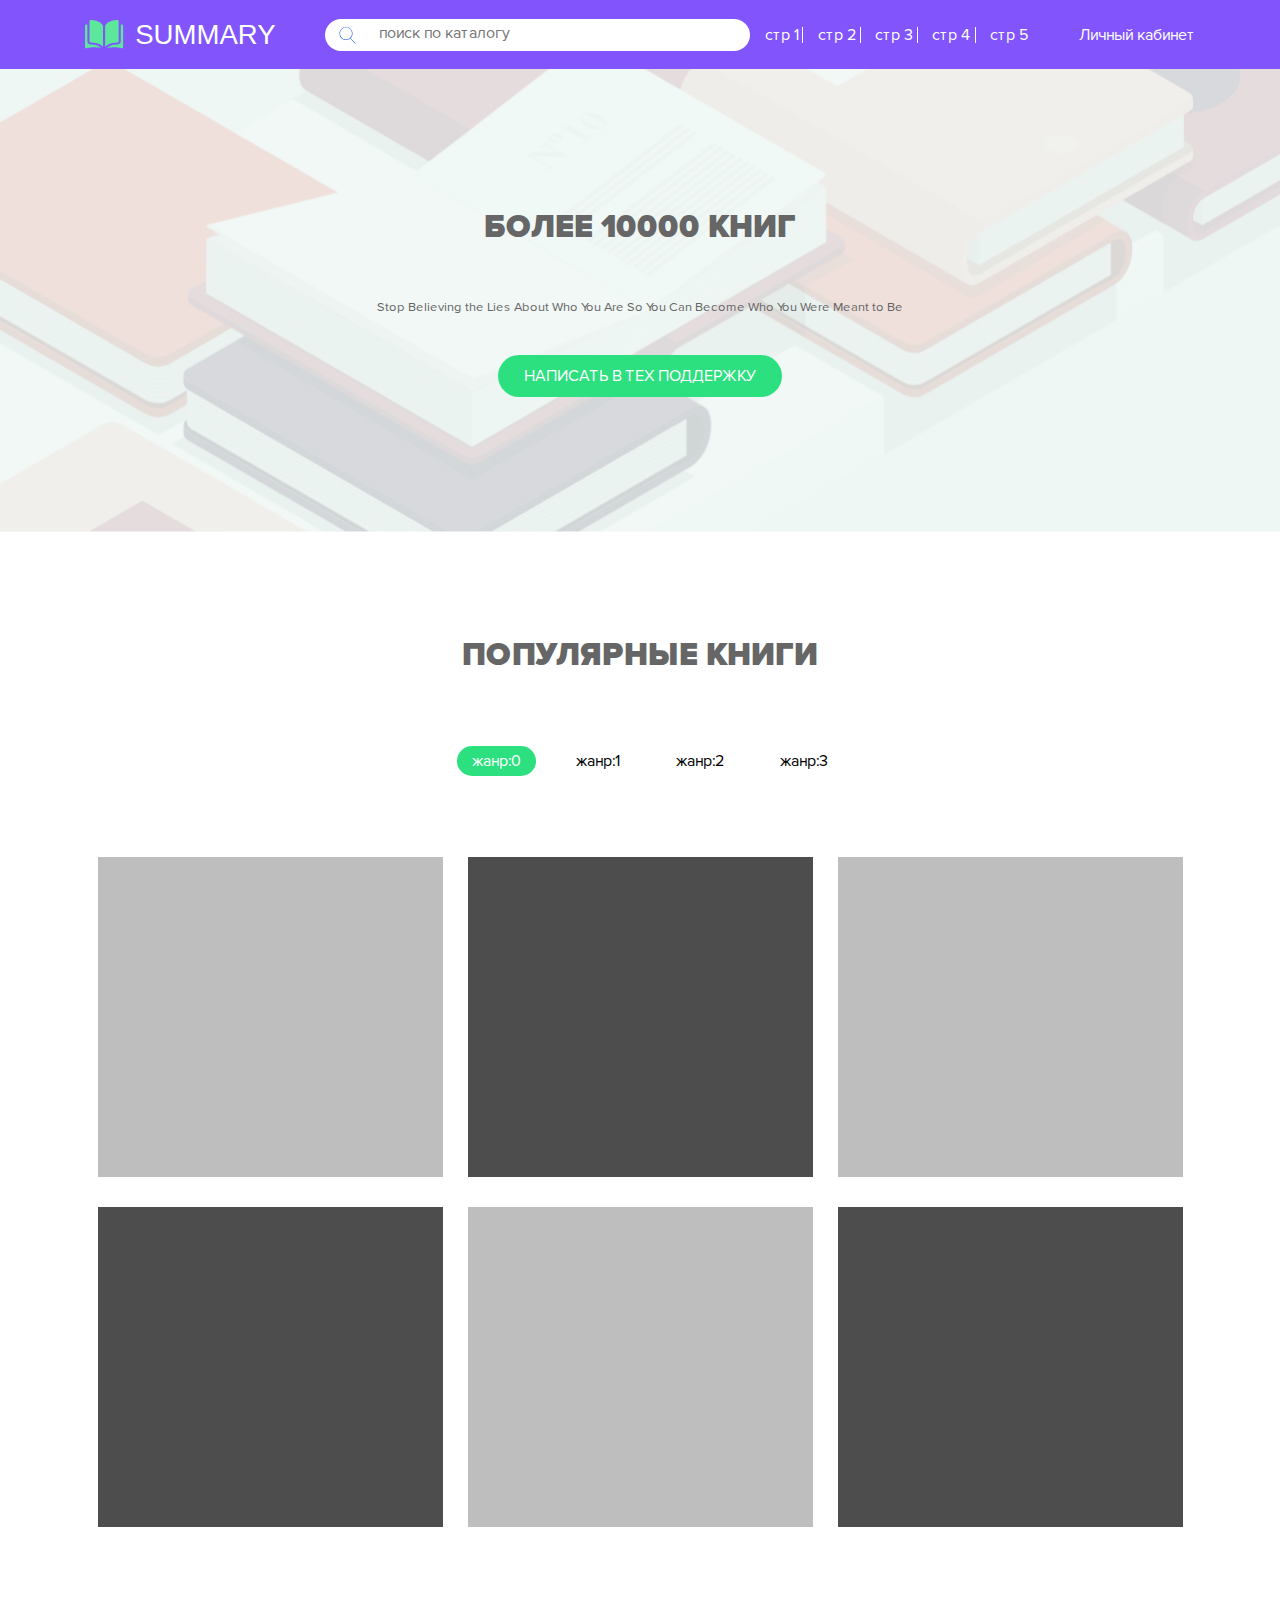
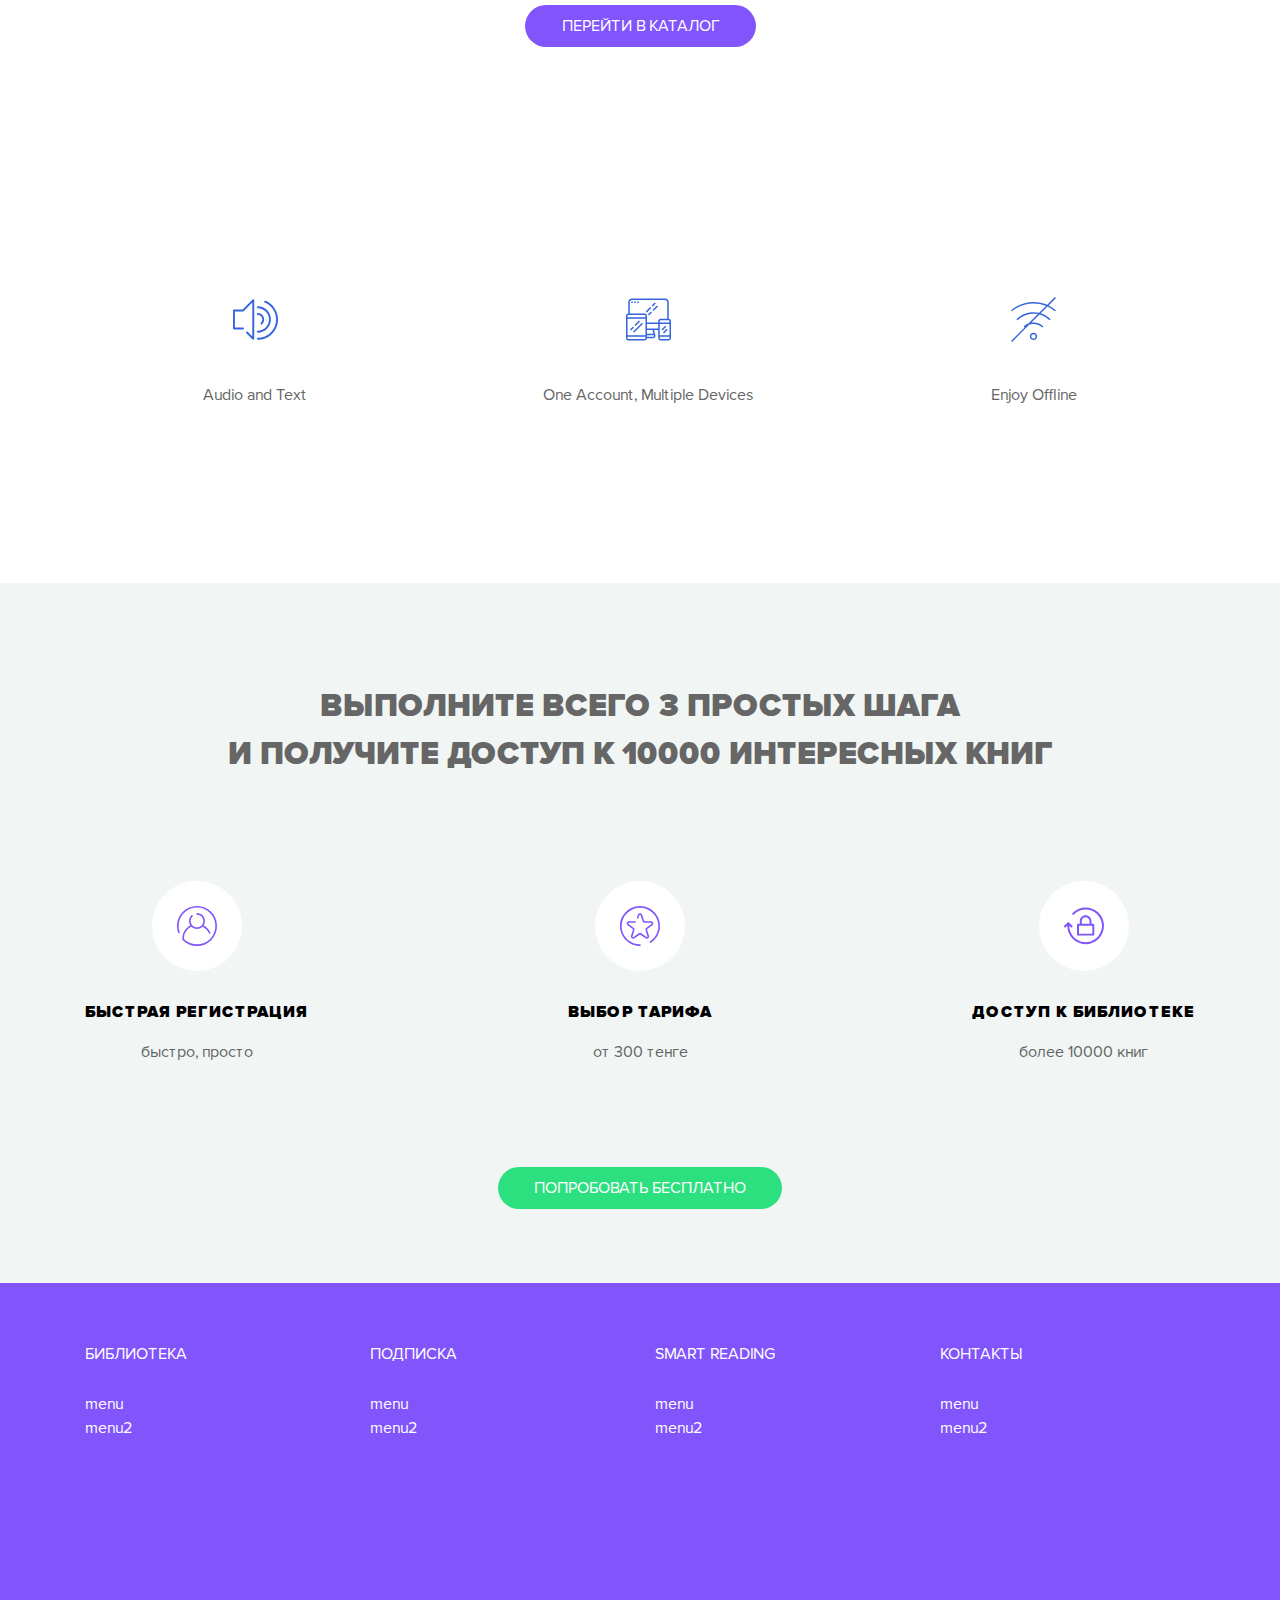
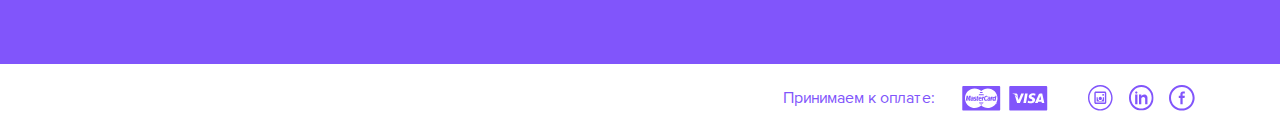
<file: index.html>
<!DOCTYPE html>
<html lang="en">
  <head>
    <meta charset="UTF-8"/>
    <meta name="viewport" content="width=device-width, initial-scale=1"/>
    <title>Book</title>
    <link rel="stylesheet" href="css/main.min.css"/>
    <script src="js/scripts.min.js"> </script>
  </head>
  <body>
    <div id="modalbg">
      <div class="modalWindow">
        <div class="modalHead">
          <p class="modalTitle">написать в тех поддержку</p><span class="close"><span class="line"></span><span class="line"></span></span>
        </div>
        <div class="modalBody">
          <form class="dfc" id="modalForm">
            <input type="text" placeholder="Ваше имя"/>
            <input type="text" placeholder="Ваш номер"/>
            <input type="submit"/>
          </form>
        </div>
      </div>
    </div>
    <header id="header">
      <div class="top-nav">
        <div class="container"><a href="#"><img class="logotype" src="img/svg/logotype.svg" alt="logotype"/></a>
          <form class="searchForm" action="index.php">
            <button class="searchBtn" type="submit"><img class="icon-top" src="img/svg/search-icon.svg" alt="search"/></button>
            <input class="searchValue" type="text" placeholder="поиск по каталогу"/>
          </form>
          <nav class="top-menu">
            <ul class="main-menu-top">
              <li class="items-list"><a href="/index.html">стр 1</a></li>
              <li class="items-list"><a href="/helpfaq.html">стр 2</a></li>
              <li class="items-list"><a href="/single.html">стр 3</a></li>
              <li class="items-list"><a href="/tarif.html">стр 4</a></li>
              <li class="items-list"><a href="/help.html">стр 5</a></li>
            </ul>
            <ul>
              <li class="items-list"><a class="main" href="#">Личный кабинет</a>
                <ul class="wrp-submenu">
                  <li><a class="parent-sub" href="#">Мой профиль</a>
                    <ul class="sublbltr">
                      <li><a href="#">Иван Иванов</a></li>
                      <li><a href="#">email@exmpl.com</a></li>
                      <li><a href="#">Начало: 01.10.2018</a></li>
                      <li><a href="#">Окончание: 01.11.2018</a></li>
                      <li><a href="#">тариф "Зачитайся"</a></li>
                    </ul>
                  </li>
                  <li><a href="#">Платежная информация</a></li>
                  <li><a href="#">Платежная информация</a></li>
                  <li><a href="#">Помощь</a></li>
                  <li><a href="#">Выйти</a></li>
                </ul>
              </li>
            </ul>
          </nav>
          <button class="btn-hum"> <span></span><span></span><span></span></button>
        </div>
      </div>
    </header>
    <div class="header-index" id="header-index">
      <div class="container">
        <div class="wrp-text-center">
          <h1 class="section-title">более 10000 книг</h1><small>Stop Believing the Lies About  Who You  Are So You Can Become Who You Were Meant to Be</small>
          <button class="btn-default large">написать в тех поддержку</button>
        </div>
      </div>
    </div>
    <section id="index-demos">
      <div class="container">
        <div class="wrp-center-text">
          <h3 class="section-title">популярные книги</h3>
          <ul class="list-genre">
            <li class="li-genre"><a class="btn-default active" href="#">Жанр:0</a>
            </li>
            <li class="li-genre"><a class="btn-gen" href="#">Жанр:1</a>
            </li>
            <li class="li-genre"><a class="btn-gen" href="#">Жанр:2</a>
            </li>
            <li class="li-genre"><a class="btn-gen" href="#">Жанр:3</a>
            </li>
          </ul>
        </div>
        <div class="demos-v">
          <div class="box"></div>
          <div class="box"></div>
          <div class="box"></div>
          <div class="box"></div>
          <div class="box"></div>
          <div class="box"></div>
        </div>
        <div class="wrp-center-text">
          <button class="purbtn btn-pu">перейти в каталог</button>
        </div>
      </div>
    </section>
    <section id="info-s">
      <div class="container">
        <div class="wrp-info-item">
          <div class="info-item">
            <div class="info-icon"><img src="../img/svg/audio.svg" alt=""/></div>
            <p class="paraq">Audio and Text</p>
          </div>
          <div class="info-item">
            <div class="info-icon"><img src="../img/svg/device.svg" alt=""/></div>
            <p class="paraq">One Account, Multiple Devices</p>
          </div>
          <div class="info-item">
            <div class="info-icon"><img src="../img/svg/wifi.svg" alt=""/></div>
            <p class="paraq">Enjoy Offline</p>
          </div>
        </div>
      </div>
    </section>
    <section id="steps">
      <div class="container">
        <h4 class="section-title">выполните всего 3 простых шага <br/> и получите доступ к 10000 интересных книг</h4>
        <div class="box-steps">
          <div class="wrp-steps">
            <div class="icon-steps"><img src="../img/svg/btrreg.svg" alt=""/></div>
            <p>Быстрая регистрация</p><small>быстро, просто</small>
          </div>
          <div class="wrp-steps">
            <div class="icon-steps"><img src="../img/svg/vibtar.svg" alt=""/></div>
            <p>Выбор тарифа</p><small>от 300 тенге</small>
          </div>
          <div class="wrp-steps">
            <div class="icon-steps"><img src="../img/svg/dostkbib.svg" alt=""/></div>
            <p>Доступ к библиотеке</p><small>более 10000 книг</small>
          </div>
        </div><a class="btn-default large centerX" href="#">Попробовать бесплатно</a>
      </div>
    </section>
    <footer class="footer" id="footer">
      <div class="container">
        <div class="row">
          <div class="col-md-3"><span class="footer-pod">БИБЛИОТЕКА</span>
            <ul>
              <li><a href="#">menu</a></li>
              <li><a href="#">menu2</a></li>
            </ul>
          </div>
          <div class="col-md-3"><span class="footer-pod">ПОДПИСКА</span>
            <ul>
              <li><a href="#">menu</a></li>
              <li><a href="#">menu2</a></li>
            </ul>
          </div>
          <div class="col-md-3"><span class="footer-pod">SMART READING</span>
            <ul>
              <li><a href="#">menu</a></li>
              <li><a href="#">menu2</a></li>
            </ul>
          </div>
          <div class="col-md-3"><span class="footer-pod">КОНТАКТЫ</span>
            <ul>
              <li><a href="#">menu</a></li>
              <li><a href="#">menu2</a></li>
            </ul>
          </div>
        </div>
      </div>
    </footer>
    <div class="container">
      <div class="sub-fo">
        <ul class="sub-fot-list">
          <li class="sub-fot-text">Принимаем к оплате:</li>
          <li class="sub-foo-icon"><a href="#"><img src="../img/svg/masterCard.svg" alt=""/></a></li>
          <li class="sub-foo-icon"><a href="#"><img src="../img/svg/visacard.svg" alt=""/></a></li>
        </ul>
        <ul class="soc-icon-footer">
          <li class="soc-item-icon"><a href="#"><img src="img/svg/inst.svg" alt=""/></a></li>
          <li class="soc-item-icon"><a href="#"><img src="img/svg/in.svg" alt=""/></a></li>
          <li class="soc-item-icon"><a href="#"><img src="img/svg/fac.svg" alt=""/></a></li>
        </ul>
      </div>
    </div>
  </body>
</html>
</file>
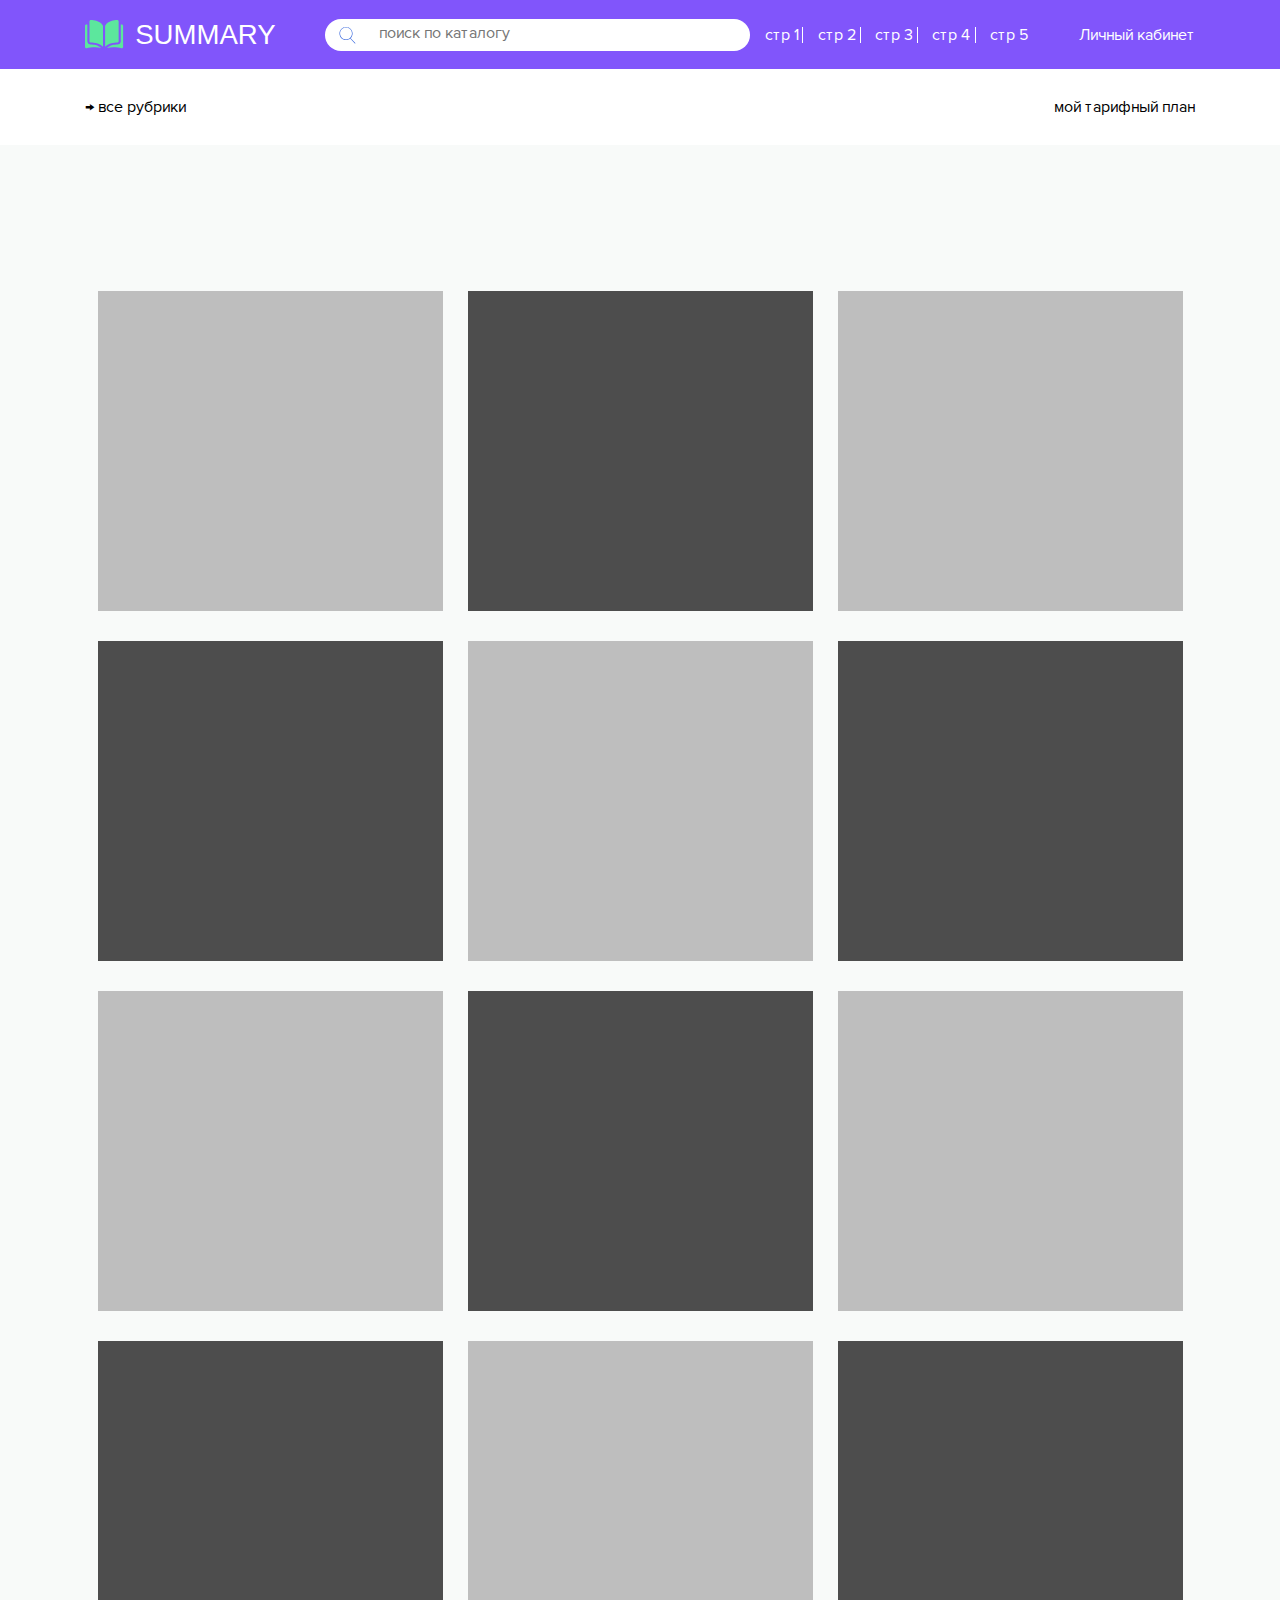
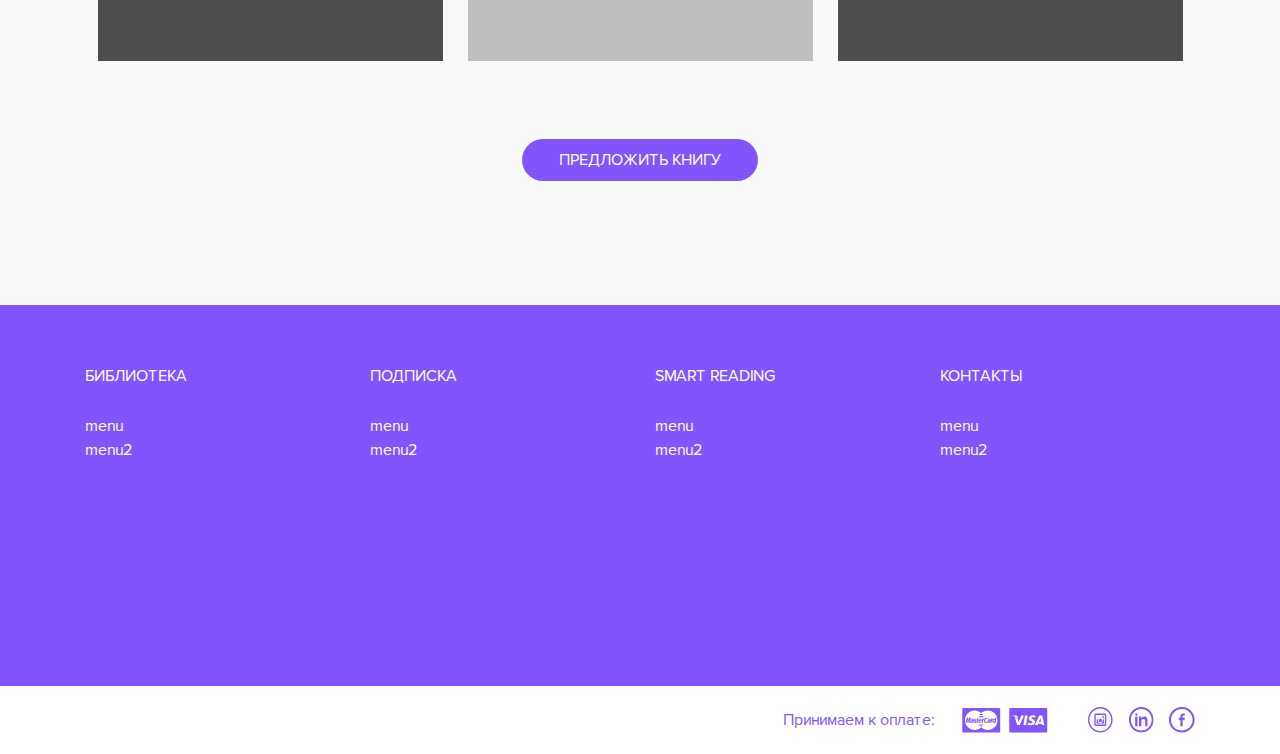
<file: allbooks.html>
<!DOCTYPE html>
<html lang="en">
  <head>
    <meta charset="UTF-8"/>
    <meta name="viewport" content="width=device-width, initial-scale=1"/>
    <title>Book</title>
    <link rel="stylesheet" href="css/main.min.css"/>
    <script src="js/scripts.min.js"> </script>
  </head>
  <body>
    <div id="modalbg">
      <div class="modalWindow">
        <div class="modalHead">
          <p class="modalTitle">написать в тех поддержку</p><span class="close"><span class="line"></span><span class="line"></span></span>
        </div>
        <div class="modalBody">
          <form class="dfc" id="modalForm">
            <input type="text" placeholder="Ваше имя"/>
            <input type="text" placeholder="Ваш номер"/>
            <input type="submit"/>
          </form>
        </div>
      </div>
    </div>
    <header id="header">
      <div class="top-nav">
        <div class="container"><a href="#"><img class="logotype" src="img/svg/logotype.svg" alt="logotype"/></a>
          <form class="searchForm" action="index.php">
            <button class="searchBtn" type="submit"><img class="icon-top" src="img/svg/search-icon.svg" alt="search"/></button>
            <input class="searchValue" type="text" placeholder="поиск по каталогу"/>
          </form>
          <nav class="top-menu">
            <ul class="main-menu-top">
              <li class="items-list"><a href="/index.html">стр 1</a></li>
              <li class="items-list"><a href="/helpfaq.html">стр 2</a></li>
              <li class="items-list"><a href="/single.html">стр 3</a></li>
              <li class="items-list"><a href="/tarif.html">стр 4</a></li>
              <li class="items-list"><a href="/help.html">стр 5</a></li>
            </ul>
            <ul>
              <li class="items-list"><a class="main" href="#">Личный кабинет</a>
                <ul class="wrp-submenu">
                  <li><a class="parent-sub" href="#">Мой профиль</a>
                    <ul class="sublbltr">
                      <li><a href="#">Иван Иванов</a></li>
                      <li><a href="#">email@exmpl.com</a></li>
                      <li><a href="#">Начало: 01.10.2018</a></li>
                      <li><a href="#">Окончание: 01.11.2018</a></li>
                      <li><a href="#">тариф "Зачитайся"</a></li>
                    </ul>
                  </li>
                  <li><a href="#">Платежная информация</a></li>
                  <li><a href="#">Платежная информация</a></li>
                  <li><a href="#">Помощь</a></li>
                  <li><a href="#">Выйти</a></li>
                </ul>
              </li>
            </ul>
          </nav>
          <button class="btn-hum"> <span></span><span></span><span></span></button>
        </div>
      </div>
    </header>
    <div class="bread">
      <div class="container">
        <div class="bread-wrp"><a href="#">→ все рубрики</a><a href="#">мой тарифный план</a></div>
      </div>
    </div>
    <section class="page" id="index-demos">
      <div class="container">
        <div class="demos-v">
          <div class="box"></div>
          <div class="box"></div>
          <div class="box"></div>
          <div class="box"></div>
          <div class="box"></div>
          <div class="box"></div>
          <div class="box"></div>
          <div class="box"></div>
          <div class="box"></div>
          <div class="box"></div>
          <div class="box"></div>
          <div class="box"></div>
        </div>
        <div class="wrp-center-text">
          <button class="purbtn btn-pu">предложить книгу</button>
        </div>
      </div>
    </section>
    <footer class="footer" id="footer">
      <div class="container">
        <div class="row">
          <div class="col-md-3"><span class="footer-pod">БИБЛИОТЕКА</span>
            <ul>
              <li><a href="#">menu</a></li>
              <li><a href="#">menu2</a></li>
            </ul>
          </div>
          <div class="col-md-3"><span class="footer-pod">ПОДПИСКА</span>
            <ul>
              <li><a href="#">menu</a></li>
              <li><a href="#">menu2</a></li>
            </ul>
          </div>
          <div class="col-md-3"><span class="footer-pod">SMART READING</span>
            <ul>
              <li><a href="#">menu</a></li>
              <li><a href="#">menu2</a></li>
            </ul>
          </div>
          <div class="col-md-3"><span class="footer-pod">КОНТАКТЫ</span>
            <ul>
              <li><a href="#">menu</a></li>
              <li><a href="#">menu2</a></li>
            </ul>
          </div>
        </div>
      </div>
    </footer>
    <div class="container">
      <div class="sub-fo">
        <ul class="sub-fot-list">
          <li class="sub-fot-text">Принимаем к оплате:</li>
          <li class="sub-foo-icon"><a href="#"><img src="../img/svg/masterCard.svg" alt=""/></a></li>
          <li class="sub-foo-icon"><a href="#"><img src="../img/svg/visacard.svg" alt=""/></a></li>
        </ul>
        <ul class="soc-icon-footer">
          <li class="soc-item-icon"><a href="#"><img src="img/svg/inst.svg" alt=""/></a></li>
          <li class="soc-item-icon"><a href="#"><img src="img/svg/in.svg" alt=""/></a></li>
          <li class="soc-item-icon"><a href="#"><img src="img/svg/fac.svg" alt=""/></a></li>
        </ul>
      </div>
    </div>
  </body>
</html>
</file>
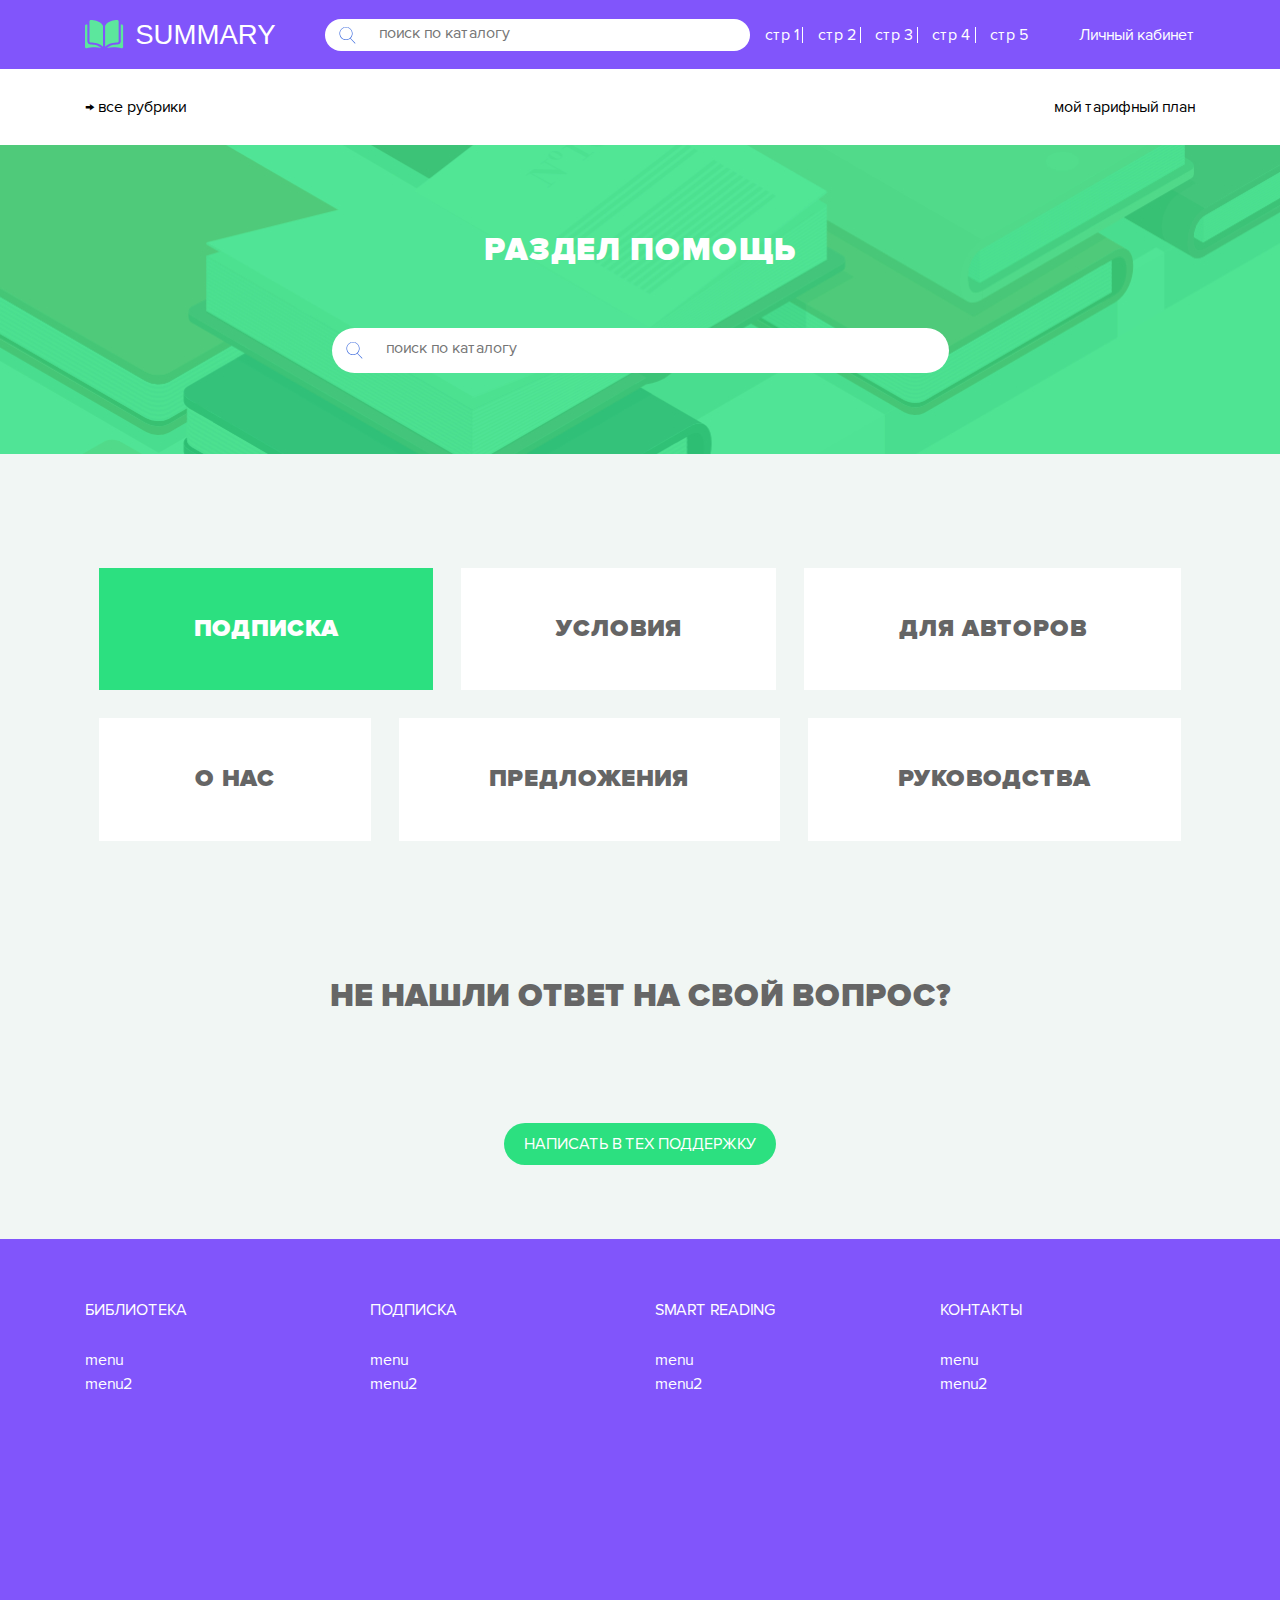
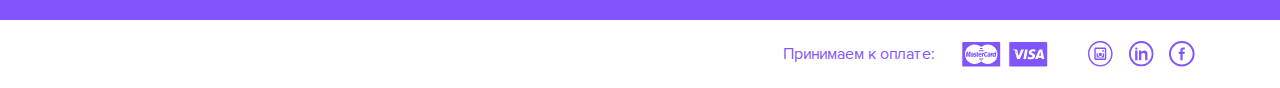
<file: help.html>
<!DOCTYPE html>
<html lang="en">
  <head>
    <meta charset="UTF-8"/>
    <meta name="viewport" content="width=device-width, initial-scale=1"/>
    <title>Book</title>
    <link rel="stylesheet" href="css/main.min.css"/>
    <script src="js/scripts.min.js"> </script>
  </head>
  <body>
    <div id="modalbg">
      <div class="modalWindow">
        <div class="modalHead">
          <p class="modalTitle">написать в тех поддержку</p><span class="close"><span class="line"></span><span class="line"></span></span>
        </div>
        <div class="modalBody">
          <form class="dfc" id="modalForm">
            <input type="text" placeholder="Ваше имя"/>
            <input type="text" placeholder="Ваш номер"/>
            <input type="submit"/>
          </form>
        </div>
      </div>
    </div>
    <header id="header">
      <div class="top-nav">
        <div class="container"><a href="#"><img class="logotype" src="img/svg/logotype.svg" alt="logotype"/></a>
          <form class="searchForm" action="index.php">
            <button class="searchBtn" type="submit"><img class="icon-top" src="img/svg/search-icon.svg" alt="search"/></button>
            <input class="searchValue" type="text" placeholder="поиск по каталогу"/>
          </form>
          <nav class="top-menu">
            <ul class="main-menu-top">
              <li class="items-list"><a href="/index.html">стр 1</a></li>
              <li class="items-list"><a href="/helpfaq.html">стр 2</a></li>
              <li class="items-list"><a href="/single.html">стр 3</a></li>
              <li class="items-list"><a href="/tarif.html">стр 4</a></li>
              <li class="items-list"><a href="/help.html">стр 5</a></li>
            </ul>
            <ul>
              <li class="items-list"><a class="main" href="#">Личный кабинет</a>
                <ul class="wrp-submenu">
                  <li><a class="parent-sub" href="#">Мой профиль</a>
                    <ul class="sublbltr">
                      <li><a href="#">Иван Иванов</a></li>
                      <li><a href="#">email@exmpl.com</a></li>
                      <li><a href="#">Начало: 01.10.2018</a></li>
                      <li><a href="#">Окончание: 01.11.2018</a></li>
                      <li><a href="#">тариф "Зачитайся"</a></li>
                    </ul>
                  </li>
                  <li><a href="#">Платежная информация</a></li>
                  <li><a href="#">Платежная информация</a></li>
                  <li><a href="#">Помощь</a></li>
                  <li><a href="#">Выйти</a></li>
                </ul>
              </li>
            </ul>
          </nav>
          <button class="btn-hum"> <span></span><span></span><span></span></button>
        </div>
      </div>
    </header>
    <div class="bread">
      <div class="container">
        <div class="bread-wrp"><a href="#">→ все рубрики</a><a href="#">мой тарифный план</a></div>
      </div>
    </div>
    <section class="dfc head-2">
      <div class="container center aic dfc">
        <h1 class="head2-title">раздел помощь</h1>
        <form class="searchForm" action="index.php">
          <button class="searchBtn" type="submit"><img class="icon-top" src="img/svg/search-icon.svg" alt="search"/></button>
          <input class="searchValue" type="text" placeholder="поиск по каталогу"/>
        </form>
      </div>
    </section>
    <section id="steps">
      <div class="container">
        <div class="df fww"><a class="item-box dfc aic jcc" href="#">
            <div class="active item-wrp df">
              <p class="namePP center">подписка</p>
            </div></a><a class="item-box dfc aic jcc" href="#">
            <div class="item-wrp df">
              <p class="namePP center">условия</p>
            </div></a><a class="item-box dfc aic jcc" href="#">
            <div class="item-wrp df">
              <p class="namePP center">для авторов</p>
            </div></a><a class="item-box dfc aic jcc" href="#">
            <div class="item-wrp df">
              <p class="namePP center">О нас</p>
            </div></a><a class="item-box dfc aic jcc" href="#">
            <div class="item-wrp df">
              <p class="namePP center">предложения</p>
            </div></a><a class="item-box dfc aic jcc" href="#">
            <div class="item-wrp df">
              <p class="namePP center">руководства</p>
            </div></a>
        </div>
      </div>
      <div class="container">
        <div class="center qq">
          <h4 class="section-title">Не нашли ответ на свой вопрос?</h4>
          <button class="btn-default">написать в тех поддержку</button>
        </div>
      </div>
    </section>
    <footer class="footer" id="footer">
      <div class="container">
        <div class="row">
          <div class="col-md-3"><span class="footer-pod">БИБЛИОТЕКА</span>
            <ul>
              <li><a href="#">menu</a></li>
              <li><a href="#">menu2</a></li>
            </ul>
          </div>
          <div class="col-md-3"><span class="footer-pod">ПОДПИСКА</span>
            <ul>
              <li><a href="#">menu</a></li>
              <li><a href="#">menu2</a></li>
            </ul>
          </div>
          <div class="col-md-3"><span class="footer-pod">SMART READING</span>
            <ul>
              <li><a href="#">menu</a></li>
              <li><a href="#">menu2</a></li>
            </ul>
          </div>
          <div class="col-md-3"><span class="footer-pod">КОНТАКТЫ</span>
            <ul>
              <li><a href="#">menu</a></li>
              <li><a href="#">menu2</a></li>
            </ul>
          </div>
        </div>
      </div>
    </footer>
    <div class="container">
      <div class="sub-fo">
        <ul class="sub-fot-list">
          <li class="sub-fot-text">Принимаем к оплате:</li>
          <li class="sub-foo-icon"><a href="#"><img src="../img/svg/masterCard.svg" alt=""/></a></li>
          <li class="sub-foo-icon"><a href="#"><img src="../img/svg/visacard.svg" alt=""/></a></li>
        </ul>
        <ul class="soc-icon-footer">
          <li class="soc-item-icon"><a href="#"><img src="img/svg/inst.svg" alt=""/></a></li>
          <li class="soc-item-icon"><a href="#"><img src="img/svg/in.svg" alt=""/></a></li>
          <li class="soc-item-icon"><a href="#"><img src="img/svg/fac.svg" alt=""/></a></li>
        </ul>
      </div>
    </div>
  </body>
</html>
</file>
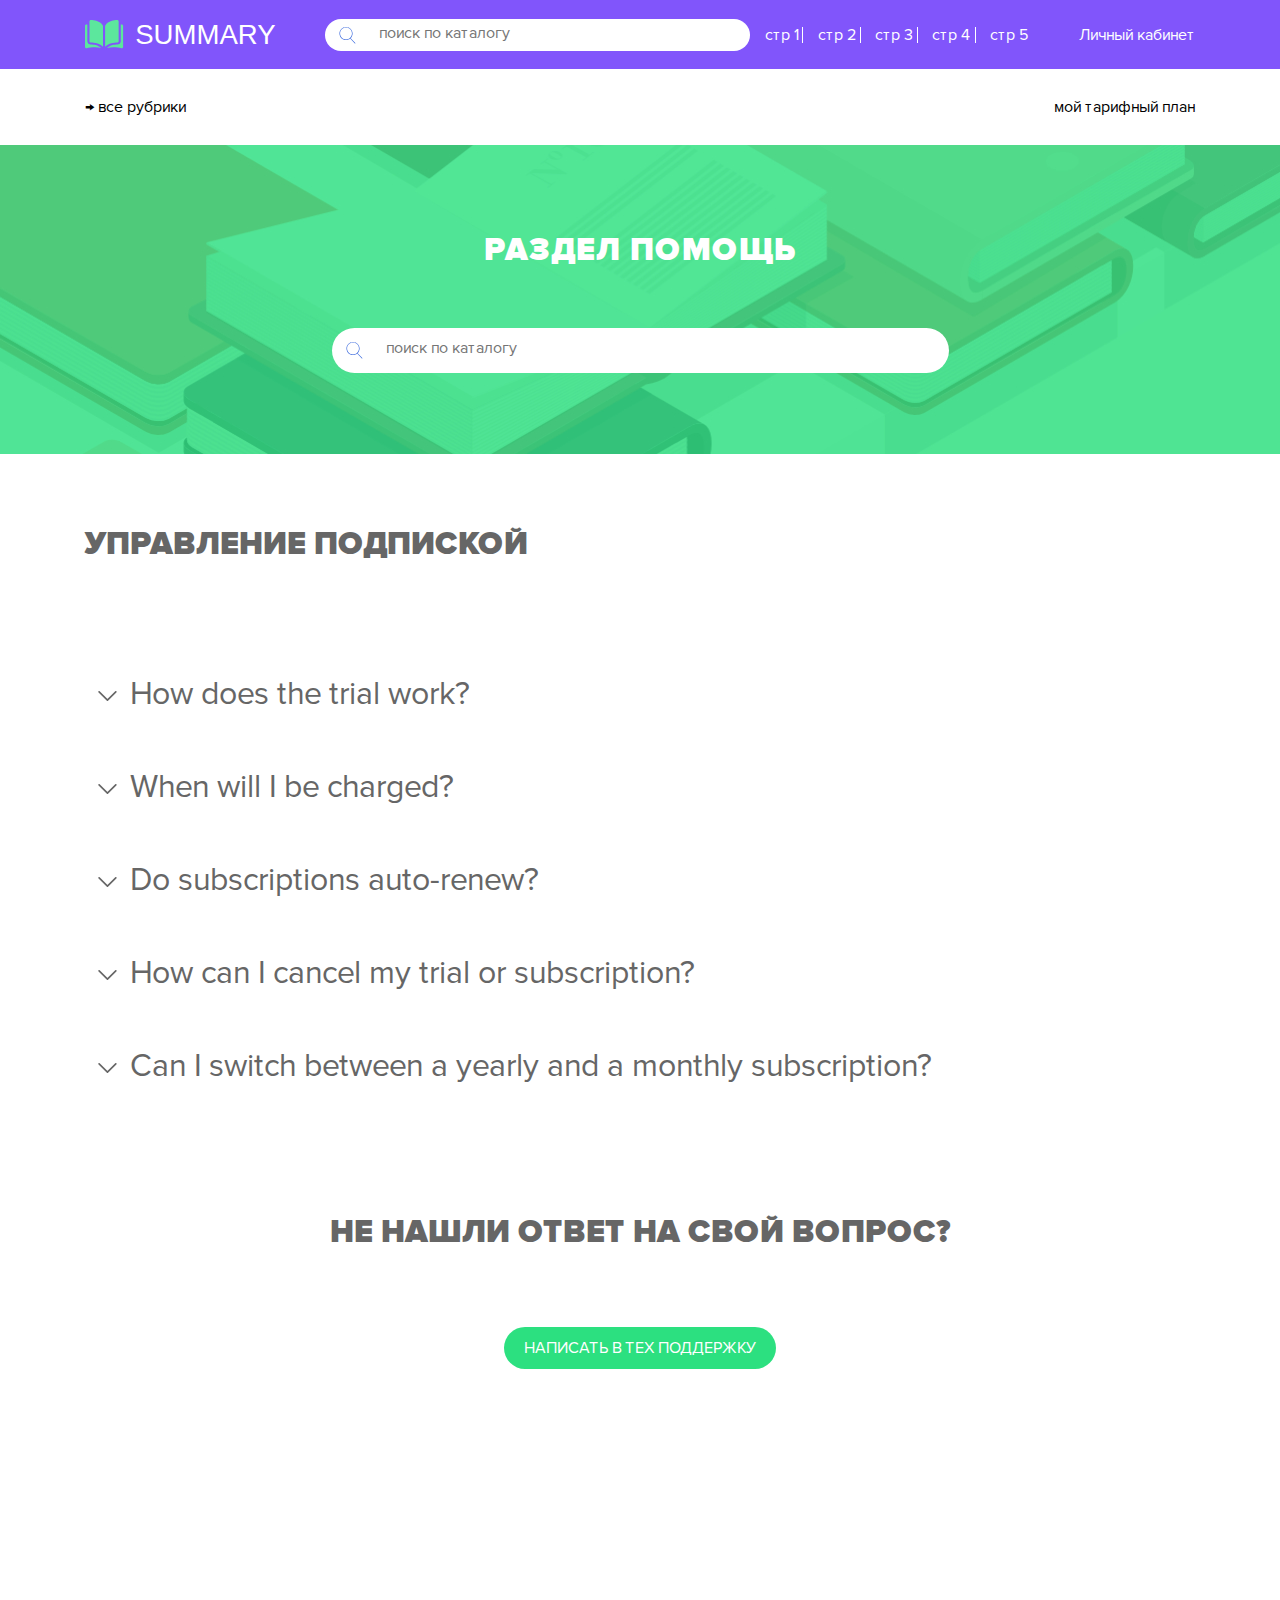
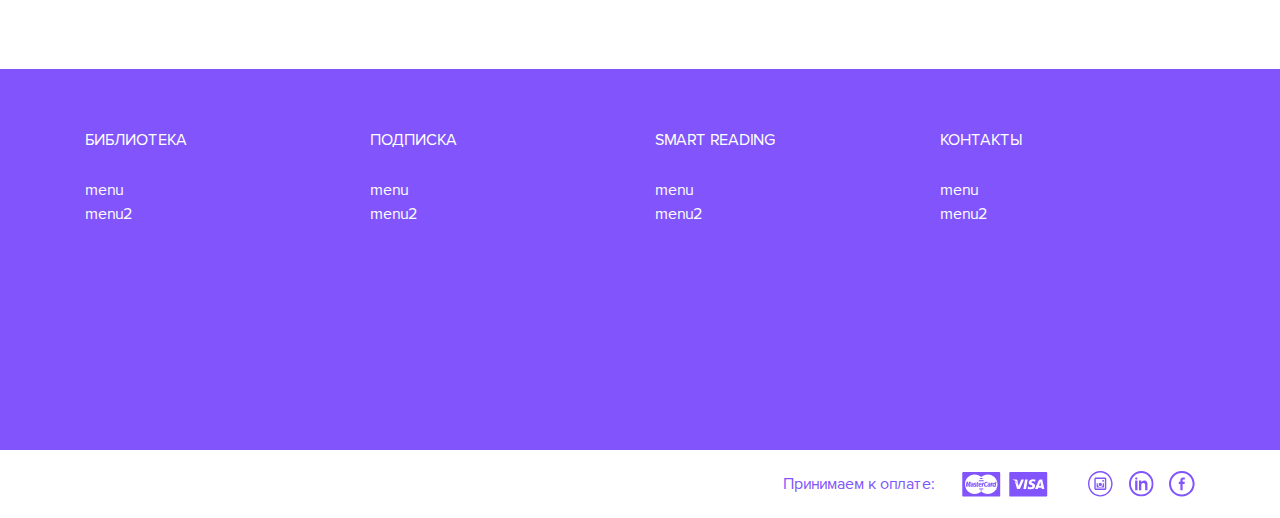
<file: helpfaq.html>
<!DOCTYPE html>
<html lang="en">
  <head>
    <meta charset="UTF-8"/>
    <meta name="viewport" content="width=device-width, initial-scale=1"/>
    <title>Book</title>
    <link rel="stylesheet" href="css/main.min.css"/>
    <script src="js/scripts.min.js"> </script>
  </head>
  <body>
    <div id="modalbg">
      <div class="modalWindow">
        <div class="modalHead">
          <p class="modalTitle">написать в тех поддержку</p><span class="close"><span class="line"></span><span class="line"></span></span>
        </div>
        <div class="modalBody">
          <form class="dfc" id="modalForm">
            <input type="text" placeholder="Ваше имя"/>
            <input type="text" placeholder="Ваш номер"/>
            <input type="submit"/>
          </form>
        </div>
      </div>
    </div>
    <header id="header">
      <div class="top-nav">
        <div class="container"><a href="#"><img class="logotype" src="img/svg/logotype.svg" alt="logotype"/></a>
          <form class="searchForm" action="index.php">
            <button class="searchBtn" type="submit"><img class="icon-top" src="img/svg/search-icon.svg" alt="search"/></button>
            <input class="searchValue" type="text" placeholder="поиск по каталогу"/>
          </form>
          <nav class="top-menu">
            <ul class="main-menu-top">
              <li class="items-list"><a href="/index.html">стр 1</a></li>
              <li class="items-list"><a href="/helpfaq.html">стр 2</a></li>
              <li class="items-list"><a href="/single.html">стр 3</a></li>
              <li class="items-list"><a href="/tarif.html">стр 4</a></li>
              <li class="items-list"><a href="/help.html">стр 5</a></li>
            </ul>
            <ul>
              <li class="items-list"><a class="main" href="#">Личный кабинет</a>
                <ul class="wrp-submenu">
                  <li><a class="parent-sub" href="#">Мой профиль</a>
                    <ul class="sublbltr">
                      <li><a href="#">Иван Иванов</a></li>
                      <li><a href="#">email@exmpl.com</a></li>
                      <li><a href="#">Начало: 01.10.2018</a></li>
                      <li><a href="#">Окончание: 01.11.2018</a></li>
                      <li><a href="#">тариф "Зачитайся"</a></li>
                    </ul>
                  </li>
                  <li><a href="#">Платежная информация</a></li>
                  <li><a href="#">Платежная информация</a></li>
                  <li><a href="#">Помощь</a></li>
                  <li><a href="#">Выйти</a></li>
                </ul>
              </li>
            </ul>
          </nav>
          <button class="btn-hum"> <span></span><span></span><span></span></button>
        </div>
      </div>
    </header>
    <div class="bread">
      <div class="container">
        <div class="bread-wrp"><a href="#">→ все рубрики</a><a href="#">мой тарифный план</a></div>
      </div>
    </div>
    <section class="dfc head-2">
      <div class="container center aic dfc">
        <h1 class="head2-title">раздел помощь</h1>
        <form class="searchForm" action="index.php">
          <button class="searchBtn" type="submit"><img class="icon-top" src="img/svg/search-icon.svg" alt="search"/></button>
          <input class="searchValue" type="text" placeholder="поиск по каталогу"/>
        </form>
      </div>
    </section>
    <section class="faq-sectino">
      <div class="container">
        <h1 class="section-title tal">управление подпиской</h1>
        <div class="wrp-faq pm"><a class="click-faq" href="#"><span class="arr"><img src="../img/svg/arrow.svg" alt="aa"/></span>How does the trial work?</a>
          <p class="otvet desc">Lorem ipsum dolor sit amet, consectetur adipisicing elit. Error inventore dolores rem veritatis earum. Quasi?</p><a class="click-faq" href="#"><span class="arr"><img src="../img/svg/arrow.svg" alt="aa"/></span>When will I be charged?</a>
          <p class="otvet desc">Lorem ipsum dolor sit amet, consectetur adipisicing elit. Error inventore dolores rem veritatis earum. Quasi?</p><a class="click-faq" href="#"><span class="arr"><img src="../img/svg/arrow.svg" alt="aa"/></span>Do subscriptions auto-renew?</a>
          <p class="otvet desc">Lorem ipsum dolor sit amet, consectetur adipisicing elit. Error inventore dolores rem veritatis earum. Quasi?</p><a class="click-faq" href="#"><span class="arr"><img src="../img/svg/arrow.svg" alt="aa"/></span>How can I cancel my trial or subscription?</a>
          <p class="otvet desc">Lorem ipsum dolor sit amet, consectetur adipisicing elit. Error inventore dolores rem veritatis earum. Quasi?</p><a class="click-faq" href="#"><span class="arr"><img src="../img/svg/arrow.svg" alt="aa"/></span>Can I switch between a yearly and a monthly subscription?</a>
          <p class="otvet desc">Lorem ipsum dolor sit amet, consectetur adipisicing elit. Error inventore dolores rem veritatis earum. Quasi?Lorem ipsum dolor sit amet, consectetur adipisicing elit. Error inventore dolores rem veritatis earum. Quasi?Lorem ipsum dolor sit amet, consectetur adipisicing elit. Error inventore dolores rem veritatis earum. Quasi?Lorem ipsum dolor sit amet, consectetur adipisicing elit. Error inventore dolores rem veritatis earum. Quasi?Lorem ipsum dolor sit amet, consectetur adipisicing elit. Error inventore dolores rem veritatis earum. Quasi?Lorem ipsum dolor sit amet, consectetur adipisicing elit. Error inventore dolores rem veritatis earum. Quasi?Lorem ipsum dolor sit amet, consectetur adipisicing elit. Error inventore dolores rem veritatis earum. Quasi?Lorem ipsum dolor sit amet, consectetur adipisicing elit. Error inventore dolores rem veritatis earum. Quasi?</p>
        </div>
      </div>
      <div class="container">
        <div class="center qq">
          <h4 class="section-title">Не нашли ответ на свой вопрос?</h4>
          <button class="btn-default">написать в тех поддержку</button>
        </div>
      </div>
    </section>
    <footer class="footer" id="footer">
      <div class="container">
        <div class="row">
          <div class="col-md-3"><span class="footer-pod">БИБЛИОТЕКА</span>
            <ul>
              <li><a href="#">menu</a></li>
              <li><a href="#">menu2</a></li>
            </ul>
          </div>
          <div class="col-md-3"><span class="footer-pod">ПОДПИСКА</span>
            <ul>
              <li><a href="#">menu</a></li>
              <li><a href="#">menu2</a></li>
            </ul>
          </div>
          <div class="col-md-3"><span class="footer-pod">SMART READING</span>
            <ul>
              <li><a href="#">menu</a></li>
              <li><a href="#">menu2</a></li>
            </ul>
          </div>
          <div class="col-md-3"><span class="footer-pod">КОНТАКТЫ</span>
            <ul>
              <li><a href="#">menu</a></li>
              <li><a href="#">menu2</a></li>
            </ul>
          </div>
        </div>
      </div>
    </footer>
    <div class="container">
      <div class="sub-fo">
        <ul class="sub-fot-list">
          <li class="sub-fot-text">Принимаем к оплате:</li>
          <li class="sub-foo-icon"><a href="#"><img src="../img/svg/masterCard.svg" alt=""/></a></li>
          <li class="sub-foo-icon"><a href="#"><img src="../img/svg/visacard.svg" alt=""/></a></li>
        </ul>
        <ul class="soc-icon-footer">
          <li class="soc-item-icon"><a href="#"><img src="img/svg/inst.svg" alt=""/></a></li>
          <li class="soc-item-icon"><a href="#"><img src="img/svg/in.svg" alt=""/></a></li>
          <li class="soc-item-icon"><a href="#"><img src="img/svg/fac.svg" alt=""/></a></li>
        </ul>
      </div>
    </div>
  </body>
</html>
</file>
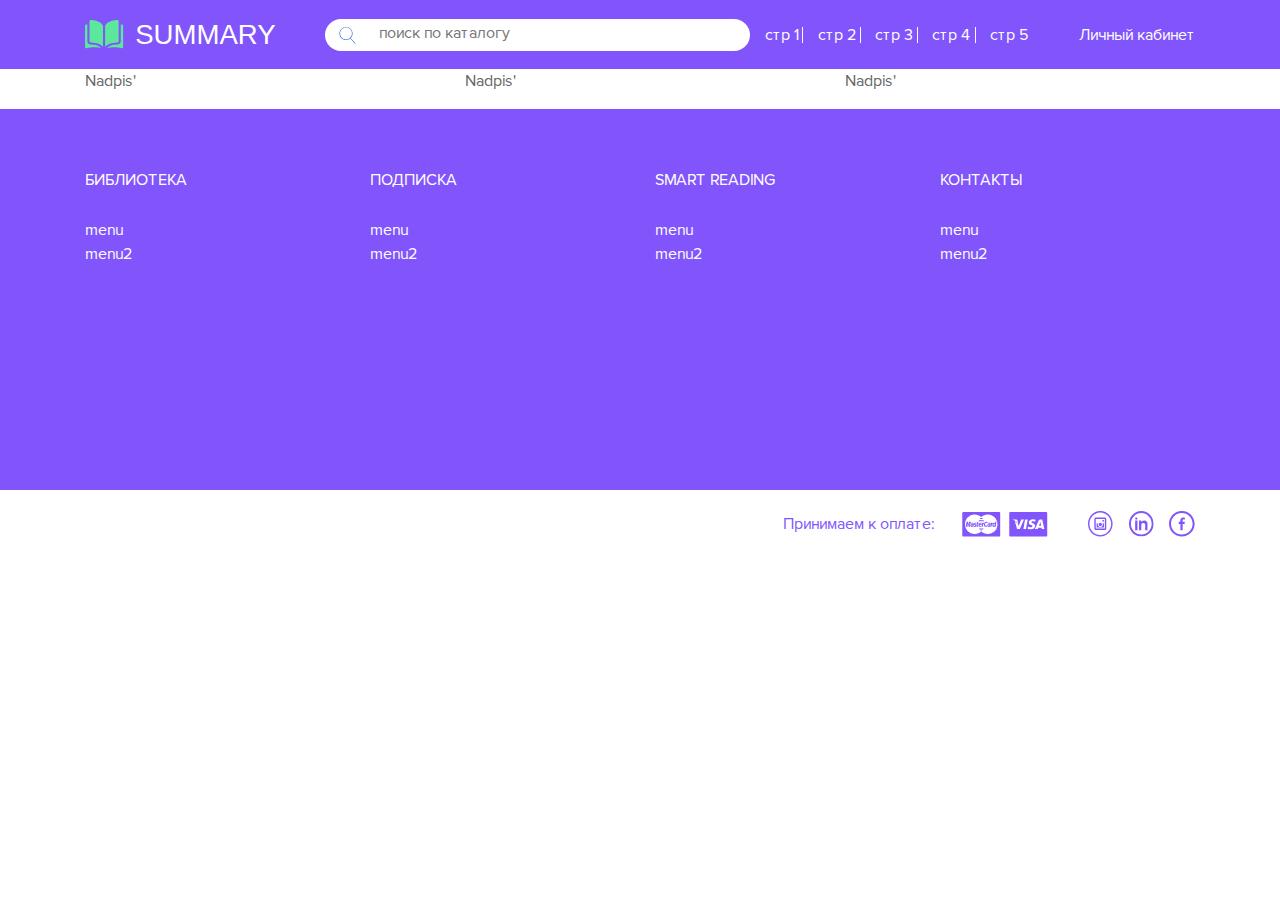
<file: page.html>
<!DOCTYPE html>
<html lang="en">
  <head>
    <meta charset="UTF-8"/>
    <meta name="viewport" content="width=device-width, initial-scale=1"/>
    <title>Book</title>
    <link rel="stylesheet" href="css/main.min.css"/>
    <script src="js/scripts.min.js"> </script>
  </head>
  <body>
    <div id="modalbg">
      <div class="modalWindow">
        <div class="modalHead">
          <p class="modalTitle">написать в тех поддержку</p><span class="close"><span class="line"></span><span class="line"></span></span>
        </div>
        <div class="modalBody">
          <form class="dfc" id="modalForm">
            <input type="text" placeholder="Ваше имя"/>
            <input type="text" placeholder="Ваш номер"/>
            <input type="submit"/>
          </form>
        </div>
      </div>
    </div>
    <header id="header">
      <div class="top-nav">
        <div class="container"><a href="#"><img class="logotype" src="img/svg/logotype.svg" alt="logotype"/></a>
          <form class="searchForm" action="index.php">
            <button class="searchBtn" type="submit"><img class="icon-top" src="img/svg/search-icon.svg" alt="search"/></button>
            <input class="searchValue" type="text" placeholder="поиск по каталогу"/>
          </form>
          <nav class="top-menu">
            <ul class="main-menu-top">
              <li class="items-list"><a href="/index.html">стр 1</a></li>
              <li class="items-list"><a href="/helpfaq.html">стр 2</a></li>
              <li class="items-list"><a href="/single.html">стр 3</a></li>
              <li class="items-list"><a href="/tarif.html">стр 4</a></li>
              <li class="items-list"><a href="/help.html">стр 5</a></li>
            </ul>
            <ul>
              <li class="items-list"><a class="main" href="#">Личный кабинет</a>
                <ul class="wrp-submenu">
                  <li><a class="parent-sub" href="#">Мой профиль</a>
                    <ul class="sublbltr">
                      <li><a href="#">Иван Иванов</a></li>
                      <li><a href="#">email@exmpl.com</a></li>
                      <li><a href="#">Начало: 01.10.2018</a></li>
                      <li><a href="#">Окончание: 01.11.2018</a></li>
                      <li><a href="#">тариф "Зачитайся"</a></li>
                    </ul>
                  </li>
                  <li><a href="#">Платежная информация</a></li>
                  <li><a href="#">Платежная информация</a></li>
                  <li><a href="#">Помощь</a></li>
                  <li><a href="#">Выйти</a></li>
                </ul>
              </li>
            </ul>
          </nav>
          <button class="btn-hum"> <span></span><span></span><span></span></button>
        </div>
      </div>
    </header>
    <div class="container">
      <div class="row">
        <div class="col">
          <p>Nadpis'</p>
        </div>
        <div class="col">
          <p>Nadpis'</p>
        </div>
        <div class="col">
          <p>Nadpis'</p>
        </div>
      </div>
    </div>
    <footer class="footer" id="footer">
      <div class="container">
        <div class="row">
          <div class="col-md-3"><span class="footer-pod">БИБЛИОТЕКА</span>
            <ul>
              <li><a href="#">menu</a></li>
              <li><a href="#">menu2</a></li>
            </ul>
          </div>
          <div class="col-md-3"><span class="footer-pod">ПОДПИСКА</span>
            <ul>
              <li><a href="#">menu</a></li>
              <li><a href="#">menu2</a></li>
            </ul>
          </div>
          <div class="col-md-3"><span class="footer-pod">SMART READING</span>
            <ul>
              <li><a href="#">menu</a></li>
              <li><a href="#">menu2</a></li>
            </ul>
          </div>
          <div class="col-md-3"><span class="footer-pod">КОНТАКТЫ</span>
            <ul>
              <li><a href="#">menu</a></li>
              <li><a href="#">menu2</a></li>
            </ul>
          </div>
        </div>
      </div>
    </footer>
    <div class="container">
      <div class="sub-fo">
        <ul class="sub-fot-list">
          <li class="sub-fot-text">Принимаем к оплате:</li>
          <li class="sub-foo-icon"><a href="#"><img src="../img/svg/masterCard.svg" alt=""/></a></li>
          <li class="sub-foo-icon"><a href="#"><img src="../img/svg/visacard.svg" alt=""/></a></li>
        </ul>
        <ul class="soc-icon-footer">
          <li class="soc-item-icon"><a href="#"><img src="img/svg/inst.svg" alt=""/></a></li>
          <li class="soc-item-icon"><a href="#"><img src="img/svg/in.svg" alt=""/></a></li>
          <li class="soc-item-icon"><a href="#"><img src="img/svg/fac.svg" alt=""/></a></li>
        </ul>
      </div>
    </div>
  </body>
</html>
</file>
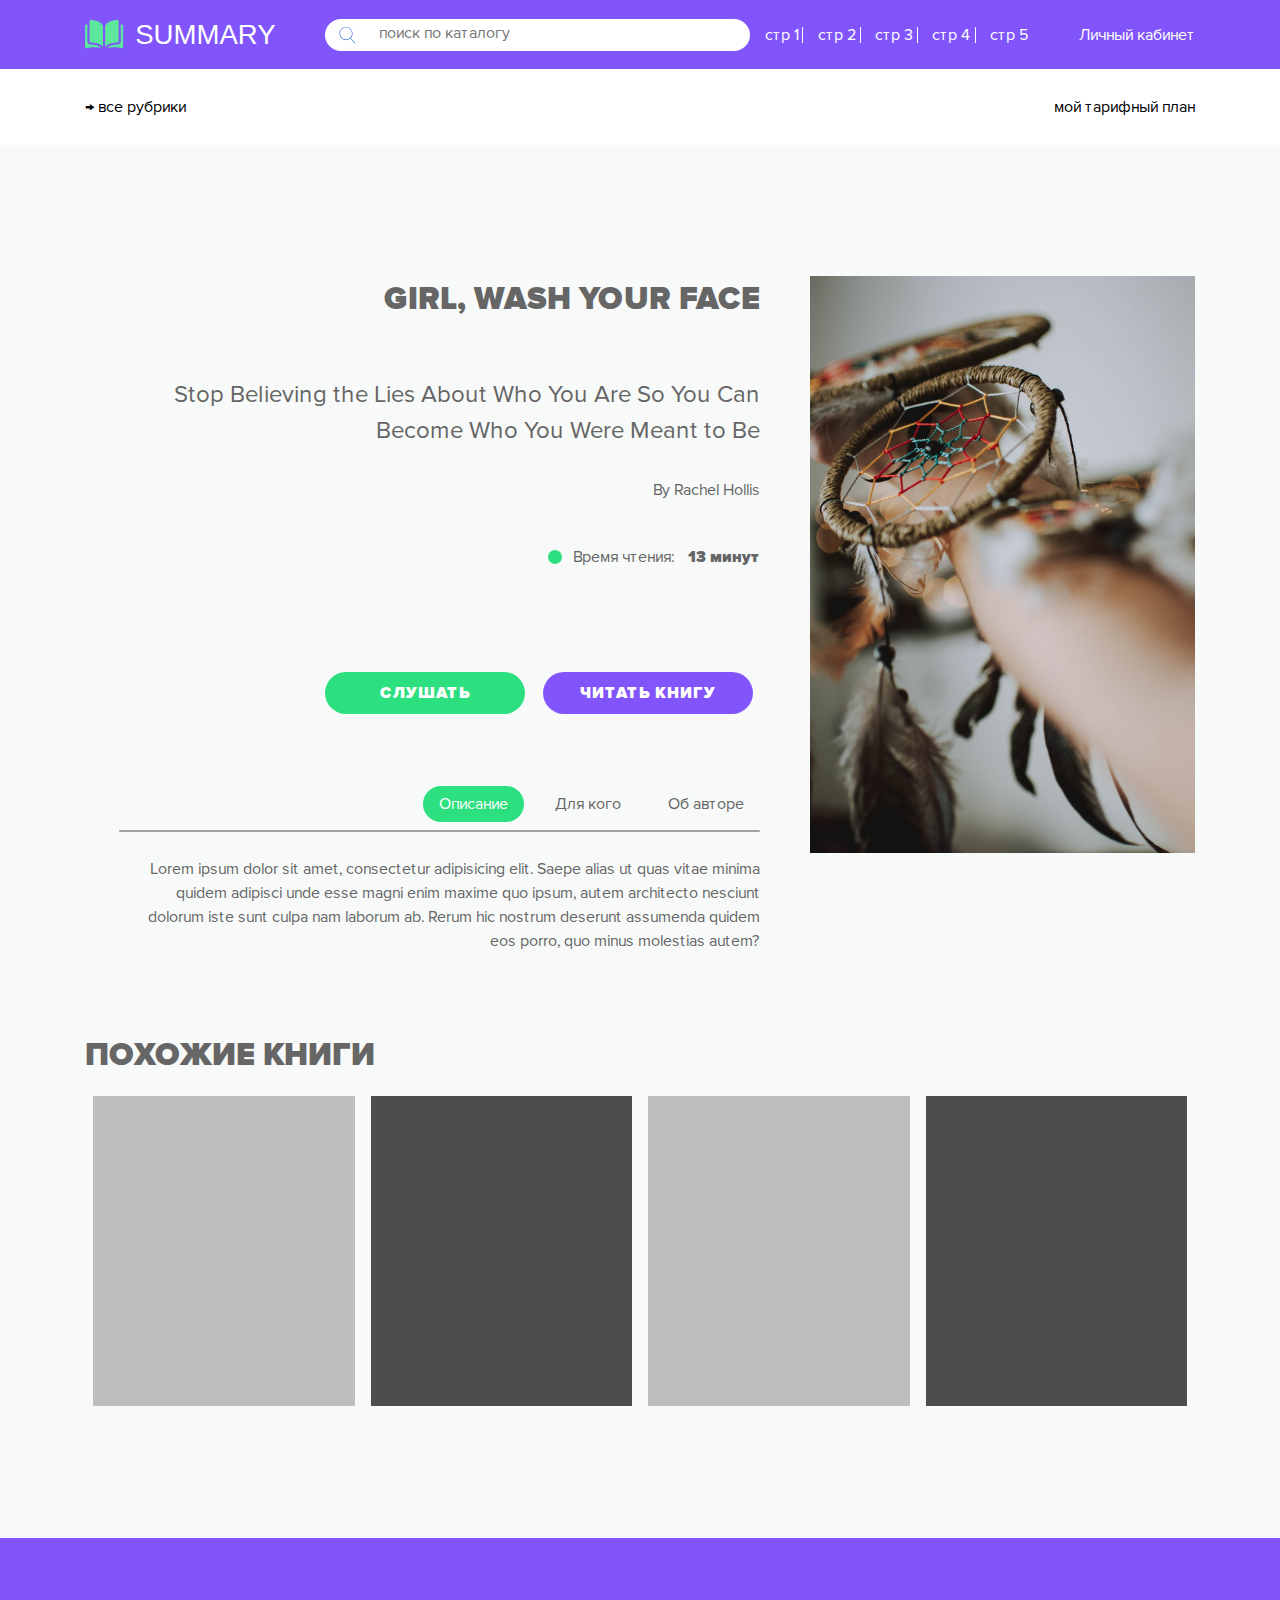
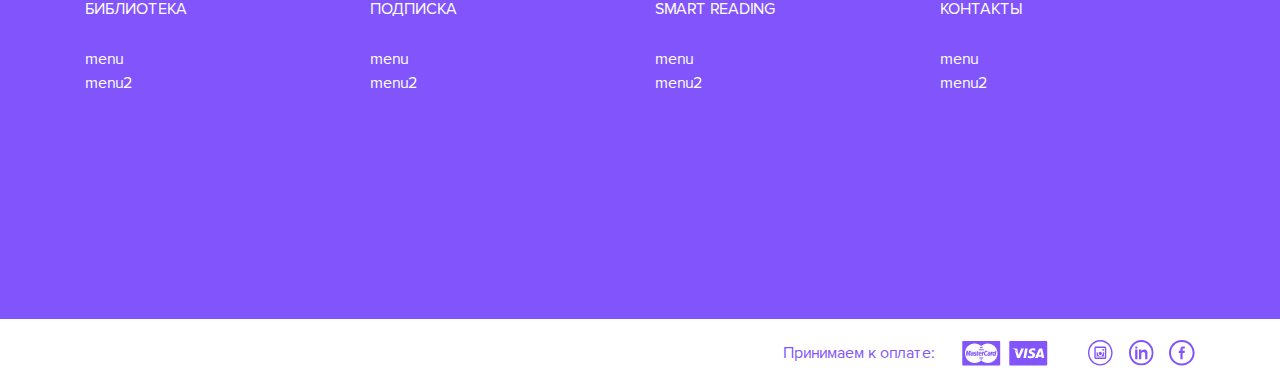
<file: single.html>
<!DOCTYPE html>
<html lang="en">
  <head>
    <meta charset="UTF-8"/>
    <meta name="viewport" content="width=device-width, initial-scale=1"/>
    <title>Book</title>
    <link rel="stylesheet" href="css/main.min.css"/>
    <script src="js/scripts.min.js"> </script>
  </head>
  <body>
    <div id="modalbg">
      <div class="modalWindow">
        <div class="modalHead">
          <p class="modalTitle">написать в тех поддержку</p><span class="close"><span class="line"></span><span class="line"></span></span>
        </div>
        <div class="modalBody">
          <form class="dfc" id="modalForm">
            <input type="text" placeholder="Ваше имя"/>
            <input type="text" placeholder="Ваш номер"/>
            <input type="submit"/>
          </form>
        </div>
      </div>
    </div>
    <header id="header">
      <div class="top-nav">
        <div class="container"><a href="#"><img class="logotype" src="img/svg/logotype.svg" alt="logotype"/></a>
          <form class="searchForm" action="index.php">
            <button class="searchBtn" type="submit"><img class="icon-top" src="img/svg/search-icon.svg" alt="search"/></button>
            <input class="searchValue" type="text" placeholder="поиск по каталогу"/>
          </form>
          <nav class="top-menu">
            <ul class="main-menu-top">
              <li class="items-list"><a href="/index.html">стр 1</a></li>
              <li class="items-list"><a href="/helpfaq.html">стр 2</a></li>
              <li class="items-list"><a href="/single.html">стр 3</a></li>
              <li class="items-list"><a href="/tarif.html">стр 4</a></li>
              <li class="items-list"><a href="/help.html">стр 5</a></li>
            </ul>
            <ul>
              <li class="items-list"><a class="main" href="#">Личный кабинет</a>
                <ul class="wrp-submenu">
                  <li><a class="parent-sub" href="#">Мой профиль</a>
                    <ul class="sublbltr">
                      <li><a href="#">Иван Иванов</a></li>
                      <li><a href="#">email@exmpl.com</a></li>
                      <li><a href="#">Начало: 01.10.2018</a></li>
                      <li><a href="#">Окончание: 01.11.2018</a></li>
                      <li><a href="#">тариф "Зачитайся"</a></li>
                    </ul>
                  </li>
                  <li><a href="#">Платежная информация</a></li>
                  <li><a href="#">Платежная информация</a></li>
                  <li><a href="#">Помощь</a></li>
                  <li><a href="#">Выйти</a></li>
                </ul>
              </li>
            </ul>
          </nav>
          <button class="btn-hum"> <span></span><span></span><span></span></button>
        </div>
      </div>
    </header>
    <div class="bread">
      <div class="container">
        <div class="bread-wrp"><a href="#">→ все рубрики</a><a href="#">мой тарифный план</a></div>
      </div>
    </div>
    <section class="page" id="index-demos">
      <div class="container">
        <div class="demos-v">
          <div class="wrp-single">
            <div class="wrp-single-info">
              <h3 class="section-title single">Girl, Wash Your Face</h3>
              <p class="single-description">Stop Believing the Lies About  Who You  Are So You Can Become Who You Were Meant to Be</p><small class="short-desct">By Rachel Hollis</small>
              <div class="wrp-info-time"><span class="status"></span><span class="text-time">Время чтения:</span><span class="self-time">13 минут</span></div>
              <div class="wrp-btn-single">
                <button class="btn-default">слушать</button>
                <button class="btn-pu">читать книгу</button>
              </div>
              <div class="wrap-tabs">
                <ul class="tabs-nav">
                  <li class="active" tab-index="1">Описание</li>
                  <li tab-index="2">Для кого</li>
                  <li tab-index="3">Об авторе</li>
                </ul>
                <ul class="tabs-content">
                  <li class="active" index="1">
                    <p> Lorem ipsum dolor sit amet, consectetur adipisicing elit. Saepe alias ut quas vitae minima quidem adipisci unde esse magni enim maxime quo ipsum, autem architecto nesciunt dolorum iste sunt culpa nam laborum ab. Rerum hic nostrum deserunt assumenda quidem eos porro, quo minus molestias autem?</p>
                  </li>
                  <li index="2">
                    <p>ddStop Believing the Lies About  Who You  Are So You Can Become Who You Were Meant to Be</p>
                  </li>
                  <li index="3">
                    <p> Lorem ipsum dolor sit amet, consectetur adipisicing elit. Corrupti, porro, doloribus. Animi quis unde reprehenderit, distinctio sed dignissimos, possimus facilis ratione ab officiis voluptates nemo sequi. Similique necessitatibus libero blanditiis nulla unde sint provident corporis totam pariatur neque cumque dolore, illum dolorum esse quos nihil doloremque consequuntur ipsa veritatis, itaque soluta optio aut quibusdam. Delectus doloremque fugiat veritatis accusantium est blanditiis rem! Maiores voluptate, quasi nihil! Voluptates perferendis, amet neque corrupti at dicta quisquam dolorum architecto voluptas soluta expedita blanditiis nostrum laboriosam, eius cupiditate, maxime sunt magnam harum. Harum reiciendis iste ullam est, facere quo consectetur repudiandae tempore blanditiis odit.</p>
                  </li>
                </ul>
              </div>
            </div>
            <div class="wrp-single-album"><img src="../img/single.jpg" alt=""/></div>
          </div>
        </div>
        <div class="wrp-pohozh">
          <h4 class="section-title tal">похожие книги</h4>
          <div class="pohozh">
            <div class="box"></div>
            <div class="box"></div>
            <div class="box"></div>
            <div class="box"></div>
          </div>
        </div>
      </div>
    </section>
    <footer class="footer" id="footer">
      <div class="container">
        <div class="row">
          <div class="col-md-3"><span class="footer-pod">БИБЛИОТЕКА</span>
            <ul>
              <li><a href="#">menu</a></li>
              <li><a href="#">menu2</a></li>
            </ul>
          </div>
          <div class="col-md-3"><span class="footer-pod">ПОДПИСКА</span>
            <ul>
              <li><a href="#">menu</a></li>
              <li><a href="#">menu2</a></li>
            </ul>
          </div>
          <div class="col-md-3"><span class="footer-pod">SMART READING</span>
            <ul>
              <li><a href="#">menu</a></li>
              <li><a href="#">menu2</a></li>
            </ul>
          </div>
          <div class="col-md-3"><span class="footer-pod">КОНТАКТЫ</span>
            <ul>
              <li><a href="#">menu</a></li>
              <li><a href="#">menu2</a></li>
            </ul>
          </div>
        </div>
      </div>
    </footer>
    <div class="container">
      <div class="sub-fo">
        <ul class="sub-fot-list">
          <li class="sub-fot-text">Принимаем к оплате:</li>
          <li class="sub-foo-icon"><a href="#"><img src="../img/svg/masterCard.svg" alt=""/></a></li>
          <li class="sub-foo-icon"><a href="#"><img src="../img/svg/visacard.svg" alt=""/></a></li>
        </ul>
        <ul class="soc-icon-footer">
          <li class="soc-item-icon"><a href="#"><img src="img/svg/inst.svg" alt=""/></a></li>
          <li class="soc-item-icon"><a href="#"><img src="img/svg/in.svg" alt=""/></a></li>
          <li class="soc-item-icon"><a href="#"><img src="img/svg/fac.svg" alt=""/></a></li>
        </ul>
      </div>
    </div>
  </body>
</html>
</file>
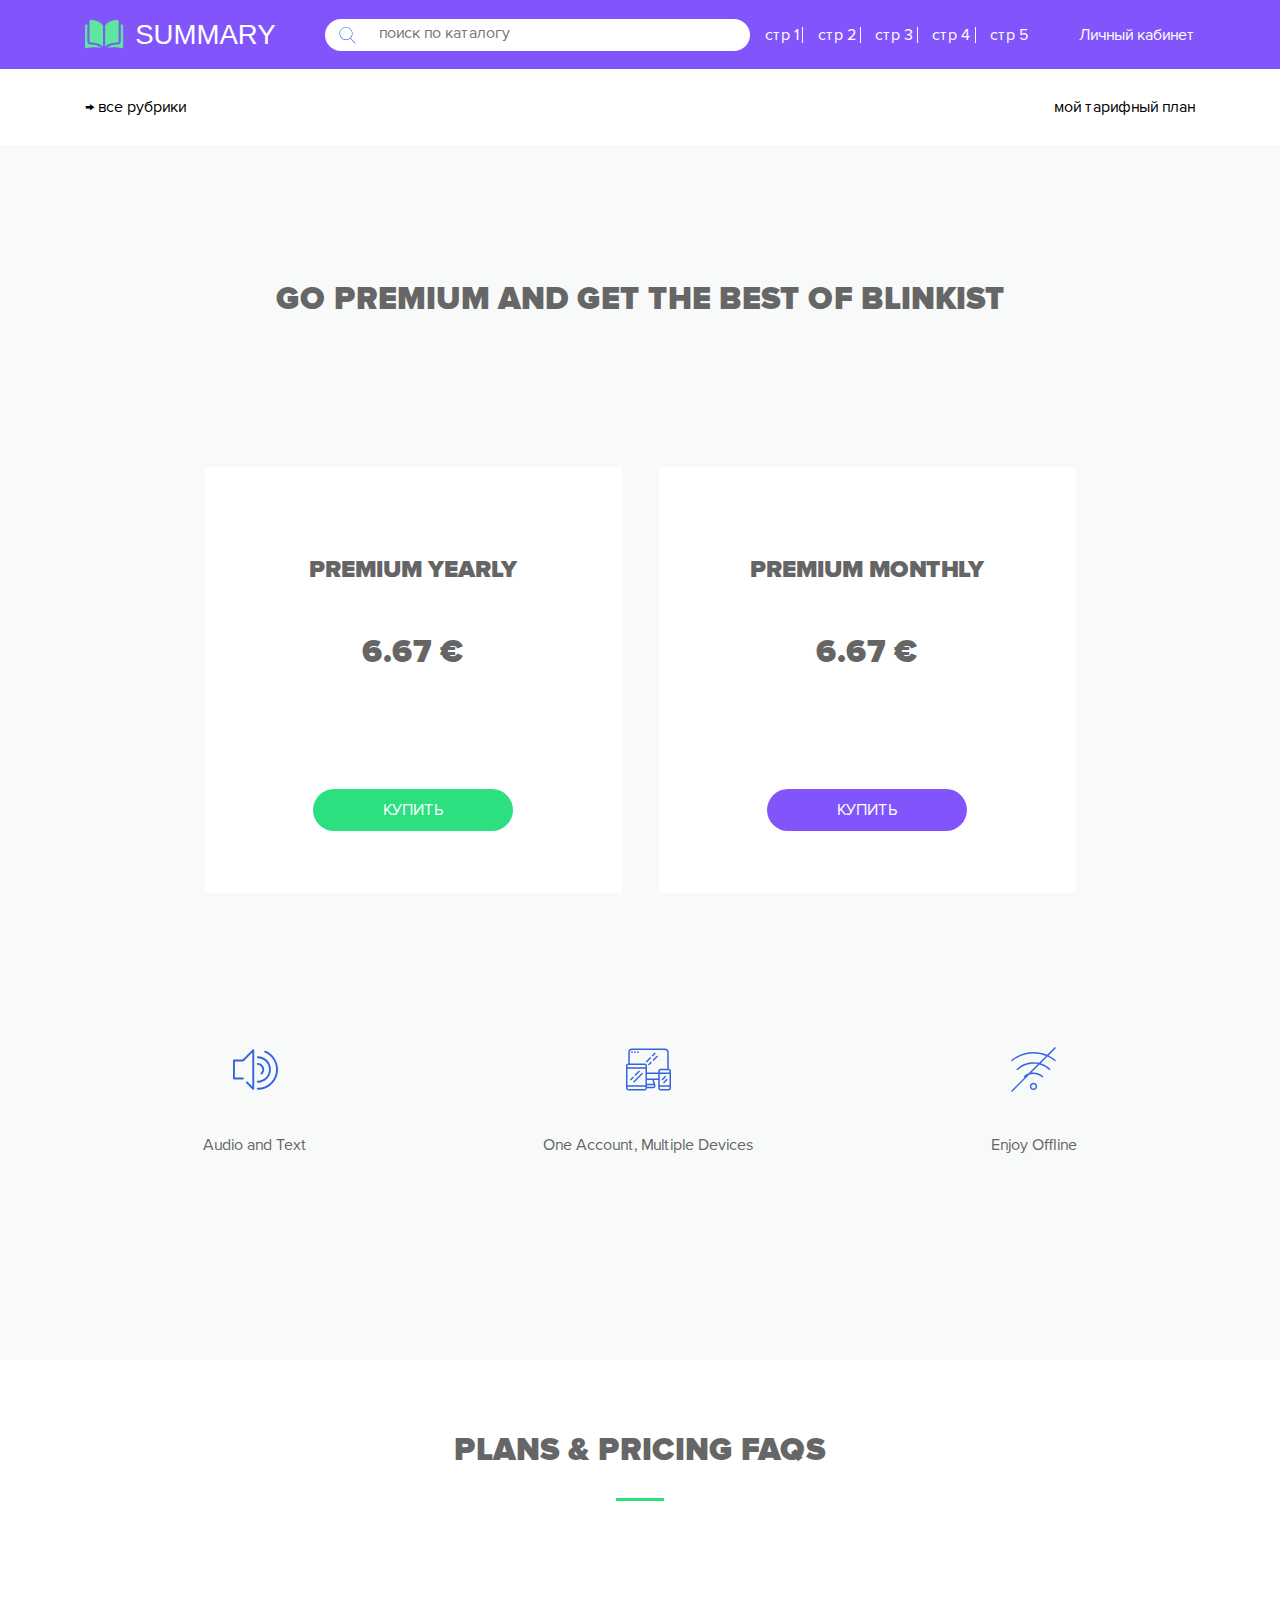
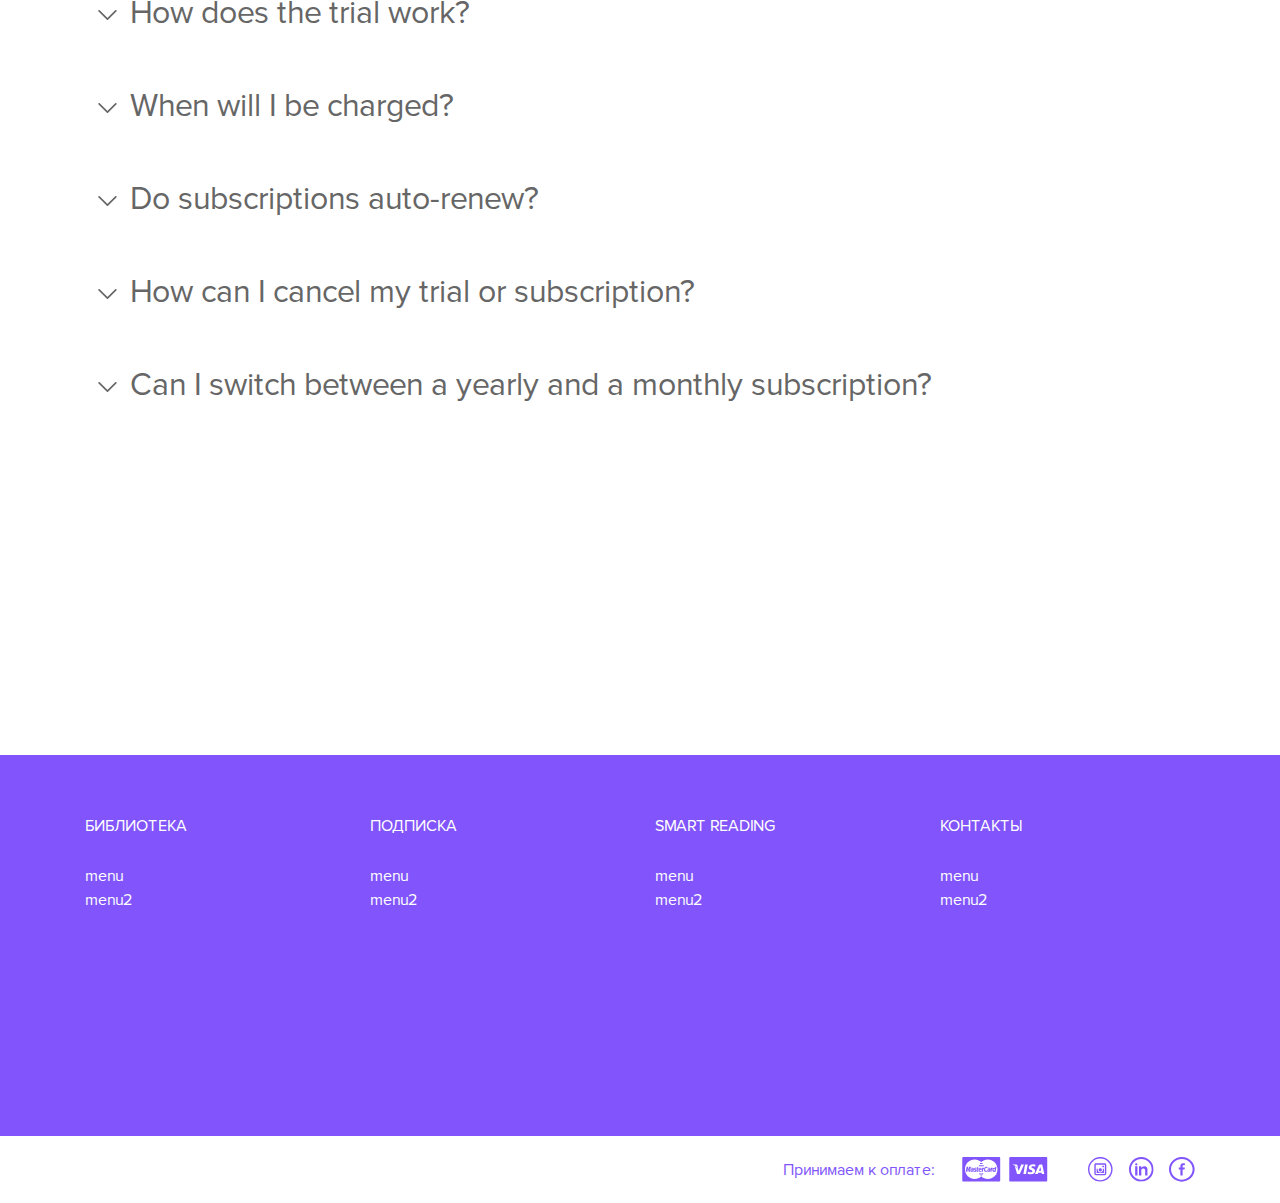
<file: tarif.html>
<!DOCTYPE html>
<html lang="en">
  <head>
    <meta charset="UTF-8"/>
    <meta name="viewport" content="width=device-width, initial-scale=1"/>
    <title>Book</title>
    <link rel="stylesheet" href="css/main.min.css"/>
    <script src="js/scripts.min.js"> </script>
  </head>
  <body>
    <div id="modalbg">
      <div class="modalWindow">
        <div class="modalHead">
          <p class="modalTitle">написать в тех поддержку</p><span class="close"><span class="line"></span><span class="line"></span></span>
        </div>
        <div class="modalBody">
          <form class="dfc" id="modalForm">
            <input type="text" placeholder="Ваше имя"/>
            <input type="text" placeholder="Ваш номер"/>
            <input type="submit"/>
          </form>
        </div>
      </div>
    </div>
    <header id="header">
      <div class="top-nav">
        <div class="container"><a href="#"><img class="logotype" src="img/svg/logotype.svg" alt="logotype"/></a>
          <form class="searchForm" action="index.php">
            <button class="searchBtn" type="submit"><img class="icon-top" src="img/svg/search-icon.svg" alt="search"/></button>
            <input class="searchValue" type="text" placeholder="поиск по каталогу"/>
          </form>
          <nav class="top-menu">
            <ul class="main-menu-top">
              <li class="items-list"><a href="/index.html">стр 1</a></li>
              <li class="items-list"><a href="/helpfaq.html">стр 2</a></li>
              <li class="items-list"><a href="/single.html">стр 3</a></li>
              <li class="items-list"><a href="/tarif.html">стр 4</a></li>
              <li class="items-list"><a href="/help.html">стр 5</a></li>
            </ul>
            <ul>
              <li class="items-list"><a class="main" href="#">Личный кабинет</a>
                <ul class="wrp-submenu">
                  <li><a class="parent-sub" href="#">Мой профиль</a>
                    <ul class="sublbltr">
                      <li><a href="#">Иван Иванов</a></li>
                      <li><a href="#">email@exmpl.com</a></li>
                      <li><a href="#">Начало: 01.10.2018</a></li>
                      <li><a href="#">Окончание: 01.11.2018</a></li>
                      <li><a href="#">тариф "Зачитайся"</a></li>
                    </ul>
                  </li>
                  <li><a href="#">Платежная информация</a></li>
                  <li><a href="#">Платежная информация</a></li>
                  <li><a href="#">Помощь</a></li>
                  <li><a href="#">Выйти</a></li>
                </ul>
              </li>
            </ul>
          </nav>
          <button class="btn-hum"> <span></span><span></span><span></span></button>
        </div>
      </div>
    </header>
    <div class="bread">
      <div class="container">
        <div class="bread-wrp"><a href="#">→ все рубрики</a><a href="#">мой тарифный план</a></div>
      </div>
    </div>
    <section class="page" id="index-demos">
      <div class="container">
        <div class="demos-v">
          <h1 class="section-title tac">Go Premium and get the best of Blinkist</h1>
          <div class="wrp-box-tarif">
            <div class="box-tarif">
              <h4 class="tarif-name">Premium yearly</h4><span class="price-tarif">6.67 €</span>
              <button class="btn-default">Купить</button>
            </div>
            <div class="box-tarif">
              <h4 class="tarif-name">Premium monthly</h4><span class="price-tarif">6.67 €</span>
              <button class="btn-pu">Купить</button>
            </div>
          </div>
          <div class="wrp-info-item">
            <div class="info-item">
              <div class="info-icon"><img src="../img/svg/audio.svg" alt=""/></div>
              <p class="paraq">Audio and Text</p>
            </div>
            <div class="info-item">
              <div class="info-icon"><img src="../img/svg/device.svg" alt=""/></div>
              <p class="paraq">One Account, Multiple Devices</p>
            </div>
            <div class="info-item">
              <div class="info-icon"><img src="../img/svg/wifi.svg" alt=""/></div>
              <p class="paraq">Enjoy Offline</p>
            </div>
          </div>
        </div>
      </div>
    </section>
    <section class="faq-sectino">
      <div class="container">
        <h1 class="section-title tac">Plans & Pricing FAQs</h1>
        <div class="line-center"></div>
        <div class="wrp-faq"><a class="click-faq" href="#"><span class="arr"><img src="../img/svg/arrow.svg" alt="aa"/></span>How does the trial work?</a>
          <p class="otvet desc">Lorem ipsum dolor sit amet, consectetur adipisicing elit. Error inventore dolores rem veritatis earum. Quasi?</p><a class="click-faq" href="#"><span class="arr"><img src="../img/svg/arrow.svg" alt="aa"/></span>When will I be charged?</a>
          <p class="otvet desc">Lorem ipsum dolor sit amet, consectetur adipisicing elit. Error inventore dolores rem veritatis earum. Quasi?</p><a class="click-faq" href="#"><span class="arr"><img src="../img/svg/arrow.svg" alt="aa"/></span>Do subscriptions auto-renew?</a>
          <p class="otvet desc">Lorem ipsum dolor sit amet, consectetur adipisicing elit. Error inventore dolores rem veritatis earum. Quasi?</p><a class="click-faq" href="#"><span class="arr"><img src="../img/svg/arrow.svg" alt="aa"/></span>How can I cancel my trial or subscription?</a>
          <p class="otvet desc">Lorem ipsum dolor sit amet, consectetur adipisicing elit. Error inventore dolores rem veritatis earum. Quasi?</p><a class="click-faq" href="#"><span class="arr"><img src="../img/svg/arrow.svg" alt="aa"/></span>Can I switch between a yearly and a monthly subscription?</a>
          <p class="otvet desc">Lorem ipsum dolor sit amet, consectetur adipisicing elit. Error inventore dolores rem veritatis earum. Quasi?</p>
        </div>
      </div>
    </section>
    <footer class="footer" id="footer">
      <div class="container">
        <div class="row">
          <div class="col-md-3"><span class="footer-pod">БИБЛИОТЕКА</span>
            <ul>
              <li><a href="#">menu</a></li>
              <li><a href="#">menu2</a></li>
            </ul>
          </div>
          <div class="col-md-3"><span class="footer-pod">ПОДПИСКА</span>
            <ul>
              <li><a href="#">menu</a></li>
              <li><a href="#">menu2</a></li>
            </ul>
          </div>
          <div class="col-md-3"><span class="footer-pod">SMART READING</span>
            <ul>
              <li><a href="#">menu</a></li>
              <li><a href="#">menu2</a></li>
            </ul>
          </div>
          <div class="col-md-3"><span class="footer-pod">КОНТАКТЫ</span>
            <ul>
              <li><a href="#">menu</a></li>
              <li><a href="#">menu2</a></li>
            </ul>
          </div>
        </div>
      </div>
    </footer>
    <div class="container">
      <div class="sub-fo">
        <ul class="sub-fot-list">
          <li class="sub-fot-text">Принимаем к оплате:</li>
          <li class="sub-foo-icon"><a href="#"><img src="../img/svg/masterCard.svg" alt=""/></a></li>
          <li class="sub-foo-icon"><a href="#"><img src="../img/svg/visacard.svg" alt=""/></a></li>
        </ul>
        <ul class="soc-icon-footer">
          <li class="soc-item-icon"><a href="#"><img src="img/svg/inst.svg" alt=""/></a></li>
          <li class="soc-item-icon"><a href="#"><img src="img/svg/in.svg" alt=""/></a></li>
          <li class="soc-item-icon"><a href="#"><img src="img/svg/fac.svg" alt=""/></a></li>
        </ul>
      </div>
    </div>
  </body>
</html>
</file>
<file: css/main.min.css>
@charset "UTF-8";@-webkit-keyframes bounce{20%,53%,80%,from,to{-webkit-animation-timing-function:cubic-bezier(.215,.61,.355,1);animation-timing-function:cubic-bezier(.215,.61,.355,1);-webkit-transform:translate3d(0,0,0);transform:translate3d(0,0,0)}40%,43%{-webkit-animation-timing-function:cubic-bezier(.755,.05,.855,.06);animation-timing-function:cubic-bezier(.755,.05,.855,.06);-webkit-transform:translate3d(0,-30px,0);transform:translate3d(0,-30px,0)}70%{-webkit-animation-timing-function:cubic-bezier(.755,.05,.855,.06);animation-timing-function:cubic-bezier(.755,.05,.855,.06);-webkit-transform:translate3d(0,-15px,0);transform:translate3d(0,-15px,0)}90%{-webkit-transform:translate3d(0,-4px,0);transform:translate3d(0,-4px,0)}}@keyframes bounce{20%,53%,80%,from,to{-webkit-animation-timing-function:cubic-bezier(.215,.61,.355,1);animation-timing-function:cubic-bezier(.215,.61,.355,1);-webkit-transform:translate3d(0,0,0);transform:translate3d(0,0,0)}40%,43%{-webkit-animation-timing-function:cubic-bezier(.755,.05,.855,.06);animation-timing-function:cubic-bezier(.755,.05,.855,.06);-webkit-transform:translate3d(0,-30px,0);transform:translate3d(0,-30px,0)}70%{-webkit-animation-timing-function:cubic-bezier(.755,.05,.855,.06);animation-timing-function:cubic-bezier(.755,.05,.855,.06);-webkit-transform:translate3d(0,-15px,0);transform:translate3d(0,-15px,0)}90%{-webkit-transform:translate3d(0,-4px,0);transform:translate3d(0,-4px,0)}}.bounce{-webkit-animation-name:bounce;animation-name:bounce;-webkit-transform-origin:center bottom;transform-origin:center bottom}@-webkit-keyframes flash{50%,from,to{opacity:1}25%,75%{opacity:0}}@keyframes flash{50%,from,to{opacity:1}25%,75%{opacity:0}}.flash{-webkit-animation-name:flash;animation-name:flash}@-webkit-keyframes pulse{from{-webkit-transform:scale3d(1,1,1);transform:scale3d(1,1,1)}50%{-webkit-transform:scale3d(1.05,1.05,1.05);transform:scale3d(1.05,1.05,1.05)}to{-webkit-transform:scale3d(1,1,1);transform:scale3d(1,1,1)}}@keyframes pulse{from{-webkit-transform:scale3d(1,1,1);transform:scale3d(1,1,1)}50%{-webkit-transform:scale3d(1.05,1.05,1.05);transform:scale3d(1.05,1.05,1.05)}to{-webkit-transform:scale3d(1,1,1);transform:scale3d(1,1,1)}}.pulse{-webkit-animation-name:pulse;animation-name:pulse}@-webkit-keyframes rubberBand{from{-webkit-transform:scale3d(1,1,1);transform:scale3d(1,1,1)}30%{-webkit-transform:scale3d(1.25,.75,1);transform:scale3d(1.25,.75,1)}40%{-webkit-transform:scale3d(.75,1.25,1);transform:scale3d(.75,1.25,1)}50%{-webkit-transform:scale3d(1.15,.85,1);transform:scale3d(1.15,.85,1)}65%{-webkit-transform:scale3d(.95,1.05,1);transform:scale3d(.95,1.05,1)}75%{-webkit-transform:scale3d(1.05,.95,1);transform:scale3d(1.05,.95,1)}to{-webkit-transform:scale3d(1,1,1);transform:scale3d(1,1,1)}}@keyframes rubberBand{from{-webkit-transform:scale3d(1,1,1);transform:scale3d(1,1,1)}30%{-webkit-transform:scale3d(1.25,.75,1);transform:scale3d(1.25,.75,1)}40%{-webkit-transform:scale3d(.75,1.25,1);transform:scale3d(.75,1.25,1)}50%{-webkit-transform:scale3d(1.15,.85,1);transform:scale3d(1.15,.85,1)}65%{-webkit-transform:scale3d(.95,1.05,1);transform:scale3d(.95,1.05,1)}75%{-webkit-transform:scale3d(1.05,.95,1);transform:scale3d(1.05,.95,1)}to{-webkit-transform:scale3d(1,1,1);transform:scale3d(1,1,1)}}.rubberBand{-webkit-animation-name:rubberBand;animation-name:rubberBand}@-webkit-keyframes shake{from,to{-webkit-transform:translate3d(0,0,0);transform:translate3d(0,0,0)}10%,30%,50%,70%,90%{-webkit-transform:translate3d(-10px,0,0);transform:translate3d(-10px,0,0)}20%,40%,60%,80%{-webkit-transform:translate3d(10px,0,0);transform:translate3d(10px,0,0)}}@keyframes shake{from,to{-webkit-transform:translate3d(0,0,0);transform:translate3d(0,0,0)}10%,30%,50%,70%,90%{-webkit-transform:translate3d(-10px,0,0);transform:translate3d(-10px,0,0)}20%,40%,60%,80%{-webkit-transform:translate3d(10px,0,0);transform:translate3d(10px,0,0)}}.shake{-webkit-animation-name:shake;animation-name:shake}@-webkit-keyframes headShake{0%{-webkit-transform:translateX(0);transform:translateX(0)}6.5%{-webkit-transform:translateX(-6px) rotateY(-9deg);transform:translateX(-6px) rotateY(-9deg)}18.5%{-webkit-transform:translateX(5px) rotateY(7deg);transform:translateX(5px) rotateY(7deg)}31.5%{-webkit-transform:translateX(-3px) rotateY(-5deg);transform:translateX(-3px) rotateY(-5deg)}43.5%{-webkit-transform:translateX(2px) rotateY(3deg);transform:translateX(2px) rotateY(3deg)}50%{-webkit-transform:translateX(0);transform:translateX(0)}}@keyframes headShake{0%{-webkit-transform:translateX(0);transform:translateX(0)}6.5%{-webkit-transform:translateX(-6px) rotateY(-9deg);transform:translateX(-6px) rotateY(-9deg)}18.5%{-webkit-transform:translateX(5px) rotateY(7deg);transform:translateX(5px) rotateY(7deg)}31.5%{-webkit-transform:translateX(-3px) rotateY(-5deg);transform:translateX(-3px) rotateY(-5deg)}43.5%{-webkit-transform:translateX(2px) rotateY(3deg);transform:translateX(2px) rotateY(3deg)}50%{-webkit-transform:translateX(0);transform:translateX(0)}}.headShake{-webkit-animation-timing-function:ease-in-out;animation-timing-function:ease-in-out;-webkit-animation-name:headShake;animation-name:headShake}@-webkit-keyframes swing{20%{-webkit-transform:rotate3d(0,0,1,15deg);transform:rotate3d(0,0,1,15deg)}40%{-webkit-transform:rotate3d(0,0,1,-10deg);transform:rotate3d(0,0,1,-10deg)}60%{-webkit-transform:rotate3d(0,0,1,5deg);transform:rotate3d(0,0,1,5deg)}80%{-webkit-transform:rotate3d(0,0,1,-5deg);transform:rotate3d(0,0,1,-5deg)}to{-webkit-transform:rotate3d(0,0,1,0deg);transform:rotate3d(0,0,1,0deg)}}@keyframes swing{20%{-webkit-transform:rotate3d(0,0,1,15deg);transform:rotate3d(0,0,1,15deg)}40%{-webkit-transform:rotate3d(0,0,1,-10deg);transform:rotate3d(0,0,1,-10deg)}60%{-webkit-transform:rotate3d(0,0,1,5deg);transform:rotate3d(0,0,1,5deg)}80%{-webkit-transform:rotate3d(0,0,1,-5deg);transform:rotate3d(0,0,1,-5deg)}to{-webkit-transform:rotate3d(0,0,1,0deg);transform:rotate3d(0,0,1,0deg)}}.swing{-webkit-transform-origin:top center;transform-origin:top center;-webkit-animation-name:swing;animation-name:swing}@-webkit-keyframes tada{from{-webkit-transform:scale3d(1,1,1);transform:scale3d(1,1,1)}10%,20%{-webkit-transform:scale3d(.9,.9,.9) rotate3d(0,0,1,-3deg);transform:scale3d(.9,.9,.9) rotate3d(0,0,1,-3deg)}30%,50%,70%,90%{-webkit-transform:scale3d(1.1,1.1,1.1) rotate3d(0,0,1,3deg);transform:scale3d(1.1,1.1,1.1) rotate3d(0,0,1,3deg)}40%,60%,80%{-webkit-transform:scale3d(1.1,1.1,1.1) rotate3d(0,0,1,-3deg);transform:scale3d(1.1,1.1,1.1) rotate3d(0,0,1,-3deg)}to{-webkit-transform:scale3d(1,1,1);transform:scale3d(1,1,1)}}@keyframes tada{from{-webkit-transform:scale3d(1,1,1);transform:scale3d(1,1,1)}10%,20%{-webkit-transform:scale3d(.9,.9,.9) rotate3d(0,0,1,-3deg);transform:scale3d(.9,.9,.9) rotate3d(0,0,1,-3deg)}30%,50%,70%,90%{-webkit-transform:scale3d(1.1,1.1,1.1) rotate3d(0,0,1,3deg);transform:scale3d(1.1,1.1,1.1) rotate3d(0,0,1,3deg)}40%,60%,80%{-webkit-transform:scale3d(1.1,1.1,1.1) rotate3d(0,0,1,-3deg);transform:scale3d(1.1,1.1,1.1) rotate3d(0,0,1,-3deg)}to{-webkit-transform:scale3d(1,1,1);transform:scale3d(1,1,1)}}.tada{-webkit-animation-name:tada;animation-name:tada}@-webkit-keyframes wobble{from{-webkit-transform:translate3d(0,0,0);transform:translate3d(0,0,0)}15%{-webkit-transform:translate3d(-25%,0,0) rotate3d(0,0,1,-5deg);transform:translate3d(-25%,0,0) rotate3d(0,0,1,-5deg)}30%{-webkit-transform:translate3d(20%,0,0) rotate3d(0,0,1,3deg);transform:translate3d(20%,0,0) rotate3d(0,0,1,3deg)}45%{-webkit-transform:translate3d(-15%,0,0) rotate3d(0,0,1,-3deg);transform:translate3d(-15%,0,0) rotate3d(0,0,1,-3deg)}60%{-webkit-transform:translate3d(10%,0,0) rotate3d(0,0,1,2deg);transform:translate3d(10%,0,0) rotate3d(0,0,1,2deg)}75%{-webkit-transform:translate3d(-5%,0,0) rotate3d(0,0,1,-1deg);transform:translate3d(-5%,0,0) rotate3d(0,0,1,-1deg)}to{-webkit-transform:translate3d(0,0,0);transform:translate3d(0,0,0)}}@keyframes wobble{from{-webkit-transform:translate3d(0,0,0);transform:translate3d(0,0,0)}15%{-webkit-transform:translate3d(-25%,0,0) rotate3d(0,0,1,-5deg);transform:translate3d(-25%,0,0) rotate3d(0,0,1,-5deg)}30%{-webkit-transform:translate3d(20%,0,0) rotate3d(0,0,1,3deg);transform:translate3d(20%,0,0) rotate3d(0,0,1,3deg)}45%{-webkit-transform:translate3d(-15%,0,0) rotate3d(0,0,1,-3deg);transform:translate3d(-15%,0,0) rotate3d(0,0,1,-3deg)}60%{-webkit-transform:translate3d(10%,0,0) rotate3d(0,0,1,2deg);transform:translate3d(10%,0,0) rotate3d(0,0,1,2deg)}75%{-webkit-transform:translate3d(-5%,0,0) rotate3d(0,0,1,-1deg);transform:translate3d(-5%,0,0) rotate3d(0,0,1,-1deg)}to{-webkit-transform:translate3d(0,0,0);transform:translate3d(0,0,0)}}.wobble{-webkit-animation-name:wobble;animation-name:wobble}@-webkit-keyframes jello{11.1%,from,to{-webkit-transform:translate3d(0,0,0);transform:translate3d(0,0,0)}22.2%{-webkit-transform:skewX(-12.5deg) skewY(-12.5deg);transform:skewX(-12.5deg) skewY(-12.5deg)}33.3%{-webkit-transform:skewX(6.25deg) skewY(6.25deg);transform:skewX(6.25deg) skewY(6.25deg)}44.4%{-webkit-transform:skewX(-3.125deg) skewY(-3.125deg);transform:skewX(-3.125deg) skewY(-3.125deg)}55.5%{-webkit-transform:skewX(1.5625deg) skewY(1.5625deg);transform:skewX(1.5625deg) skewY(1.5625deg)}66.6%{-webkit-transform:skewX(-.78125deg) skewY(-.78125deg);transform:skewX(-.78125deg) skewY(-.78125deg)}77.7%{-webkit-transform:skewX(.390625deg) skewY(.390625deg);transform:skewX(.390625deg) skewY(.390625deg)}88.8%{-webkit-transform:skewX(-.1953125deg) skewY(-.1953125deg);transform:skewX(-.1953125deg) skewY(-.1953125deg)}}@keyframes jello{11.1%,from,to{-webkit-transform:translate3d(0,0,0);transform:translate3d(0,0,0)}22.2%{-webkit-transform:skewX(-12.5deg) skewY(-12.5deg);transform:skewX(-12.5deg) skewY(-12.5deg)}33.3%{-webkit-transform:skewX(6.25deg) skewY(6.25deg);transform:skewX(6.25deg) skewY(6.25deg)}44.4%{-webkit-transform:skewX(-3.125deg) skewY(-3.125deg);transform:skewX(-3.125deg) skewY(-3.125deg)}55.5%{-webkit-transform:skewX(1.5625deg) skewY(1.5625deg);transform:skewX(1.5625deg) skewY(1.5625deg)}66.6%{-webkit-transform:skewX(-.78125deg) skewY(-.78125deg);transform:skewX(-.78125deg) skewY(-.78125deg)}77.7%{-webkit-transform:skewX(.390625deg) skewY(.390625deg);transform:skewX(.390625deg) skewY(.390625deg)}88.8%{-webkit-transform:skewX(-.1953125deg) skewY(-.1953125deg);transform:skewX(-.1953125deg) skewY(-.1953125deg)}}.jello{-webkit-animation-name:jello;animation-name:jello;-webkit-transform-origin:center;transform-origin:center}@-webkit-keyframes heartBeat{0%{-webkit-transform:scale(1);transform:scale(1)}14%{-webkit-transform:scale(1.3);transform:scale(1.3)}28%{-webkit-transform:scale(1);transform:scale(1)}42%{-webkit-transform:scale(1.3);transform:scale(1.3)}70%{-webkit-transform:scale(1);transform:scale(1)}}@keyframes heartBeat{0%{-webkit-transform:scale(1);transform:scale(1)}14%{-webkit-transform:scale(1.3);transform:scale(1.3)}28%{-webkit-transform:scale(1);transform:scale(1)}42%{-webkit-transform:scale(1.3);transform:scale(1.3)}70%{-webkit-transform:scale(1);transform:scale(1)}}.heartBeat{-webkit-animation-name:heartBeat;animation-name:heartBeat;-webkit-animation-duration:1.3s;animation-duration:1.3s;-webkit-animation-timing-function:ease-in-out;animation-timing-function:ease-in-out}@-webkit-keyframes bounceIn{20%,40%,60%,80%,from,to{-webkit-animation-timing-function:cubic-bezier(.215,.61,.355,1);animation-timing-function:cubic-bezier(.215,.61,.355,1)}0%{opacity:0;-webkit-transform:scale3d(.3,.3,.3);transform:scale3d(.3,.3,.3)}20%{-webkit-transform:scale3d(1.1,1.1,1.1);transform:scale3d(1.1,1.1,1.1)}40%{-webkit-transform:scale3d(.9,.9,.9);transform:scale3d(.9,.9,.9)}60%{opacity:1;-webkit-transform:scale3d(1.03,1.03,1.03);transform:scale3d(1.03,1.03,1.03)}80%{-webkit-transform:scale3d(.97,.97,.97);transform:scale3d(.97,.97,.97)}to{opacity:1;-webkit-transform:scale3d(1,1,1);transform:scale3d(1,1,1)}}@keyframes bounceIn{20%,40%,60%,80%,from,to{-webkit-animation-timing-function:cubic-bezier(.215,.61,.355,1);animation-timing-function:cubic-bezier(.215,.61,.355,1)}0%{opacity:0;-webkit-transform:scale3d(.3,.3,.3);transform:scale3d(.3,.3,.3)}20%{-webkit-transform:scale3d(1.1,1.1,1.1);transform:scale3d(1.1,1.1,1.1)}40%{-webkit-transform:scale3d(.9,.9,.9);transform:scale3d(.9,.9,.9)}60%{opacity:1;-webkit-transform:scale3d(1.03,1.03,1.03);transform:scale3d(1.03,1.03,1.03)}80%{-webkit-transform:scale3d(.97,.97,.97);transform:scale3d(.97,.97,.97)}to{opacity:1;-webkit-transform:scale3d(1,1,1);transform:scale3d(1,1,1)}}.bounceIn{-webkit-animation-duration:.75s;animation-duration:.75s;-webkit-animation-name:bounceIn;animation-name:bounceIn}@-webkit-keyframes bounceInDown{60%,75%,90%,from,to{-webkit-animation-timing-function:cubic-bezier(.215,.61,.355,1);animation-timing-function:cubic-bezier(.215,.61,.355,1)}0%{opacity:0;-webkit-transform:translate3d(0,-3000px,0);transform:translate3d(0,-3000px,0)}60%{opacity:1;-webkit-transform:translate3d(0,25px,0);transform:translate3d(0,25px,0)}75%{-webkit-transform:translate3d(0,-10px,0);transform:translate3d(0,-10px,0)}90%{-webkit-transform:translate3d(0,5px,0);transform:translate3d(0,5px,0)}to{-webkit-transform:translate3d(0,0,0);transform:translate3d(0,0,0)}}@keyframes bounceInDown{60%,75%,90%,from,to{-webkit-animation-timing-function:cubic-bezier(.215,.61,.355,1);animation-timing-function:cubic-bezier(.215,.61,.355,1)}0%{opacity:0;-webkit-transform:translate3d(0,-3000px,0);transform:translate3d(0,-3000px,0)}60%{opacity:1;-webkit-transform:translate3d(0,25px,0);transform:translate3d(0,25px,0)}75%{-webkit-transform:translate3d(0,-10px,0);transform:translate3d(0,-10px,0)}90%{-webkit-transform:translate3d(0,5px,0);transform:translate3d(0,5px,0)}to{-webkit-transform:translate3d(0,0,0);transform:translate3d(0,0,0)}}.bounceInDown{-webkit-animation-name:bounceInDown;animation-name:bounceInDown}@-webkit-keyframes bounceInLeft{60%,75%,90%,from,to{-webkit-animation-timing-function:cubic-bezier(.215,.61,.355,1);animation-timing-function:cubic-bezier(.215,.61,.355,1)}0%{opacity:0;-webkit-transform:translate3d(-3000px,0,0);transform:translate3d(-3000px,0,0)}60%{opacity:1;-webkit-transform:translate3d(25px,0,0);transform:translate3d(25px,0,0)}75%{-webkit-transform:translate3d(-10px,0,0);transform:translate3d(-10px,0,0)}90%{-webkit-transform:translate3d(5px,0,0);transform:translate3d(5px,0,0)}to{-webkit-transform:translate3d(0,0,0);transform:translate3d(0,0,0)}}@keyframes bounceInLeft{60%,75%,90%,from,to{-webkit-animation-timing-function:cubic-bezier(.215,.61,.355,1);animation-timing-function:cubic-bezier(.215,.61,.355,1)}0%{opacity:0;-webkit-transform:translate3d(-3000px,0,0);transform:translate3d(-3000px,0,0)}60%{opacity:1;-webkit-transform:translate3d(25px,0,0);transform:translate3d(25px,0,0)}75%{-webkit-transform:translate3d(-10px,0,0);transform:translate3d(-10px,0,0)}90%{-webkit-transform:translate3d(5px,0,0);transform:translate3d(5px,0,0)}to{-webkit-transform:translate3d(0,0,0);transform:translate3d(0,0,0)}}.bounceInLeft{-webkit-animation-name:bounceInLeft;animation-name:bounceInLeft}@-webkit-keyframes bounceInRight{60%,75%,90%,from,to{-webkit-animation-timing-function:cubic-bezier(.215,.61,.355,1);animation-timing-function:cubic-bezier(.215,.61,.355,1)}from{opacity:0;-webkit-transform:translate3d(3000px,0,0);transform:translate3d(3000px,0,0)}60%{opacity:1;-webkit-transform:translate3d(-25px,0,0);transform:translate3d(-25px,0,0)}75%{-webkit-transform:translate3d(10px,0,0);transform:translate3d(10px,0,0)}90%{-webkit-transform:translate3d(-5px,0,0);transform:translate3d(-5px,0,0)}to{-webkit-transform:translate3d(0,0,0);transform:translate3d(0,0,0)}}@keyframes bounceInRight{60%,75%,90%,from,to{-webkit-animation-timing-function:cubic-bezier(.215,.61,.355,1);animation-timing-function:cubic-bezier(.215,.61,.355,1)}from{opacity:0;-webkit-transform:translate3d(3000px,0,0);transform:translate3d(3000px,0,0)}60%{opacity:1;-webkit-transform:translate3d(-25px,0,0);transform:translate3d(-25px,0,0)}75%{-webkit-transform:translate3d(10px,0,0);transform:translate3d(10px,0,0)}90%{-webkit-transform:translate3d(-5px,0,0);transform:translate3d(-5px,0,0)}to{-webkit-transform:translate3d(0,0,0);transform:translate3d(0,0,0)}}.bounceInRight{-webkit-animation-name:bounceInRight;animation-name:bounceInRight}@-webkit-keyframes bounceInUp{60%,75%,90%,from,to{-webkit-animation-timing-function:cubic-bezier(.215,.61,.355,1);animation-timing-function:cubic-bezier(.215,.61,.355,1)}from{opacity:0;-webkit-transform:translate3d(0,3000px,0);transform:translate3d(0,3000px,0)}60%{opacity:1;-webkit-transform:translate3d(0,-20px,0);transform:translate3d(0,-20px,0)}75%{-webkit-transform:translate3d(0,10px,0);transform:translate3d(0,10px,0)}90%{-webkit-transform:translate3d(0,-5px,0);transform:translate3d(0,-5px,0)}to{-webkit-transform:translate3d(0,0,0);transform:translate3d(0,0,0)}}@keyframes bounceInUp{60%,75%,90%,from,to{-webkit-animation-timing-function:cubic-bezier(.215,.61,.355,1);animation-timing-function:cubic-bezier(.215,.61,.355,1)}from{opacity:0;-webkit-transform:translate3d(0,3000px,0);transform:translate3d(0,3000px,0)}60%{opacity:1;-webkit-transform:translate3d(0,-20px,0);transform:translate3d(0,-20px,0)}75%{-webkit-transform:translate3d(0,10px,0);transform:translate3d(0,10px,0)}90%{-webkit-transform:translate3d(0,-5px,0);transform:translate3d(0,-5px,0)}to{-webkit-transform:translate3d(0,0,0);transform:translate3d(0,0,0)}}.bounceInUp{-webkit-animation-name:bounceInUp;animation-name:bounceInUp}@-webkit-keyframes bounceOut{20%{-webkit-transform:scale3d(.9,.9,.9);transform:scale3d(.9,.9,.9)}50%,55%{opacity:1;-webkit-transform:scale3d(1.1,1.1,1.1);transform:scale3d(1.1,1.1,1.1)}to{opacity:0;-webkit-transform:scale3d(.3,.3,.3);transform:scale3d(.3,.3,.3)}}@keyframes bounceOut{20%{-webkit-transform:scale3d(.9,.9,.9);transform:scale3d(.9,.9,.9)}50%,55%{opacity:1;-webkit-transform:scale3d(1.1,1.1,1.1);transform:scale3d(1.1,1.1,1.1)}to{opacity:0;-webkit-transform:scale3d(.3,.3,.3);transform:scale3d(.3,.3,.3)}}.bounceOut{-webkit-animation-duration:.75s;animation-duration:.75s;-webkit-animation-name:bounceOut;animation-name:bounceOut}@-webkit-keyframes bounceOutDown{20%{-webkit-transform:translate3d(0,10px,0);transform:translate3d(0,10px,0)}40%,45%{opacity:1;-webkit-transform:translate3d(0,-20px,0);transform:translate3d(0,-20px,0)}to{opacity:0;-webkit-transform:translate3d(0,2000px,0);transform:translate3d(0,2000px,0)}}@keyframes bounceOutDown{20%{-webkit-transform:translate3d(0,10px,0);transform:translate3d(0,10px,0)}40%,45%{opacity:1;-webkit-transform:translate3d(0,-20px,0);transform:translate3d(0,-20px,0)}to{opacity:0;-webkit-transform:translate3d(0,2000px,0);transform:translate3d(0,2000px,0)}}.bounceOutDown{-webkit-animation-name:bounceOutDown;animation-name:bounceOutDown}@-webkit-keyframes bounceOutLeft{20%{opacity:1;-webkit-transform:translate3d(20px,0,0);transform:translate3d(20px,0,0)}to{opacity:0;-webkit-transform:translate3d(-2000px,0,0);transform:translate3d(-2000px,0,0)}}@keyframes bounceOutLeft{20%{opacity:1;-webkit-transform:translate3d(20px,0,0);transform:translate3d(20px,0,0)}to{opacity:0;-webkit-transform:translate3d(-2000px,0,0);transform:translate3d(-2000px,0,0)}}.bounceOutLeft{-webkit-animation-name:bounceOutLeft;animation-name:bounceOutLeft}@-webkit-keyframes bounceOutRight{20%{opacity:1;-webkit-transform:translate3d(-20px,0,0);transform:translate3d(-20px,0,0)}to{opacity:0;-webkit-transform:translate3d(2000px,0,0);transform:translate3d(2000px,0,0)}}@keyframes bounceOutRight{20%{opacity:1;-webkit-transform:translate3d(-20px,0,0);transform:translate3d(-20px,0,0)}to{opacity:0;-webkit-transform:translate3d(2000px,0,0);transform:translate3d(2000px,0,0)}}.bounceOutRight{-webkit-animation-name:bounceOutRight;animation-name:bounceOutRight}@-webkit-keyframes bounceOutUp{20%{-webkit-transform:translate3d(0,-10px,0);transform:translate3d(0,-10px,0)}40%,45%{opacity:1;-webkit-transform:translate3d(0,20px,0);transform:translate3d(0,20px,0)}to{opacity:0;-webkit-transform:translate3d(0,-2000px,0);transform:translate3d(0,-2000px,0)}}@keyframes bounceOutUp{20%{-webkit-transform:translate3d(0,-10px,0);transform:translate3d(0,-10px,0)}40%,45%{opacity:1;-webkit-transform:translate3d(0,20px,0);transform:translate3d(0,20px,0)}to{opacity:0;-webkit-transform:translate3d(0,-2000px,0);transform:translate3d(0,-2000px,0)}}.bounceOutUp{-webkit-animation-name:bounceOutUp;animation-name:bounceOutUp}@-webkit-keyframes fadeIn{from{opacity:0}to{opacity:1}}@keyframes fadeIn{from{opacity:0}to{opacity:1}}.fadeIn{-webkit-animation-name:fadeIn;animation-name:fadeIn}@-webkit-keyframes fadeInDown{from{opacity:0;-webkit-transform:translate3d(0,-100%,0);transform:translate3d(0,-100%,0)}to{opacity:1;-webkit-transform:translate3d(0,0,0);transform:translate3d(0,0,0)}}@keyframes fadeInDown{from{opacity:0;-webkit-transform:translate3d(0,-100%,0);transform:translate3d(0,-100%,0)}to{opacity:1;-webkit-transform:translate3d(0,0,0);transform:translate3d(0,0,0)}}.fadeInDown{-webkit-animation-name:fadeInDown;animation-name:fadeInDown}@-webkit-keyframes fadeInDownBig{from{opacity:0;-webkit-transform:translate3d(0,-2000px,0);transform:translate3d(0,-2000px,0)}to{opacity:1;-webkit-transform:translate3d(0,0,0);transform:translate3d(0,0,0)}}@keyframes fadeInDownBig{from{opacity:0;-webkit-transform:translate3d(0,-2000px,0);transform:translate3d(0,-2000px,0)}to{opacity:1;-webkit-transform:translate3d(0,0,0);transform:translate3d(0,0,0)}}.fadeInDownBig{-webkit-animation-name:fadeInDownBig;animation-name:fadeInDownBig}@-webkit-keyframes fadeInLeft{from{opacity:0;-webkit-transform:translate3d(-100%,0,0);transform:translate3d(-100%,0,0)}to{opacity:1;-webkit-transform:translate3d(0,0,0);transform:translate3d(0,0,0)}}@keyframes fadeInLeft{from{opacity:0;-webkit-transform:translate3d(-100%,0,0);transform:translate3d(-100%,0,0)}to{opacity:1;-webkit-transform:translate3d(0,0,0);transform:translate3d(0,0,0)}}.fadeInLeft{-webkit-animation-name:fadeInLeft;animation-name:fadeInLeft}@-webkit-keyframes fadeInLeftBig{from{opacity:0;-webkit-transform:translate3d(-2000px,0,0);transform:translate3d(-2000px,0,0)}to{opacity:1;-webkit-transform:translate3d(0,0,0);transform:translate3d(0,0,0)}}@keyframes fadeInLeftBig{from{opacity:0;-webkit-transform:translate3d(-2000px,0,0);transform:translate3d(-2000px,0,0)}to{opacity:1;-webkit-transform:translate3d(0,0,0);transform:translate3d(0,0,0)}}.fadeInLeftBig{-webkit-animation-name:fadeInLeftBig;animation-name:fadeInLeftBig}@-webkit-keyframes fadeInRight{from{opacity:0;-webkit-transform:translate3d(100%,0,0);transform:translate3d(100%,0,0)}to{opacity:1;-webkit-transform:translate3d(0,0,0);transform:translate3d(0,0,0)}}@keyframes fadeInRight{from{opacity:0;-webkit-transform:translate3d(100%,0,0);transform:translate3d(100%,0,0)}to{opacity:1;-webkit-transform:translate3d(0,0,0);transform:translate3d(0,0,0)}}.fadeInRight{-webkit-animation-name:fadeInRight;animation-name:fadeInRight}@-webkit-keyframes fadeInRightBig{from{opacity:0;-webkit-transform:translate3d(2000px,0,0);transform:translate3d(2000px,0,0)}to{opacity:1;-webkit-transform:translate3d(0,0,0);transform:translate3d(0,0,0)}}@keyframes fadeInRightBig{from{opacity:0;-webkit-transform:translate3d(2000px,0,0);transform:translate3d(2000px,0,0)}to{opacity:1;-webkit-transform:translate3d(0,0,0);transform:translate3d(0,0,0)}}.fadeInRightBig{-webkit-animation-name:fadeInRightBig;animation-name:fadeInRightBig}@-webkit-keyframes fadeInUp{from{opacity:0;-webkit-transform:translate3d(0,100%,0);transform:translate3d(0,100%,0)}to{opacity:1;-webkit-transform:translate3d(0,0,0);transform:translate3d(0,0,0)}}@keyframes fadeInUp{from{opacity:0;-webkit-transform:translate3d(0,100%,0);transform:translate3d(0,100%,0)}to{opacity:1;-webkit-transform:translate3d(0,0,0);transform:translate3d(0,0,0)}}.fadeInUp{-webkit-animation-name:fadeInUp;animation-name:fadeInUp}@-webkit-keyframes fadeInUpBig{from{opacity:0;-webkit-transform:translate3d(0,2000px,0);transform:translate3d(0,2000px,0)}to{opacity:1;-webkit-transform:translate3d(0,0,0);transform:translate3d(0,0,0)}}@keyframes fadeInUpBig{from{opacity:0;-webkit-transform:translate3d(0,2000px,0);transform:translate3d(0,2000px,0)}to{opacity:1;-webkit-transform:translate3d(0,0,0);transform:translate3d(0,0,0)}}.fadeInUpBig{-webkit-animation-name:fadeInUpBig;animation-name:fadeInUpBig}@-webkit-keyframes fadeOut{from{opacity:1}to{opacity:0}}@keyframes fadeOut{from{opacity:1}to{opacity:0}}.fadeOut{-webkit-animation-name:fadeOut;animation-name:fadeOut}@-webkit-keyframes fadeOutDown{from{opacity:1}to{opacity:0;-webkit-transform:translate3d(0,100%,0);transform:translate3d(0,100%,0)}}@keyframes fadeOutDown{from{opacity:1}to{opacity:0;-webkit-transform:translate3d(0,100%,0);transform:translate3d(0,100%,0)}}.fadeOutDown{-webkit-animation-name:fadeOutDown;animation-name:fadeOutDown}@-webkit-keyframes fadeOutDownBig{from{opacity:1}to{opacity:0;-webkit-transform:translate3d(0,2000px,0);transform:translate3d(0,2000px,0)}}@keyframes fadeOutDownBig{from{opacity:1}to{opacity:0;-webkit-transform:translate3d(0,2000px,0);transform:translate3d(0,2000px,0)}}.fadeOutDownBig{-webkit-animation-name:fadeOutDownBig;animation-name:fadeOutDownBig}@-webkit-keyframes fadeOutLeft{from{opacity:1}to{opacity:0;-webkit-transform:translate3d(-100%,0,0);transform:translate3d(-100%,0,0)}}@keyframes fadeOutLeft{from{opacity:1}to{opacity:0;-webkit-transform:translate3d(-100%,0,0);transform:translate3d(-100%,0,0)}}.fadeOutLeft{-webkit-animation-name:fadeOutLeft;animation-name:fadeOutLeft}@-webkit-keyframes fadeOutLeftBig{from{opacity:1}to{opacity:0;-webkit-transform:translate3d(-2000px,0,0);transform:translate3d(-2000px,0,0)}}@keyframes fadeOutLeftBig{from{opacity:1}to{opacity:0;-webkit-transform:translate3d(-2000px,0,0);transform:translate3d(-2000px,0,0)}}.fadeOutLeftBig{-webkit-animation-name:fadeOutLeftBig;animation-name:fadeOutLeftBig}@-webkit-keyframes fadeOutRight{from{opacity:1}to{opacity:0;-webkit-transform:translate3d(100%,0,0);transform:translate3d(100%,0,0)}}@keyframes fadeOutRight{from{opacity:1}to{opacity:0;-webkit-transform:translate3d(100%,0,0);transform:translate3d(100%,0,0)}}.fadeOutRight{-webkit-animation-name:fadeOutRight;animation-name:fadeOutRight}@-webkit-keyframes fadeOutRightBig{from{opacity:1}to{opacity:0;-webkit-transform:translate3d(2000px,0,0);transform:translate3d(2000px,0,0)}}@keyframes fadeOutRightBig{from{opacity:1}to{opacity:0;-webkit-transform:translate3d(2000px,0,0);transform:translate3d(2000px,0,0)}}.fadeOutRightBig{-webkit-animation-name:fadeOutRightBig;animation-name:fadeOutRightBig}@-webkit-keyframes fadeOutUp{from{opacity:1}to{opacity:0;-webkit-transform:translate3d(0,-100%,0);transform:translate3d(0,-100%,0)}}@keyframes fadeOutUp{from{opacity:1}to{opacity:0;-webkit-transform:translate3d(0,-100%,0);transform:translate3d(0,-100%,0)}}.fadeOutUp{-webkit-animation-name:fadeOutUp;animation-name:fadeOutUp}@-webkit-keyframes fadeOutUpBig{from{opacity:1}to{opacity:0;-webkit-transform:translate3d(0,-2000px,0);transform:translate3d(0,-2000px,0)}}@keyframes fadeOutUpBig{from{opacity:1}to{opacity:0;-webkit-transform:translate3d(0,-2000px,0);transform:translate3d(0,-2000px,0)}}.fadeOutUpBig{-webkit-animation-name:fadeOutUpBig;animation-name:fadeOutUpBig}@-webkit-keyframes flip{from{-webkit-transform:perspective(400px) scale3d(1,1,1) translate3d(0,0,0) rotate3d(0,1,0,-360deg);transform:perspective(400px) scale3d(1,1,1) translate3d(0,0,0) rotate3d(0,1,0,-360deg);-webkit-animation-timing-function:ease-out;animation-timing-function:ease-out}40%{-webkit-transform:perspective(400px) scale3d(1,1,1) translate3d(0,0,150px) rotate3d(0,1,0,-190deg);transform:perspective(400px) scale3d(1,1,1) translate3d(0,0,150px) rotate3d(0,1,0,-190deg);-webkit-animation-timing-function:ease-out;animation-timing-function:ease-out}50%{-webkit-transform:perspective(400px) scale3d(1,1,1) translate3d(0,0,150px) rotate3d(0,1,0,-170deg);transform:perspective(400px) scale3d(1,1,1) translate3d(0,0,150px) rotate3d(0,1,0,-170deg);-webkit-animation-timing-function:ease-in;animation-timing-function:ease-in}80%{-webkit-transform:perspective(400px) scale3d(.95,.95,.95) translate3d(0,0,0) rotate3d(0,1,0,0deg);transform:perspective(400px) scale3d(.95,.95,.95) translate3d(0,0,0) rotate3d(0,1,0,0deg);-webkit-animation-timing-function:ease-in;animation-timing-function:ease-in}to{-webkit-transform:perspective(400px) scale3d(1,1,1) translate3d(0,0,0) rotate3d(0,1,0,0deg);transform:perspective(400px) scale3d(1,1,1) translate3d(0,0,0) rotate3d(0,1,0,0deg);-webkit-animation-timing-function:ease-in;animation-timing-function:ease-in}}@keyframes flip{from{-webkit-transform:perspective(400px) scale3d(1,1,1) translate3d(0,0,0) rotate3d(0,1,0,-360deg);transform:perspective(400px) scale3d(1,1,1) translate3d(0,0,0) rotate3d(0,1,0,-360deg);-webkit-animation-timing-function:ease-out;animation-timing-function:ease-out}40%{-webkit-transform:perspective(400px) scale3d(1,1,1) translate3d(0,0,150px) rotate3d(0,1,0,-190deg);transform:perspective(400px) scale3d(1,1,1) translate3d(0,0,150px) rotate3d(0,1,0,-190deg);-webkit-animation-timing-function:ease-out;animation-timing-function:ease-out}50%{-webkit-transform:perspective(400px) scale3d(1,1,1) translate3d(0,0,150px) rotate3d(0,1,0,-170deg);transform:perspective(400px) scale3d(1,1,1) translate3d(0,0,150px) rotate3d(0,1,0,-170deg);-webkit-animation-timing-function:ease-in;animation-timing-function:ease-in}80%{-webkit-transform:perspective(400px) scale3d(.95,.95,.95) translate3d(0,0,0) rotate3d(0,1,0,0deg);transform:perspective(400px) scale3d(.95,.95,.95) translate3d(0,0,0) rotate3d(0,1,0,0deg);-webkit-animation-timing-function:ease-in;animation-timing-function:ease-in}to{-webkit-transform:perspective(400px) scale3d(1,1,1) translate3d(0,0,0) rotate3d(0,1,0,0deg);transform:perspective(400px) scale3d(1,1,1) translate3d(0,0,0) rotate3d(0,1,0,0deg);-webkit-animation-timing-function:ease-in;animation-timing-function:ease-in}}.animated.flip{-webkit-backface-visibility:visible;backface-visibility:visible;-webkit-animation-name:flip;animation-name:flip}@-webkit-keyframes flipInX{from{-webkit-transform:perspective(400px) rotate3d(1,0,0,90deg);transform:perspective(400px) rotate3d(1,0,0,90deg);-webkit-animation-timing-function:ease-in;animation-timing-function:ease-in;opacity:0}40%{-webkit-transform:perspective(400px) rotate3d(1,0,0,-20deg);transform:perspective(400px) rotate3d(1,0,0,-20deg);-webkit-animation-timing-function:ease-in;animation-timing-function:ease-in}60%{-webkit-transform:perspective(400px) rotate3d(1,0,0,10deg);transform:perspective(400px) rotate3d(1,0,0,10deg);opacity:1}80%{-webkit-transform:perspective(400px) rotate3d(1,0,0,-5deg);transform:perspective(400px) rotate3d(1,0,0,-5deg)}to{-webkit-transform:perspective(400px);transform:perspective(400px)}}@keyframes flipInX{from{-webkit-transform:perspective(400px) rotate3d(1,0,0,90deg);transform:perspective(400px) rotate3d(1,0,0,90deg);-webkit-animation-timing-function:ease-in;animation-timing-function:ease-in;opacity:0}40%{-webkit-transform:perspective(400px) rotate3d(1,0,0,-20deg);transform:perspective(400px) rotate3d(1,0,0,-20deg);-webkit-animation-timing-function:ease-in;animation-timing-function:ease-in}60%{-webkit-transform:perspective(400px) rotate3d(1,0,0,10deg);transform:perspective(400px) rotate3d(1,0,0,10deg);opacity:1}80%{-webkit-transform:perspective(400px) rotate3d(1,0,0,-5deg);transform:perspective(400px) rotate3d(1,0,0,-5deg)}to{-webkit-transform:perspective(400px);transform:perspective(400px)}}.flipInX{-webkit-backface-visibility:visible!important;backface-visibility:visible!important;-webkit-animation-name:flipInX;animation-name:flipInX}@-webkit-keyframes flipInY{from{-webkit-transform:perspective(400px) rotate3d(0,1,0,90deg);transform:perspective(400px) rotate3d(0,1,0,90deg);-webkit-animation-timing-function:ease-in;animation-timing-function:ease-in;opacity:0}40%{-webkit-transform:perspective(400px) rotate3d(0,1,0,-20deg);transform:perspective(400px) rotate3d(0,1,0,-20deg);-webkit-animation-timing-function:ease-in;animation-timing-function:ease-in}60%{-webkit-transform:perspective(400px) rotate3d(0,1,0,10deg);transform:perspective(400px) rotate3d(0,1,0,10deg);opacity:1}80%{-webkit-transform:perspective(400px) rotate3d(0,1,0,-5deg);transform:perspective(400px) rotate3d(0,1,0,-5deg)}to{-webkit-transform:perspective(400px);transform:perspective(400px)}}@keyframes flipInY{from{-webkit-transform:perspective(400px) rotate3d(0,1,0,90deg);transform:perspective(400px) rotate3d(0,1,0,90deg);-webkit-animation-timing-function:ease-in;animation-timing-function:ease-in;opacity:0}40%{-webkit-transform:perspective(400px) rotate3d(0,1,0,-20deg);transform:perspective(400px) rotate3d(0,1,0,-20deg);-webkit-animation-timing-function:ease-in;animation-timing-function:ease-in}60%{-webkit-transform:perspective(400px) rotate3d(0,1,0,10deg);transform:perspective(400px) rotate3d(0,1,0,10deg);opacity:1}80%{-webkit-transform:perspective(400px) rotate3d(0,1,0,-5deg);transform:perspective(400px) rotate3d(0,1,0,-5deg)}to{-webkit-transform:perspective(400px);transform:perspective(400px)}}.flipInY{-webkit-backface-visibility:visible!important;backface-visibility:visible!important;-webkit-animation-name:flipInY;animation-name:flipInY}@-webkit-keyframes flipOutX{from{-webkit-transform:perspective(400px);transform:perspective(400px)}30%{-webkit-transform:perspective(400px) rotate3d(1,0,0,-20deg);transform:perspective(400px) rotate3d(1,0,0,-20deg);opacity:1}to{-webkit-transform:perspective(400px) rotate3d(1,0,0,90deg);transform:perspective(400px) rotate3d(1,0,0,90deg);opacity:0}}@keyframes flipOutX{from{-webkit-transform:perspective(400px);transform:perspective(400px)}30%{-webkit-transform:perspective(400px) rotate3d(1,0,0,-20deg);transform:perspective(400px) rotate3d(1,0,0,-20deg);opacity:1}to{-webkit-transform:perspective(400px) rotate3d(1,0,0,90deg);transform:perspective(400px) rotate3d(1,0,0,90deg);opacity:0}}.flipOutX{-webkit-animation-duration:.75s;animation-duration:.75s;-webkit-animation-name:flipOutX;animation-name:flipOutX;-webkit-backface-visibility:visible!important;backface-visibility:visible!important}@-webkit-keyframes flipOutY{from{-webkit-transform:perspective(400px);transform:perspective(400px)}30%{-webkit-transform:perspective(400px) rotate3d(0,1,0,-15deg);transform:perspective(400px) rotate3d(0,1,0,-15deg);opacity:1}to{-webkit-transform:perspective(400px) rotate3d(0,1,0,90deg);transform:perspective(400px) rotate3d(0,1,0,90deg);opacity:0}}@keyframes flipOutY{from{-webkit-transform:perspective(400px);transform:perspective(400px)}30%{-webkit-transform:perspective(400px) rotate3d(0,1,0,-15deg);transform:perspective(400px) rotate3d(0,1,0,-15deg);opacity:1}to{-webkit-transform:perspective(400px) rotate3d(0,1,0,90deg);transform:perspective(400px) rotate3d(0,1,0,90deg);opacity:0}}.flipOutY{-webkit-animation-duration:.75s;animation-duration:.75s;-webkit-backface-visibility:visible!important;backface-visibility:visible!important;-webkit-animation-name:flipOutY;animation-name:flipOutY}@-webkit-keyframes lightSpeedIn{from{-webkit-transform:translate3d(100%,0,0) skewX(-30deg);transform:translate3d(100%,0,0) skewX(-30deg);opacity:0}60%{-webkit-transform:skewX(20deg);transform:skewX(20deg);opacity:1}80%{-webkit-transform:skewX(-5deg);transform:skewX(-5deg)}to{-webkit-transform:translate3d(0,0,0);transform:translate3d(0,0,0)}}@keyframes lightSpeedIn{from{-webkit-transform:translate3d(100%,0,0) skewX(-30deg);transform:translate3d(100%,0,0) skewX(-30deg);opacity:0}60%{-webkit-transform:skewX(20deg);transform:skewX(20deg);opacity:1}80%{-webkit-transform:skewX(-5deg);transform:skewX(-5deg)}to{-webkit-transform:translate3d(0,0,0);transform:translate3d(0,0,0)}}.lightSpeedIn{-webkit-animation-name:lightSpeedIn;animation-name:lightSpeedIn;-webkit-animation-timing-function:ease-out;animation-timing-function:ease-out}@-webkit-keyframes lightSpeedOut{from{opacity:1}to{-webkit-transform:translate3d(100%,0,0) skewX(30deg);transform:translate3d(100%,0,0) skewX(30deg);opacity:0}}@keyframes lightSpeedOut{from{opacity:1}to{-webkit-transform:translate3d(100%,0,0) skewX(30deg);transform:translate3d(100%,0,0) skewX(30deg);opacity:0}}.lightSpeedOut{-webkit-animation-name:lightSpeedOut;animation-name:lightSpeedOut;-webkit-animation-timing-function:ease-in;animation-timing-function:ease-in}@-webkit-keyframes rotateIn{from{-webkit-transform-origin:center;transform-origin:center;-webkit-transform:rotate3d(0,0,1,-200deg);transform:rotate3d(0,0,1,-200deg);opacity:0}to{-webkit-transform-origin:center;transform-origin:center;-webkit-transform:translate3d(0,0,0);transform:translate3d(0,0,0);opacity:1}}@keyframes rotateIn{from{-webkit-transform-origin:center;transform-origin:center;-webkit-transform:rotate3d(0,0,1,-200deg);transform:rotate3d(0,0,1,-200deg);opacity:0}to{-webkit-transform-origin:center;transform-origin:center;-webkit-transform:translate3d(0,0,0);transform:translate3d(0,0,0);opacity:1}}.rotateIn{-webkit-animation-name:rotateIn;animation-name:rotateIn}@-webkit-keyframes rotateInDownLeft{from{-webkit-transform-origin:left bottom;transform-origin:left bottom;-webkit-transform:rotate3d(0,0,1,-45deg);transform:rotate3d(0,0,1,-45deg);opacity:0}to{-webkit-transform-origin:left bottom;transform-origin:left bottom;-webkit-transform:translate3d(0,0,0);transform:translate3d(0,0,0);opacity:1}}@keyframes rotateInDownLeft{from{-webkit-transform-origin:left bottom;transform-origin:left bottom;-webkit-transform:rotate3d(0,0,1,-45deg);transform:rotate3d(0,0,1,-45deg);opacity:0}to{-webkit-transform-origin:left bottom;transform-origin:left bottom;-webkit-transform:translate3d(0,0,0);transform:translate3d(0,0,0);opacity:1}}.rotateInDownLeft{-webkit-animation-name:rotateInDownLeft;animation-name:rotateInDownLeft}@-webkit-keyframes rotateInDownRight{from{-webkit-transform-origin:right bottom;transform-origin:right bottom;-webkit-transform:rotate3d(0,0,1,45deg);transform:rotate3d(0,0,1,45deg);opacity:0}to{-webkit-transform-origin:right bottom;transform-origin:right bottom;-webkit-transform:translate3d(0,0,0);transform:translate3d(0,0,0);opacity:1}}@keyframes rotateInDownRight{from{-webkit-transform-origin:right bottom;transform-origin:right bottom;-webkit-transform:rotate3d(0,0,1,45deg);transform:rotate3d(0,0,1,45deg);opacity:0}to{-webkit-transform-origin:right bottom;transform-origin:right bottom;-webkit-transform:translate3d(0,0,0);transform:translate3d(0,0,0);opacity:1}}.rotateInDownRight{-webkit-animation-name:rotateInDownRight;animation-name:rotateInDownRight}@-webkit-keyframes rotateInUpLeft{from{-webkit-transform-origin:left bottom;transform-origin:left bottom;-webkit-transform:rotate3d(0,0,1,45deg);transform:rotate3d(0,0,1,45deg);opacity:0}to{-webkit-transform-origin:left bottom;transform-origin:left bottom;-webkit-transform:translate3d(0,0,0);transform:translate3d(0,0,0);opacity:1}}@keyframes rotateInUpLeft{from{-webkit-transform-origin:left bottom;transform-origin:left bottom;-webkit-transform:rotate3d(0,0,1,45deg);transform:rotate3d(0,0,1,45deg);opacity:0}to{-webkit-transform-origin:left bottom;transform-origin:left bottom;-webkit-transform:translate3d(0,0,0);transform:translate3d(0,0,0);opacity:1}}.rotateInUpLeft{-webkit-animation-name:rotateInUpLeft;animation-name:rotateInUpLeft}@-webkit-keyframes rotateInUpRight{from{-webkit-transform-origin:right bottom;transform-origin:right bottom;-webkit-transform:rotate3d(0,0,1,-90deg);transform:rotate3d(0,0,1,-90deg);opacity:0}to{-webkit-transform-origin:right bottom;transform-origin:right bottom;-webkit-transform:translate3d(0,0,0);transform:translate3d(0,0,0);opacity:1}}@keyframes rotateInUpRight{from{-webkit-transform-origin:right bottom;transform-origin:right bottom;-webkit-transform:rotate3d(0,0,1,-90deg);transform:rotate3d(0,0,1,-90deg);opacity:0}to{-webkit-transform-origin:right bottom;transform-origin:right bottom;-webkit-transform:translate3d(0,0,0);transform:translate3d(0,0,0);opacity:1}}.rotateInUpRight{-webkit-animation-name:rotateInUpRight;animation-name:rotateInUpRight}@-webkit-keyframes rotateOut{from{-webkit-transform-origin:center;transform-origin:center;opacity:1}to{-webkit-transform-origin:center;transform-origin:center;-webkit-transform:rotate3d(0,0,1,200deg);transform:rotate3d(0,0,1,200deg);opacity:0}}@keyframes rotateOut{from{-webkit-transform-origin:center;transform-origin:center;opacity:1}to{-webkit-transform-origin:center;transform-origin:center;-webkit-transform:rotate3d(0,0,1,200deg);transform:rotate3d(0,0,1,200deg);opacity:0}}.rotateOut{-webkit-animation-name:rotateOut;animation-name:rotateOut}@-webkit-keyframes rotateOutDownLeft{from{-webkit-transform-origin:left bottom;transform-origin:left bottom;opacity:1}to{-webkit-transform-origin:left bottom;transform-origin:left bottom;-webkit-transform:rotate3d(0,0,1,45deg);transform:rotate3d(0,0,1,45deg);opacity:0}}@keyframes rotateOutDownLeft{from{-webkit-transform-origin:left bottom;transform-origin:left bottom;opacity:1}to{-webkit-transform-origin:left bottom;transform-origin:left bottom;-webkit-transform:rotate3d(0,0,1,45deg);transform:rotate3d(0,0,1,45deg);opacity:0}}.rotateOutDownLeft{-webkit-animation-name:rotateOutDownLeft;animation-name:rotateOutDownLeft}@-webkit-keyframes rotateOutDownRight{from{-webkit-transform-origin:right bottom;transform-origin:right bottom;opacity:1}to{-webkit-transform-origin:right bottom;transform-origin:right bottom;-webkit-transform:rotate3d(0,0,1,-45deg);transform:rotate3d(0,0,1,-45deg);opacity:0}}@keyframes rotateOutDownRight{from{-webkit-transform-origin:right bottom;transform-origin:right bottom;opacity:1}to{-webkit-transform-origin:right bottom;transform-origin:right bottom;-webkit-transform:rotate3d(0,0,1,-45deg);transform:rotate3d(0,0,1,-45deg);opacity:0}}.rotateOutDownRight{-webkit-animation-name:rotateOutDownRight;animation-name:rotateOutDownRight}@-webkit-keyframes rotateOutUpLeft{from{-webkit-transform-origin:left bottom;transform-origin:left bottom;opacity:1}to{-webkit-transform-origin:left bottom;transform-origin:left bottom;-webkit-transform:rotate3d(0,0,1,-45deg);transform:rotate3d(0,0,1,-45deg);opacity:0}}@keyframes rotateOutUpLeft{from{-webkit-transform-origin:left bottom;transform-origin:left bottom;opacity:1}to{-webkit-transform-origin:left bottom;transform-origin:left bottom;-webkit-transform:rotate3d(0,0,1,-45deg);transform:rotate3d(0,0,1,-45deg);opacity:0}}.rotateOutUpLeft{-webkit-animation-name:rotateOutUpLeft;animation-name:rotateOutUpLeft}@-webkit-keyframes rotateOutUpRight{from{-webkit-transform-origin:right bottom;transform-origin:right bottom;opacity:1}to{-webkit-transform-origin:right bottom;transform-origin:right bottom;-webkit-transform:rotate3d(0,0,1,90deg);transform:rotate3d(0,0,1,90deg);opacity:0}}@keyframes rotateOutUpRight{from{-webkit-transform-origin:right bottom;transform-origin:right bottom;opacity:1}to{-webkit-transform-origin:right bottom;transform-origin:right bottom;-webkit-transform:rotate3d(0,0,1,90deg);transform:rotate3d(0,0,1,90deg);opacity:0}}.rotateOutUpRight{-webkit-animation-name:rotateOutUpRight;animation-name:rotateOutUpRight}@-webkit-keyframes hinge{0%{-webkit-transform-origin:top left;transform-origin:top left;-webkit-animation-timing-function:ease-in-out;animation-timing-function:ease-in-out}20%,60%{-webkit-transform:rotate3d(0,0,1,80deg);transform:rotate3d(0,0,1,80deg);-webkit-transform-origin:top left;transform-origin:top left;-webkit-animation-timing-function:ease-in-out;animation-timing-function:ease-in-out}40%,80%{-webkit-transform:rotate3d(0,0,1,60deg);transform:rotate3d(0,0,1,60deg);-webkit-transform-origin:top left;transform-origin:top left;-webkit-animation-timing-function:ease-in-out;animation-timing-function:ease-in-out;opacity:1}to{-webkit-transform:translate3d(0,700px,0);transform:translate3d(0,700px,0);opacity:0}}@keyframes hinge{0%{-webkit-transform-origin:top left;transform-origin:top left;-webkit-animation-timing-function:ease-in-out;animation-timing-function:ease-in-out}20%,60%{-webkit-transform:rotate3d(0,0,1,80deg);transform:rotate3d(0,0,1,80deg);-webkit-transform-origin:top left;transform-origin:top left;-webkit-animation-timing-function:ease-in-out;animation-timing-function:ease-in-out}40%,80%{-webkit-transform:rotate3d(0,0,1,60deg);transform:rotate3d(0,0,1,60deg);-webkit-transform-origin:top left;transform-origin:top left;-webkit-animation-timing-function:ease-in-out;animation-timing-function:ease-in-out;opacity:1}to{-webkit-transform:translate3d(0,700px,0);transform:translate3d(0,700px,0);opacity:0}}.hinge{-webkit-animation-duration:2s;animation-duration:2s;-webkit-animation-name:hinge;animation-name:hinge}@-webkit-keyframes jackInTheBox{from{opacity:0;-webkit-transform:scale(.1) rotate(30deg);transform:scale(.1) rotate(30deg);-webkit-transform-origin:center bottom;transform-origin:center bottom}50%{-webkit-transform:rotate(-10deg);transform:rotate(-10deg)}70%{-webkit-transform:rotate(3deg);transform:rotate(3deg)}to{opacity:1;-webkit-transform:scale(1);transform:scale(1)}}@keyframes jackInTheBox{from{opacity:0;-webkit-transform:scale(.1) rotate(30deg);transform:scale(.1) rotate(30deg);-webkit-transform-origin:center bottom;transform-origin:center bottom}50%{-webkit-transform:rotate(-10deg);transform:rotate(-10deg)}70%{-webkit-transform:rotate(3deg);transform:rotate(3deg)}to{opacity:1;-webkit-transform:scale(1);transform:scale(1)}}.jackInTheBox{-webkit-animation-name:jackInTheBox;animation-name:jackInTheBox}@-webkit-keyframes rollIn{from{opacity:0;-webkit-transform:translate3d(-100%,0,0) rotate3d(0,0,1,-120deg);transform:translate3d(-100%,0,0) rotate3d(0,0,1,-120deg)}to{opacity:1;-webkit-transform:translate3d(0,0,0);transform:translate3d(0,0,0)}}@keyframes rollIn{from{opacity:0;-webkit-transform:translate3d(-100%,0,0) rotate3d(0,0,1,-120deg);transform:translate3d(-100%,0,0) rotate3d(0,0,1,-120deg)}to{opacity:1;-webkit-transform:translate3d(0,0,0);transform:translate3d(0,0,0)}}.rollIn{-webkit-animation-name:rollIn;animation-name:rollIn}@-webkit-keyframes rollOut{from{opacity:1}to{opacity:0;-webkit-transform:translate3d(100%,0,0) rotate3d(0,0,1,120deg);transform:translate3d(100%,0,0) rotate3d(0,0,1,120deg)}}@keyframes rollOut{from{opacity:1}to{opacity:0;-webkit-transform:translate3d(100%,0,0) rotate3d(0,0,1,120deg);transform:translate3d(100%,0,0) rotate3d(0,0,1,120deg)}}.rollOut{-webkit-animation-name:rollOut;animation-name:rollOut}@-webkit-keyframes zoomIn{from{opacity:0;-webkit-transform:scale3d(.3,.3,.3);transform:scale3d(.3,.3,.3)}50%{opacity:1}}@keyframes zoomIn{from{opacity:0;-webkit-transform:scale3d(.3,.3,.3);transform:scale3d(.3,.3,.3)}50%{opacity:1}}.zoomIn{-webkit-animation-name:zoomIn;animation-name:zoomIn}@-webkit-keyframes zoomInDown{from{opacity:0;-webkit-transform:scale3d(.1,.1,.1) translate3d(0,-1000px,0);transform:scale3d(.1,.1,.1) translate3d(0,-1000px,0);-webkit-animation-timing-function:cubic-bezier(.55,.055,.675,.19);animation-timing-function:cubic-bezier(.55,.055,.675,.19)}60%{opacity:1;-webkit-transform:scale3d(.475,.475,.475) translate3d(0,60px,0);transform:scale3d(.475,.475,.475) translate3d(0,60px,0);-webkit-animation-timing-function:cubic-bezier(.175,.885,.32,1);animation-timing-function:cubic-bezier(.175,.885,.32,1)}}@keyframes zoomInDown{from{opacity:0;-webkit-transform:scale3d(.1,.1,.1) translate3d(0,-1000px,0);transform:scale3d(.1,.1,.1) translate3d(0,-1000px,0);-webkit-animation-timing-function:cubic-bezier(.55,.055,.675,.19);animation-timing-function:cubic-bezier(.55,.055,.675,.19)}60%{opacity:1;-webkit-transform:scale3d(.475,.475,.475) translate3d(0,60px,0);transform:scale3d(.475,.475,.475) translate3d(0,60px,0);-webkit-animation-timing-function:cubic-bezier(.175,.885,.32,1);animation-timing-function:cubic-bezier(.175,.885,.32,1)}}.zoomInDown{-webkit-animation-name:zoomInDown;animation-name:zoomInDown}@-webkit-keyframes zoomInLeft{from{opacity:0;-webkit-transform:scale3d(.1,.1,.1) translate3d(-1000px,0,0);transform:scale3d(.1,.1,.1) translate3d(-1000px,0,0);-webkit-animation-timing-function:cubic-bezier(.55,.055,.675,.19);animation-timing-function:cubic-bezier(.55,.055,.675,.19)}60%{opacity:1;-webkit-transform:scale3d(.475,.475,.475) translate3d(10px,0,0);transform:scale3d(.475,.475,.475) translate3d(10px,0,0);-webkit-animation-timing-function:cubic-bezier(.175,.885,.32,1);animation-timing-function:cubic-bezier(.175,.885,.32,1)}}@keyframes zoomInLeft{from{opacity:0;-webkit-transform:scale3d(.1,.1,.1) translate3d(-1000px,0,0);transform:scale3d(.1,.1,.1) translate3d(-1000px,0,0);-webkit-animation-timing-function:cubic-bezier(.55,.055,.675,.19);animation-timing-function:cubic-bezier(.55,.055,.675,.19)}60%{opacity:1;-webkit-transform:scale3d(.475,.475,.475) translate3d(10px,0,0);transform:scale3d(.475,.475,.475) translate3d(10px,0,0);-webkit-animation-timing-function:cubic-bezier(.175,.885,.32,1);animation-timing-function:cubic-bezier(.175,.885,.32,1)}}.zoomInLeft{-webkit-animation-name:zoomInLeft;animation-name:zoomInLeft}@-webkit-keyframes zoomInRight{from{opacity:0;-webkit-transform:scale3d(.1,.1,.1) translate3d(1000px,0,0);transform:scale3d(.1,.1,.1) translate3d(1000px,0,0);-webkit-animation-timing-function:cubic-bezier(.55,.055,.675,.19);animation-timing-function:cubic-bezier(.55,.055,.675,.19)}60%{opacity:1;-webkit-transform:scale3d(.475,.475,.475) translate3d(-10px,0,0);transform:scale3d(.475,.475,.475) translate3d(-10px,0,0);-webkit-animation-timing-function:cubic-bezier(.175,.885,.32,1);animation-timing-function:cubic-bezier(.175,.885,.32,1)}}@keyframes zoomInRight{from{opacity:0;-webkit-transform:scale3d(.1,.1,.1) translate3d(1000px,0,0);transform:scale3d(.1,.1,.1) translate3d(1000px,0,0);-webkit-animation-timing-function:cubic-bezier(.55,.055,.675,.19);animation-timing-function:cubic-bezier(.55,.055,.675,.19)}60%{opacity:1;-webkit-transform:scale3d(.475,.475,.475) translate3d(-10px,0,0);transform:scale3d(.475,.475,.475) translate3d(-10px,0,0);-webkit-animation-timing-function:cubic-bezier(.175,.885,.32,1);animation-timing-function:cubic-bezier(.175,.885,.32,1)}}.zoomInRight{-webkit-animation-name:zoomInRight;animation-name:zoomInRight}@-webkit-keyframes zoomInUp{from{opacity:0;-webkit-transform:scale3d(.1,.1,.1) translate3d(0,1000px,0);transform:scale3d(.1,.1,.1) translate3d(0,1000px,0);-webkit-animation-timing-function:cubic-bezier(.55,.055,.675,.19);animation-timing-function:cubic-bezier(.55,.055,.675,.19)}60%{opacity:1;-webkit-transform:scale3d(.475,.475,.475) translate3d(0,-60px,0);transform:scale3d(.475,.475,.475) translate3d(0,-60px,0);-webkit-animation-timing-function:cubic-bezier(.175,.885,.32,1);animation-timing-function:cubic-bezier(.175,.885,.32,1)}}@keyframes zoomInUp{from{opacity:0;-webkit-transform:scale3d(.1,.1,.1) translate3d(0,1000px,0);transform:scale3d(.1,.1,.1) translate3d(0,1000px,0);-webkit-animation-timing-function:cubic-bezier(.55,.055,.675,.19);animation-timing-function:cubic-bezier(.55,.055,.675,.19)}60%{opacity:1;-webkit-transform:scale3d(.475,.475,.475) translate3d(0,-60px,0);transform:scale3d(.475,.475,.475) translate3d(0,-60px,0);-webkit-animation-timing-function:cubic-bezier(.175,.885,.32,1);animation-timing-function:cubic-bezier(.175,.885,.32,1)}}.zoomInUp{-webkit-animation-name:zoomInUp;animation-name:zoomInUp}@-webkit-keyframes zoomOut{from{opacity:1}50%{opacity:0;-webkit-transform:scale3d(.3,.3,.3);transform:scale3d(.3,.3,.3)}to{opacity:0}}@keyframes zoomOut{from{opacity:1}50%{opacity:0;-webkit-transform:scale3d(.3,.3,.3);transform:scale3d(.3,.3,.3)}to{opacity:0}}.zoomOut{-webkit-animation-name:zoomOut;animation-name:zoomOut}@-webkit-keyframes zoomOutDown{40%{opacity:1;-webkit-transform:scale3d(.475,.475,.475) translate3d(0,-60px,0);transform:scale3d(.475,.475,.475) translate3d(0,-60px,0);-webkit-animation-timing-function:cubic-bezier(.55,.055,.675,.19);animation-timing-function:cubic-bezier(.55,.055,.675,.19)}to{opacity:0;-webkit-transform:scale3d(.1,.1,.1) translate3d(0,2000px,0);transform:scale3d(.1,.1,.1) translate3d(0,2000px,0);-webkit-transform-origin:center bottom;transform-origin:center bottom;-webkit-animation-timing-function:cubic-bezier(.175,.885,.32,1);animation-timing-function:cubic-bezier(.175,.885,.32,1)}}@keyframes zoomOutDown{40%{opacity:1;-webkit-transform:scale3d(.475,.475,.475) translate3d(0,-60px,0);transform:scale3d(.475,.475,.475) translate3d(0,-60px,0);-webkit-animation-timing-function:cubic-bezier(.55,.055,.675,.19);animation-timing-function:cubic-bezier(.55,.055,.675,.19)}to{opacity:0;-webkit-transform:scale3d(.1,.1,.1) translate3d(0,2000px,0);transform:scale3d(.1,.1,.1) translate3d(0,2000px,0);-webkit-transform-origin:center bottom;transform-origin:center bottom;-webkit-animation-timing-function:cubic-bezier(.175,.885,.32,1);animation-timing-function:cubic-bezier(.175,.885,.32,1)}}.zoomOutDown{-webkit-animation-name:zoomOutDown;animation-name:zoomOutDown}@-webkit-keyframes zoomOutLeft{40%{opacity:1;-webkit-transform:scale3d(.475,.475,.475) translate3d(42px,0,0);transform:scale3d(.475,.475,.475) translate3d(42px,0,0)}to{opacity:0;-webkit-transform:scale(.1) translate3d(-2000px,0,0);transform:scale(.1) translate3d(-2000px,0,0);-webkit-transform-origin:left center;transform-origin:left center}}@keyframes zoomOutLeft{40%{opacity:1;-webkit-transform:scale3d(.475,.475,.475) translate3d(42px,0,0);transform:scale3d(.475,.475,.475) translate3d(42px,0,0)}to{opacity:0;-webkit-transform:scale(.1) translate3d(-2000px,0,0);transform:scale(.1) translate3d(-2000px,0,0);-webkit-transform-origin:left center;transform-origin:left center}}.zoomOutLeft{-webkit-animation-name:zoomOutLeft;animation-name:zoomOutLeft}@-webkit-keyframes zoomOutRight{40%{opacity:1;-webkit-transform:scale3d(.475,.475,.475) translate3d(-42px,0,0);transform:scale3d(.475,.475,.475) translate3d(-42px,0,0)}to{opacity:0;-webkit-transform:scale(.1) translate3d(2000px,0,0);transform:scale(.1) translate3d(2000px,0,0);-webkit-transform-origin:right center;transform-origin:right center}}@keyframes zoomOutRight{40%{opacity:1;-webkit-transform:scale3d(.475,.475,.475) translate3d(-42px,0,0);transform:scale3d(.475,.475,.475) translate3d(-42px,0,0)}to{opacity:0;-webkit-transform:scale(.1) translate3d(2000px,0,0);transform:scale(.1) translate3d(2000px,0,0);-webkit-transform-origin:right center;transform-origin:right center}}.zoomOutRight{-webkit-animation-name:zoomOutRight;animation-name:zoomOutRight}@-webkit-keyframes zoomOutUp{40%{opacity:1;-webkit-transform:scale3d(.475,.475,.475) translate3d(0,60px,0);transform:scale3d(.475,.475,.475) translate3d(0,60px,0);-webkit-animation-timing-function:cubic-bezier(.55,.055,.675,.19);animation-timing-function:cubic-bezier(.55,.055,.675,.19)}to{opacity:0;-webkit-transform:scale3d(.1,.1,.1) translate3d(0,-2000px,0);transform:scale3d(.1,.1,.1) translate3d(0,-2000px,0);-webkit-transform-origin:center bottom;transform-origin:center bottom;-webkit-animation-timing-function:cubic-bezier(.175,.885,.32,1);animation-timing-function:cubic-bezier(.175,.885,.32,1)}}@keyframes zoomOutUp{40%{opacity:1;-webkit-transform:scale3d(.475,.475,.475) translate3d(0,60px,0);transform:scale3d(.475,.475,.475) translate3d(0,60px,0);-webkit-animation-timing-function:cubic-bezier(.55,.055,.675,.19);animation-timing-function:cubic-bezier(.55,.055,.675,.19)}to{opacity:0;-webkit-transform:scale3d(.1,.1,.1) translate3d(0,-2000px,0);transform:scale3d(.1,.1,.1) translate3d(0,-2000px,0);-webkit-transform-origin:center bottom;transform-origin:center bottom;-webkit-animation-timing-function:cubic-bezier(.175,.885,.32,1);animation-timing-function:cubic-bezier(.175,.885,.32,1)}}.zoomOutUp{-webkit-animation-name:zoomOutUp;animation-name:zoomOutUp}@-webkit-keyframes slideInDown{from{-webkit-transform:translate3d(0,-100%,0);transform:translate3d(0,-100%,0);visibility:visible}to{-webkit-transform:translate3d(0,0,0);transform:translate3d(0,0,0)}}@keyframes slideInDown{from{-webkit-transform:translate3d(0,-100%,0);transform:translate3d(0,-100%,0);visibility:visible}to{-webkit-transform:translate3d(0,0,0);transform:translate3d(0,0,0)}}.slideInDown{-webkit-animation-name:slideInDown;animation-name:slideInDown}@-webkit-keyframes slideInLeft{from{-webkit-transform:translate3d(-100%,0,0);transform:translate3d(-100%,0,0);visibility:visible}to{-webkit-transform:translate3d(0,0,0);transform:translate3d(0,0,0)}}@keyframes slideInLeft{from{-webkit-transform:translate3d(-100%,0,0);transform:translate3d(-100%,0,0);visibility:visible}to{-webkit-transform:translate3d(0,0,0);transform:translate3d(0,0,0)}}.slideInLeft{-webkit-animation-name:slideInLeft;animation-name:slideInLeft}@-webkit-keyframes slideInRight{from{-webkit-transform:translate3d(100%,0,0);transform:translate3d(100%,0,0);visibility:visible}to{-webkit-transform:translate3d(0,0,0);transform:translate3d(0,0,0)}}@keyframes slideInRight{from{-webkit-transform:translate3d(100%,0,0);transform:translate3d(100%,0,0);visibility:visible}to{-webkit-transform:translate3d(0,0,0);transform:translate3d(0,0,0)}}.slideInRight{-webkit-animation-name:slideInRight;animation-name:slideInRight}@-webkit-keyframes slideInUp{from{-webkit-transform:translate3d(0,100%,0);transform:translate3d(0,100%,0);visibility:visible}to{-webkit-transform:translate3d(0,0,0);transform:translate3d(0,0,0)}}@keyframes slideInUp{from{-webkit-transform:translate3d(0,100%,0);transform:translate3d(0,100%,0);visibility:visible}to{-webkit-transform:translate3d(0,0,0);transform:translate3d(0,0,0)}}.slideInUp{-webkit-animation-name:slideInUp;animation-name:slideInUp}@-webkit-keyframes slideOutDown{from{-webkit-transform:translate3d(0,0,0);transform:translate3d(0,0,0)}to{visibility:hidden;-webkit-transform:translate3d(0,100%,0);transform:translate3d(0,100%,0)}}@keyframes slideOutDown{from{-webkit-transform:translate3d(0,0,0);transform:translate3d(0,0,0)}to{visibility:hidden;-webkit-transform:translate3d(0,100%,0);transform:translate3d(0,100%,0)}}.slideOutDown{-webkit-animation-name:slideOutDown;animation-name:slideOutDown}@-webkit-keyframes slideOutLeft{from{-webkit-transform:translate3d(0,0,0);transform:translate3d(0,0,0)}to{visibility:hidden;-webkit-transform:translate3d(-100%,0,0);transform:translate3d(-100%,0,0)}}@keyframes slideOutLeft{from{-webkit-transform:translate3d(0,0,0);transform:translate3d(0,0,0)}to{visibility:hidden;-webkit-transform:translate3d(-100%,0,0);transform:translate3d(-100%,0,0)}}.slideOutLeft{-webkit-animation-name:slideOutLeft;animation-name:slideOutLeft}@-webkit-keyframes slideOutRight{from{-webkit-transform:translate3d(0,0,0);transform:translate3d(0,0,0)}to{visibility:hidden;-webkit-transform:translate3d(100%,0,0);transform:translate3d(100%,0,0)}}@keyframes slideOutRight{from{-webkit-transform:translate3d(0,0,0);transform:translate3d(0,0,0)}to{visibility:hidden;-webkit-transform:translate3d(100%,0,0);transform:translate3d(100%,0,0)}}.slideOutRight{-webkit-animation-name:slideOutRight;animation-name:slideOutRight}@-webkit-keyframes slideOutUp{from{-webkit-transform:translate3d(0,0,0);transform:translate3d(0,0,0)}to{visibility:hidden;-webkit-transform:translate3d(0,-100%,0);transform:translate3d(0,-100%,0)}}@keyframes slideOutUp{from{-webkit-transform:translate3d(0,0,0);transform:translate3d(0,0,0)}to{visibility:hidden;-webkit-transform:translate3d(0,-100%,0);transform:translate3d(0,-100%,0)}}.slideOutUp{-webkit-animation-name:slideOutUp;animation-name:slideOutUp}.animated{-webkit-animation-duration:1s;animation-duration:1s;-webkit-animation-fill-mode:both;animation-fill-mode:both}.animated.infinite{-webkit-animation-iteration-count:infinite;animation-iteration-count:infinite}.animated.delay-1s{-webkit-animation-delay:1s;animation-delay:1s}.animated.delay-2s{-webkit-animation-delay:2s;animation-delay:2s}.animated.delay-3s{-webkit-animation-delay:3s;animation-delay:3s}.animated.delay-4s{-webkit-animation-delay:4s;animation-delay:4s}.animated.delay-5s{-webkit-animation-delay:5s;animation-delay:5s}.animated.fast{-webkit-animation-duration:.8s;animation-duration:.8s}.animated.faster{-webkit-animation-duration:.5s;animation-duration:.5s}.animated.slow{-webkit-animation-duration:2s;animation-duration:2s}.animated.slower{-webkit-animation-duration:3s;animation-duration:3s}@media (prefers-reduced-motion){.animated{-webkit-animation:unset!important;animation:unset!important;-webkit-transition:none!important;transition:none!important}}.slick-slider{position:relative;display:block;box-sizing:border-box;-webkit-user-select:none;-moz-user-select:none;-ms-user-select:none;user-select:none;-webkit-touch-callout:none;-khtml-user-select:none;-ms-touch-action:pan-y;touch-action:pan-y;-webkit-tap-highlight-color:transparent}.slick-list{position:relative;display:block;overflow:hidden;margin:0;padding:0}.slick-list:focus{outline:0}.slick-list.dragging{cursor:pointer;cursor:hand}.slick-slider .slick-list,.slick-slider .slick-track{-webkit-transform:translate3d(0,0,0);-moz-transform:translate3d(0,0,0);-ms-transform:translate3d(0,0,0);-o-transform:translate3d(0,0,0);transform:translate3d(0,0,0)}.slick-track{position:relative;top:0;left:0;display:block;margin-left:auto;margin-right:auto}.slick-track:after,.slick-track:before{display:table;content:''}.slick-track:after{clear:both}.slick-loading .slick-track{visibility:hidden}.slick-slide{display:none;float:left;height:100%;min-height:1px}[dir=rtl] .slick-slide{float:right}.slick-slide img{display:block}.slick-slide.slick-loading img{display:none}.slick-slide.dragging img{pointer-events:none}.slick-initialized .slick-slide{display:block}.slick-loading .slick-slide{visibility:hidden}.slick-vertical .slick-slide{display:block;height:auto;border:1px solid transparent}.slick-arrow.slick-hidden{display:none}.btn-default{border:none;-webkit-border-radius:10em;border-radius:10em;padding:9px 20px;color:#fff;background:#2ce080;text-decoration:none;text-transform:uppercase;font-size:16px;text-decoration:none!important;outline:0!important;-webkit-transition:.3s all;-o-transition:.3s all;transition:.3s all;cursor:pointer}.btn-default:hover{background:#34c377!important;color:#fff}.btn-gen{-webkit-transition:.1s all;-o-transition:.1s all;transition:.1s all;border:1px solid transparent}.btn-gen:hover{border:1px solid #2ce080}.btn-pu{outline:0!important;text-decoration:none!important;border:none;-webkit-border-radius:10em;border-radius:10em;padding:9px 37px;color:#fff;background:#8155fb;text-transform:uppercase;-webkit-transition:.3s all;-o-transition:.3s all;transition:.3s all;cursor:pointer}.btn-pu:hover{background:#7b61c3}.large{width:284px;display:block;text-align:center}*{font-family:proxima}.section-title{font-size:32px;text-transform:uppercase;font-weight:700;color:#666;text-align:center}section{padding-top:100px}.tac{text-align:center;width:100%}.tal{text-align:left}.centerX{margin:0 auto}.line-center{background:#2ce080;height:2.5px;width:48px;margin:0 auto}.center{margin:auto}.dfc{display:-webkit-flex;display:-moz-flex;display:-ms-flex;display:-o-flex;display:-webkit-box;display:-ms-flexbox;display:flex;-webkit-box-orient:vertical;-webkit-box-direction:normal;-webkit-flex-direction:column;-ms-flex-direction:column;flex-direction:column}.df{display:-webkit-flex;display:-moz-flex;display:-ms-flex;display:-o-flex;display:-webkit-box;display:-ms-flexbox;display:flex}.jcc{-webkit-box-pack:center;-webkit-justify-content:center;-ms-flex-pack:center;justify-content:center}.aic{-webkit-box-align:center;-webkit-align-items:center;-ms-flex-align:center;align-items:center}.fww{-webkit-flex-wrap:wrap;-ms-flex-wrap:wrap;flex-wrap:wrap}@font-face{font-family:Helvetica;font-weight:400;font-style:normal;src:url(../fonts/Helvetica/HelveticaRegular.eot);src:url(../fonts/Helvetica/HelveticaRegular.eot?#iefix) format("embedded-opentype"),url(../fonts/Helvetica/HelveticaRegular.woff) format("woff"),url(../fonts/Helvetica/HelveticaRegular.ttf) format("truetype")}@font-face{font-family:Tenge;font-weight:400;font-style:normal;src:url(../fonts/Tenge/tenge.eot);src:url(../fonts/Tenge/tenge.eot?#iefix) format("embedded-opentype"),url(../fonts/Tenge/tenge.woff) format("woff"),url(../fonts/Tenge/tenge.ttf) format("truetype")}@font-face{font-family:GothamPro;font-weight:400;font-style:normal;src:url(../fonts/GothamRegular/GothamPro.eot);src:url(../fonts/GothamRegular/GothamPro.eot?#iefix) format("embedded-opentype"),url(../fonts/GothamRegular/GothamPro.woff) format("woff"),url(../fonts/GothamRegular/GothamPro.ttf) format("truetype")}@font-face{font-family:GothamPro;font-weight:700;font-style:normal;src:url(../fonts/GothamBold/GothamProBold.eot);src:url(../fonts/GothamBold/GothamProBold.eot?#iefix) format("embedded-opentype"),url(../fonts/GothamBold/GothamProBold.woff) format("woff"),url(../fonts/GothamBold/GothamProBold.ttf) format("truetype")}@font-face{font-family:proxima;font-weight:700;font-style:normal;src:url(../fonts/Proxima/ProximaNova-Black.eot);src:url(../fonts/Proxima/ProximaNova-Black.eot?#iefix) format("embedded-opentype"),url(../fonts/Proxima/ProximaNova-Black.woff) format("woff"),url(../fonts/Proxima/ProximaNova-Black.ttf) format("truetype")}@font-face{font-family:proxima;font-weight:400;font-style:normal;src:url(../fonts/Proxima/ProximaNova-Regular.eot);src:url(../fonts/Proxima/ProximaNova-Regular.eot?#iefix) format("embedded-opentype"),url(../fonts/Proxima/ProximaNova-Regular.woff) format("woff"),url(../fonts/Proxima/ProximaNova-Regular.ttf) format("truetype")}*,::after,::before{-webkit-box-sizing:border-box;box-sizing:border-box}html{font-family:sans-serif;line-height:1.15;-webkit-text-size-adjust:100%;-ms-text-size-adjust:100%;-ms-overflow-style:scrollbar;-webkit-tap-highlight-color:transparent}@-ms-viewport{width:device-width}article,aside,dialog,figcaption,figure,footer,header,hgroup,main,nav,section{display:block}body{margin:0;font-family:-apple-system,BlinkMacSystemFont,"Segoe UI",Roboto,"Helvetica Neue",Arial,sans-serif,"Apple Color Emoji","Segoe UI Emoji","Segoe UI Symbol";font-size:1rem;font-weight:400;line-height:1.5;color:#212529;text-align:left;background-color:#fff}[tabindex="-1"]:focus{outline:0!important}hr{-webkit-box-sizing:content-box;box-sizing:content-box;height:0;overflow:visible}h1,h2,h3,h4,h5,h6{margin-top:0;margin-bottom:.5rem}p{margin-top:0;margin-bottom:1rem}abbr[data-original-title],abbr[title]{text-decoration:underline;-webkit-text-decoration:underline dotted;text-decoration:underline dotted;cursor:help;border-bottom:0}address{margin-bottom:1rem;font-style:normal;line-height:inherit}dl,ol,ul{margin-top:0;margin-bottom:1rem}ol ol,ol ul,ul ol,ul ul{margin-bottom:0}dt{font-weight:700}dd{margin-bottom:.5rem;margin-left:0}blockquote{margin:0 0 1rem}dfn{font-style:italic}b,strong{font-weight:bolder}small{font-size:80%}sub,sup{position:relative;font-size:75%;line-height:0;vertical-align:baseline}sub{bottom:-.25em}sup{top:-.5em}a{color:#007bff;text-decoration:none;background-color:transparent;-webkit-text-decoration-skip:objects}a:hover{color:#0056b3;text-decoration:underline}a:not([href]):not([tabindex]){color:inherit;text-decoration:none}a:not([href]):not([tabindex]):focus,a:not([href]):not([tabindex]):hover{color:inherit;text-decoration:none}a:not([href]):not([tabindex]):focus{outline:0}code,kbd,pre,samp{font-family:monospace,monospace;font-size:1em}pre{margin-top:0;margin-bottom:1rem;overflow:auto;-ms-overflow-style:scrollbar}figure{margin:0 0 1rem}img{vertical-align:middle;border-style:none}svg:not(:root){overflow:hidden}table{border-collapse:collapse}caption{padding-top:.75rem;padding-bottom:.75rem;color:#6c757d;text-align:left;caption-side:bottom}th{text-align:inherit}label{display:inline-block;margin-bottom:.5rem}button{-webkit-border-radius:0;border-radius:0}button:focus{outline:1px dotted;outline:5px auto -webkit-focus-ring-color}button,input,optgroup,select,textarea{margin:0;font-family:inherit;font-size:inherit;line-height:inherit}button,input{overflow:visible}button,select{text-transform:none}[type=reset],[type=submit],button,html [type=button]{-webkit-appearance:button}[type=button]::-moz-focus-inner,[type=reset]::-moz-focus-inner,[type=submit]::-moz-focus-inner,button::-moz-focus-inner{padding:0;border-style:none}input[type=checkbox],input[type=radio]{-webkit-box-sizing:border-box;box-sizing:border-box;padding:0}input[type=date],input[type=datetime-local],input[type=month],input[type=time]{-webkit-appearance:listbox}textarea{overflow:auto;resize:vertical}fieldset{min-width:0;padding:0;margin:0;border:0}legend{display:block;width:100%;max-width:100%;padding:0;margin-bottom:.5rem;font-size:1.5rem;line-height:inherit;color:inherit;white-space:normal}progress{vertical-align:baseline}[type=number]::-webkit-inner-spin-button,[type=number]::-webkit-outer-spin-button{height:auto}[type=search]{outline-offset:-2px;-webkit-appearance:none}[type=search]::-webkit-search-cancel-button,[type=search]::-webkit-search-decoration{-webkit-appearance:none}::-webkit-file-upload-button{font:inherit;-webkit-appearance:button}output{display:inline-block}summary{display:list-item;cursor:pointer}template{display:none}[hidden]{display:none!important}@-ms-viewport{width:device-width}html{-webkit-box-sizing:border-box;box-sizing:border-box;-ms-overflow-style:scrollbar}*,::after,::before{-webkit-box-sizing:inherit;box-sizing:inherit}.container{width:100%;padding-right:15px;padding-left:15px;margin-right:auto;margin-left:auto}@media (min-width:576px){.container{max-width:540px}}@media (min-width:768px){.container{max-width:720px}}@media (min-width:992px){.container{max-width:960px}}@media (min-width:1200px){.container{max-width:1140px}}.container-fluid{width:100%;padding-right:15px;padding-left:15px;margin-right:auto;margin-left:auto}.row{display:-webkit-box;display:-webkit-flex;display:-ms-flexbox;display:flex;-webkit-flex-wrap:wrap;-ms-flex-wrap:wrap;flex-wrap:wrap;margin-right:-15px;margin-left:-15px}.no-gutters{margin-right:0;margin-left:0}.no-gutters>.col,.no-gutters>[class*=col-]{padding-right:0;padding-left:0}.col,.col-1,.col-10,.col-11,.col-12,.col-2,.col-3,.col-4,.col-5,.col-6,.col-7,.col-8,.col-9,.col-auto,.col-lg,.col-lg-1,.col-lg-10,.col-lg-11,.col-lg-12,.col-lg-2,.col-lg-3,.col-lg-4,.col-lg-5,.col-lg-6,.col-lg-7,.col-lg-8,.col-lg-9,.col-lg-auto,.col-md,.col-md-1,.col-md-10,.col-md-11,.col-md-12,.col-md-2,.col-md-3,.col-md-4,.col-md-5,.col-md-6,.col-md-7,.col-md-8,.col-md-9,.col-md-auto,.col-sm,.col-sm-1,.col-sm-10,.col-sm-11,.col-sm-12,.col-sm-2,.col-sm-3,.col-sm-4,.col-sm-5,.col-sm-6,.col-sm-7,.col-sm-8,.col-sm-9,.col-sm-auto,.col-xl,.col-xl-1,.col-xl-10,.col-xl-11,.col-xl-12,.col-xl-2,.col-xl-3,.col-xl-4,.col-xl-5,.col-xl-6,.col-xl-7,.col-xl-8,.col-xl-9,.col-xl-auto{position:relative;width:100%;min-height:1px;padding-right:15px;padding-left:15px}.col{-webkit-flex-basis:0;-ms-flex-preferred-size:0;flex-basis:0;-webkit-box-flex:1;-webkit-flex-grow:1;-ms-flex-positive:1;flex-grow:1;max-width:100%}.col-auto{-webkit-box-flex:0;-webkit-flex:0 0 auto;-ms-flex:0 0 auto;flex:0 0 auto;width:auto;max-width:none}.col-1{-webkit-box-flex:0;-webkit-flex:0 0 8.33333%;-ms-flex:0 0 8.33333%;flex:0 0 8.33333%;max-width:8.33333%}.col-2{-webkit-box-flex:0;-webkit-flex:0 0 16.66667%;-ms-flex:0 0 16.66667%;flex:0 0 16.66667%;max-width:16.66667%}.col-3{-webkit-box-flex:0;-webkit-flex:0 0 25%;-ms-flex:0 0 25%;flex:0 0 25%;max-width:25%}.col-4{-webkit-box-flex:0;-webkit-flex:0 0 33.33333%;-ms-flex:0 0 33.33333%;flex:0 0 33.33333%;max-width:33.33333%}.col-5{-webkit-box-flex:0;-webkit-flex:0 0 41.66667%;-ms-flex:0 0 41.66667%;flex:0 0 41.66667%;max-width:41.66667%}.col-6{-webkit-box-flex:0;-webkit-flex:0 0 50%;-ms-flex:0 0 50%;flex:0 0 50%;max-width:50%}.col-7{-webkit-box-flex:0;-webkit-flex:0 0 58.33333%;-ms-flex:0 0 58.33333%;flex:0 0 58.33333%;max-width:58.33333%}.col-8{-webkit-box-flex:0;-webkit-flex:0 0 66.66667%;-ms-flex:0 0 66.66667%;flex:0 0 66.66667%;max-width:66.66667%}.col-9{-webkit-box-flex:0;-webkit-flex:0 0 75%;-ms-flex:0 0 75%;flex:0 0 75%;max-width:75%}.col-10{-webkit-box-flex:0;-webkit-flex:0 0 83.33333%;-ms-flex:0 0 83.33333%;flex:0 0 83.33333%;max-width:83.33333%}.col-11{-webkit-box-flex:0;-webkit-flex:0 0 91.66667%;-ms-flex:0 0 91.66667%;flex:0 0 91.66667%;max-width:91.66667%}.col-12{-webkit-box-flex:0;-webkit-flex:0 0 100%;-ms-flex:0 0 100%;flex:0 0 100%;max-width:100%}.order-first{-webkit-box-ordinal-group:0;-webkit-order:-1;-ms-flex-order:-1;order:-1}.order-last{-webkit-box-ordinal-group:14;-webkit-order:13;-ms-flex-order:13;order:13}.order-0{-webkit-box-ordinal-group:1;-webkit-order:0;-ms-flex-order:0;order:0}.order-1{-webkit-box-ordinal-group:2;-webkit-order:1;-ms-flex-order:1;order:1}.order-2{-webkit-box-ordinal-group:3;-webkit-order:2;-ms-flex-order:2;order:2}.order-3{-webkit-box-ordinal-group:4;-webkit-order:3;-ms-flex-order:3;order:3}.order-4{-webkit-box-ordinal-group:5;-webkit-order:4;-ms-flex-order:4;order:4}.order-5{-webkit-box-ordinal-group:6;-webkit-order:5;-ms-flex-order:5;order:5}.order-6{-webkit-box-ordinal-group:7;-webkit-order:6;-ms-flex-order:6;order:6}.order-7{-webkit-box-ordinal-group:8;-webkit-order:7;-ms-flex-order:7;order:7}.order-8{-webkit-box-ordinal-group:9;-webkit-order:8;-ms-flex-order:8;order:8}.order-9{-webkit-box-ordinal-group:10;-webkit-order:9;-ms-flex-order:9;order:9}.order-10{-webkit-box-ordinal-group:11;-webkit-order:10;-ms-flex-order:10;order:10}.order-11{-webkit-box-ordinal-group:12;-webkit-order:11;-ms-flex-order:11;order:11}.order-12{-webkit-box-ordinal-group:13;-webkit-order:12;-ms-flex-order:12;order:12}.offset-1{margin-left:8.33333%}.offset-2{margin-left:16.66667%}.offset-3{margin-left:25%}.offset-4{margin-left:33.33333%}.offset-5{margin-left:41.66667%}.offset-6{margin-left:50%}.offset-7{margin-left:58.33333%}.offset-8{margin-left:66.66667%}.offset-9{margin-left:75%}.offset-10{margin-left:83.33333%}.offset-11{margin-left:91.66667%}@media (min-width:576px){.col-sm{-webkit-flex-basis:0;-ms-flex-preferred-size:0;flex-basis:0;-webkit-box-flex:1;-webkit-flex-grow:1;-ms-flex-positive:1;flex-grow:1;max-width:100%}.col-sm-auto{-webkit-box-flex:0;-webkit-flex:0 0 auto;-ms-flex:0 0 auto;flex:0 0 auto;width:auto;max-width:none}.col-sm-1{-webkit-box-flex:0;-webkit-flex:0 0 8.33333%;-ms-flex:0 0 8.33333%;flex:0 0 8.33333%;max-width:8.33333%}.col-sm-2{-webkit-box-flex:0;-webkit-flex:0 0 16.66667%;-ms-flex:0 0 16.66667%;flex:0 0 16.66667%;max-width:16.66667%}.col-sm-3{-webkit-box-flex:0;-webkit-flex:0 0 25%;-ms-flex:0 0 25%;flex:0 0 25%;max-width:25%}.col-sm-4{-webkit-box-flex:0;-webkit-flex:0 0 33.33333%;-ms-flex:0 0 33.33333%;flex:0 0 33.33333%;max-width:33.33333%}.col-sm-5{-webkit-box-flex:0;-webkit-flex:0 0 41.66667%;-ms-flex:0 0 41.66667%;flex:0 0 41.66667%;max-width:41.66667%}.col-sm-6{-webkit-box-flex:0;-webkit-flex:0 0 50%;-ms-flex:0 0 50%;flex:0 0 50%;max-width:50%}.col-sm-7{-webkit-box-flex:0;-webkit-flex:0 0 58.33333%;-ms-flex:0 0 58.33333%;flex:0 0 58.33333%;max-width:58.33333%}.col-sm-8{-webkit-box-flex:0;-webkit-flex:0 0 66.66667%;-ms-flex:0 0 66.66667%;flex:0 0 66.66667%;max-width:66.66667%}.col-sm-9{-webkit-box-flex:0;-webkit-flex:0 0 75%;-ms-flex:0 0 75%;flex:0 0 75%;max-width:75%}.col-sm-10{-webkit-box-flex:0;-webkit-flex:0 0 83.33333%;-ms-flex:0 0 83.33333%;flex:0 0 83.33333%;max-width:83.33333%}.col-sm-11{-webkit-box-flex:0;-webkit-flex:0 0 91.66667%;-ms-flex:0 0 91.66667%;flex:0 0 91.66667%;max-width:91.66667%}.col-sm-12{-webkit-box-flex:0;-webkit-flex:0 0 100%;-ms-flex:0 0 100%;flex:0 0 100%;max-width:100%}.order-sm-first{-webkit-box-ordinal-group:0;-webkit-order:-1;-ms-flex-order:-1;order:-1}.order-sm-last{-webkit-box-ordinal-group:14;-webkit-order:13;-ms-flex-order:13;order:13}.order-sm-0{-webkit-box-ordinal-group:1;-webkit-order:0;-ms-flex-order:0;order:0}.order-sm-1{-webkit-box-ordinal-group:2;-webkit-order:1;-ms-flex-order:1;order:1}.order-sm-2{-webkit-box-ordinal-group:3;-webkit-order:2;-ms-flex-order:2;order:2}.order-sm-3{-webkit-box-ordinal-group:4;-webkit-order:3;-ms-flex-order:3;order:3}.order-sm-4{-webkit-box-ordinal-group:5;-webkit-order:4;-ms-flex-order:4;order:4}.order-sm-5{-webkit-box-ordinal-group:6;-webkit-order:5;-ms-flex-order:5;order:5}.order-sm-6{-webkit-box-ordinal-group:7;-webkit-order:6;-ms-flex-order:6;order:6}.order-sm-7{-webkit-box-ordinal-group:8;-webkit-order:7;-ms-flex-order:7;order:7}.order-sm-8{-webkit-box-ordinal-group:9;-webkit-order:8;-ms-flex-order:8;order:8}.order-sm-9{-webkit-box-ordinal-group:10;-webkit-order:9;-ms-flex-order:9;order:9}.order-sm-10{-webkit-box-ordinal-group:11;-webkit-order:10;-ms-flex-order:10;order:10}.order-sm-11{-webkit-box-ordinal-group:12;-webkit-order:11;-ms-flex-order:11;order:11}.order-sm-12{-webkit-box-ordinal-group:13;-webkit-order:12;-ms-flex-order:12;order:12}.offset-sm-0{margin-left:0}.offset-sm-1{margin-left:8.33333%}.offset-sm-2{margin-left:16.66667%}.offset-sm-3{margin-left:25%}.offset-sm-4{margin-left:33.33333%}.offset-sm-5{margin-left:41.66667%}.offset-sm-6{margin-left:50%}.offset-sm-7{margin-left:58.33333%}.offset-sm-8{margin-left:66.66667%}.offset-sm-9{margin-left:75%}.offset-sm-10{margin-left:83.33333%}.offset-sm-11{margin-left:91.66667%}}@media (min-width:768px){.col-md{-webkit-flex-basis:0;-ms-flex-preferred-size:0;flex-basis:0;-webkit-box-flex:1;-webkit-flex-grow:1;-ms-flex-positive:1;flex-grow:1;max-width:100%}.col-md-auto{-webkit-box-flex:0;-webkit-flex:0 0 auto;-ms-flex:0 0 auto;flex:0 0 auto;width:auto;max-width:none}.col-md-1{-webkit-box-flex:0;-webkit-flex:0 0 8.33333%;-ms-flex:0 0 8.33333%;flex:0 0 8.33333%;max-width:8.33333%}.col-md-2{-webkit-box-flex:0;-webkit-flex:0 0 16.66667%;-ms-flex:0 0 16.66667%;flex:0 0 16.66667%;max-width:16.66667%}.col-md-3{-webkit-box-flex:0;-webkit-flex:0 0 25%;-ms-flex:0 0 25%;flex:0 0 25%;max-width:25%}.col-md-4{-webkit-box-flex:0;-webkit-flex:0 0 33.33333%;-ms-flex:0 0 33.33333%;flex:0 0 33.33333%;max-width:33.33333%}.col-md-5{-webkit-box-flex:0;-webkit-flex:0 0 41.66667%;-ms-flex:0 0 41.66667%;flex:0 0 41.66667%;max-width:41.66667%}.col-md-6{-webkit-box-flex:0;-webkit-flex:0 0 50%;-ms-flex:0 0 50%;flex:0 0 50%;max-width:50%}.col-md-7{-webkit-box-flex:0;-webkit-flex:0 0 58.33333%;-ms-flex:0 0 58.33333%;flex:0 0 58.33333%;max-width:58.33333%}.col-md-8{-webkit-box-flex:0;-webkit-flex:0 0 66.66667%;-ms-flex:0 0 66.66667%;flex:0 0 66.66667%;max-width:66.66667%}.col-md-9{-webkit-box-flex:0;-webkit-flex:0 0 75%;-ms-flex:0 0 75%;flex:0 0 75%;max-width:75%}.col-md-10{-webkit-box-flex:0;-webkit-flex:0 0 83.33333%;-ms-flex:0 0 83.33333%;flex:0 0 83.33333%;max-width:83.33333%}.col-md-11{-webkit-box-flex:0;-webkit-flex:0 0 91.66667%;-ms-flex:0 0 91.66667%;flex:0 0 91.66667%;max-width:91.66667%}.col-md-12{-webkit-box-flex:0;-webkit-flex:0 0 100%;-ms-flex:0 0 100%;flex:0 0 100%;max-width:100%}.order-md-first{-webkit-box-ordinal-group:0;-webkit-order:-1;-ms-flex-order:-1;order:-1}.order-md-last{-webkit-box-ordinal-group:14;-webkit-order:13;-ms-flex-order:13;order:13}.order-md-0{-webkit-box-ordinal-group:1;-webkit-order:0;-ms-flex-order:0;order:0}.order-md-1{-webkit-box-ordinal-group:2;-webkit-order:1;-ms-flex-order:1;order:1}.order-md-2{-webkit-box-ordinal-group:3;-webkit-order:2;-ms-flex-order:2;order:2}.order-md-3{-webkit-box-ordinal-group:4;-webkit-order:3;-ms-flex-order:3;order:3}.order-md-4{-webkit-box-ordinal-group:5;-webkit-order:4;-ms-flex-order:4;order:4}.order-md-5{-webkit-box-ordinal-group:6;-webkit-order:5;-ms-flex-order:5;order:5}.order-md-6{-webkit-box-ordinal-group:7;-webkit-order:6;-ms-flex-order:6;order:6}.order-md-7{-webkit-box-ordinal-group:8;-webkit-order:7;-ms-flex-order:7;order:7}.order-md-8{-webkit-box-ordinal-group:9;-webkit-order:8;-ms-flex-order:8;order:8}.order-md-9{-webkit-box-ordinal-group:10;-webkit-order:9;-ms-flex-order:9;order:9}.order-md-10{-webkit-box-ordinal-group:11;-webkit-order:10;-ms-flex-order:10;order:10}.order-md-11{-webkit-box-ordinal-group:12;-webkit-order:11;-ms-flex-order:11;order:11}.order-md-12{-webkit-box-ordinal-group:13;-webkit-order:12;-ms-flex-order:12;order:12}.offset-md-0{margin-left:0}.offset-md-1{margin-left:8.33333%}.offset-md-2{margin-left:16.66667%}.offset-md-3{margin-left:25%}.offset-md-4{margin-left:33.33333%}.offset-md-5{margin-left:41.66667%}.offset-md-6{margin-left:50%}.offset-md-7{margin-left:58.33333%}.offset-md-8{margin-left:66.66667%}.offset-md-9{margin-left:75%}.offset-md-10{margin-left:83.33333%}.offset-md-11{margin-left:91.66667%}}@media (min-width:992px){.col-lg{-webkit-flex-basis:0;-ms-flex-preferred-size:0;flex-basis:0;-webkit-box-flex:1;-webkit-flex-grow:1;-ms-flex-positive:1;flex-grow:1;max-width:100%}.col-lg-auto{-webkit-box-flex:0;-webkit-flex:0 0 auto;-ms-flex:0 0 auto;flex:0 0 auto;width:auto;max-width:none}.col-lg-1{-webkit-box-flex:0;-webkit-flex:0 0 8.33333%;-ms-flex:0 0 8.33333%;flex:0 0 8.33333%;max-width:8.33333%}.col-lg-2{-webkit-box-flex:0;-webkit-flex:0 0 16.66667%;-ms-flex:0 0 16.66667%;flex:0 0 16.66667%;max-width:16.66667%}.col-lg-3{-webkit-box-flex:0;-webkit-flex:0 0 25%;-ms-flex:0 0 25%;flex:0 0 25%;max-width:25%}.col-lg-4{-webkit-box-flex:0;-webkit-flex:0 0 33.33333%;-ms-flex:0 0 33.33333%;flex:0 0 33.33333%;max-width:33.33333%}.col-lg-5{-webkit-box-flex:0;-webkit-flex:0 0 41.66667%;-ms-flex:0 0 41.66667%;flex:0 0 41.66667%;max-width:41.66667%}.col-lg-6{-webkit-box-flex:0;-webkit-flex:0 0 50%;-ms-flex:0 0 50%;flex:0 0 50%;max-width:50%}.col-lg-7{-webkit-box-flex:0;-webkit-flex:0 0 58.33333%;-ms-flex:0 0 58.33333%;flex:0 0 58.33333%;max-width:58.33333%}.col-lg-8{-webkit-box-flex:0;-webkit-flex:0 0 66.66667%;-ms-flex:0 0 66.66667%;flex:0 0 66.66667%;max-width:66.66667%}.col-lg-9{-webkit-box-flex:0;-webkit-flex:0 0 75%;-ms-flex:0 0 75%;flex:0 0 75%;max-width:75%}.col-lg-10{-webkit-box-flex:0;-webkit-flex:0 0 83.33333%;-ms-flex:0 0 83.33333%;flex:0 0 83.33333%;max-width:83.33333%}.col-lg-11{-webkit-box-flex:0;-webkit-flex:0 0 91.66667%;-ms-flex:0 0 91.66667%;flex:0 0 91.66667%;max-width:91.66667%}.col-lg-12{-webkit-box-flex:0;-webkit-flex:0 0 100%;-ms-flex:0 0 100%;flex:0 0 100%;max-width:100%}.order-lg-first{-webkit-box-ordinal-group:0;-webkit-order:-1;-ms-flex-order:-1;order:-1}.order-lg-last{-webkit-box-ordinal-group:14;-webkit-order:13;-ms-flex-order:13;order:13}.order-lg-0{-webkit-box-ordinal-group:1;-webkit-order:0;-ms-flex-order:0;order:0}.order-lg-1{-webkit-box-ordinal-group:2;-webkit-order:1;-ms-flex-order:1;order:1}.order-lg-2{-webkit-box-ordinal-group:3;-webkit-order:2;-ms-flex-order:2;order:2}.order-lg-3{-webkit-box-ordinal-group:4;-webkit-order:3;-ms-flex-order:3;order:3}.order-lg-4{-webkit-box-ordinal-group:5;-webkit-order:4;-ms-flex-order:4;order:4}.order-lg-5{-webkit-box-ordinal-group:6;-webkit-order:5;-ms-flex-order:5;order:5}.order-lg-6{-webkit-box-ordinal-group:7;-webkit-order:6;-ms-flex-order:6;order:6}.order-lg-7{-webkit-box-ordinal-group:8;-webkit-order:7;-ms-flex-order:7;order:7}.order-lg-8{-webkit-box-ordinal-group:9;-webkit-order:8;-ms-flex-order:8;order:8}.order-lg-9{-webkit-box-ordinal-group:10;-webkit-order:9;-ms-flex-order:9;order:9}.order-lg-10{-webkit-box-ordinal-group:11;-webkit-order:10;-ms-flex-order:10;order:10}.order-lg-11{-webkit-box-ordinal-group:12;-webkit-order:11;-ms-flex-order:11;order:11}.order-lg-12{-webkit-box-ordinal-group:13;-webkit-order:12;-ms-flex-order:12;order:12}.offset-lg-0{margin-left:0}.offset-lg-1{margin-left:8.33333%}.offset-lg-2{margin-left:16.66667%}.offset-lg-3{margin-left:25%}.offset-lg-4{margin-left:33.33333%}.offset-lg-5{margin-left:41.66667%}.offset-lg-6{margin-left:50%}.offset-lg-7{margin-left:58.33333%}.offset-lg-8{margin-left:66.66667%}.offset-lg-9{margin-left:75%}.offset-lg-10{margin-left:83.33333%}.offset-lg-11{margin-left:91.66667%}}@media (min-width:1200px){.col-xl{-webkit-flex-basis:0;-ms-flex-preferred-size:0;flex-basis:0;-webkit-box-flex:1;-webkit-flex-grow:1;-ms-flex-positive:1;flex-grow:1;max-width:100%}.col-xl-auto{-webkit-box-flex:0;-webkit-flex:0 0 auto;-ms-flex:0 0 auto;flex:0 0 auto;width:auto;max-width:none}.col-xl-1{-webkit-box-flex:0;-webkit-flex:0 0 8.33333%;-ms-flex:0 0 8.33333%;flex:0 0 8.33333%;max-width:8.33333%}.col-xl-2{-webkit-box-flex:0;-webkit-flex:0 0 16.66667%;-ms-flex:0 0 16.66667%;flex:0 0 16.66667%;max-width:16.66667%}.col-xl-3{-webkit-box-flex:0;-webkit-flex:0 0 25%;-ms-flex:0 0 25%;flex:0 0 25%;max-width:25%}.col-xl-4{-webkit-box-flex:0;-webkit-flex:0 0 33.33333%;-ms-flex:0 0 33.33333%;flex:0 0 33.33333%;max-width:33.33333%}.col-xl-5{-webkit-box-flex:0;-webkit-flex:0 0 41.66667%;-ms-flex:0 0 41.66667%;flex:0 0 41.66667%;max-width:41.66667%}.col-xl-6{-webkit-box-flex:0;-webkit-flex:0 0 50%;-ms-flex:0 0 50%;flex:0 0 50%;max-width:50%}.col-xl-7{-webkit-box-flex:0;-webkit-flex:0 0 58.33333%;-ms-flex:0 0 58.33333%;flex:0 0 58.33333%;max-width:58.33333%}.col-xl-8{-webkit-box-flex:0;-webkit-flex:0 0 66.66667%;-ms-flex:0 0 66.66667%;flex:0 0 66.66667%;max-width:66.66667%}.col-xl-9{-webkit-box-flex:0;-webkit-flex:0 0 75%;-ms-flex:0 0 75%;flex:0 0 75%;max-width:75%}.col-xl-10{-webkit-box-flex:0;-webkit-flex:0 0 83.33333%;-ms-flex:0 0 83.33333%;flex:0 0 83.33333%;max-width:83.33333%}.col-xl-11{-webkit-box-flex:0;-webkit-flex:0 0 91.66667%;-ms-flex:0 0 91.66667%;flex:0 0 91.66667%;max-width:91.66667%}.col-xl-12{-webkit-box-flex:0;-webkit-flex:0 0 100%;-ms-flex:0 0 100%;flex:0 0 100%;max-width:100%}.order-xl-first{-webkit-box-ordinal-group:0;-webkit-order:-1;-ms-flex-order:-1;order:-1}.order-xl-last{-webkit-box-ordinal-group:14;-webkit-order:13;-ms-flex-order:13;order:13}.order-xl-0{-webkit-box-ordinal-group:1;-webkit-order:0;-ms-flex-order:0;order:0}.order-xl-1{-webkit-box-ordinal-group:2;-webkit-order:1;-ms-flex-order:1;order:1}.order-xl-2{-webkit-box-ordinal-group:3;-webkit-order:2;-ms-flex-order:2;order:2}.order-xl-3{-webkit-box-ordinal-group:4;-webkit-order:3;-ms-flex-order:3;order:3}.order-xl-4{-webkit-box-ordinal-group:5;-webkit-order:4;-ms-flex-order:4;order:4}.order-xl-5{-webkit-box-ordinal-group:6;-webkit-order:5;-ms-flex-order:5;order:5}.order-xl-6{-webkit-box-ordinal-group:7;-webkit-order:6;-ms-flex-order:6;order:6}.order-xl-7{-webkit-box-ordinal-group:8;-webkit-order:7;-ms-flex-order:7;order:7}.order-xl-8{-webkit-box-ordinal-group:9;-webkit-order:8;-ms-flex-order:8;order:8}.order-xl-9{-webkit-box-ordinal-group:10;-webkit-order:9;-ms-flex-order:9;order:9}.order-xl-10{-webkit-box-ordinal-group:11;-webkit-order:10;-ms-flex-order:10;order:10}.order-xl-11{-webkit-box-ordinal-group:12;-webkit-order:11;-ms-flex-order:11;order:11}.order-xl-12{-webkit-box-ordinal-group:13;-webkit-order:12;-ms-flex-order:12;order:12}.offset-xl-0{margin-left:0}.offset-xl-1{margin-left:8.33333%}.offset-xl-2{margin-left:16.66667%}.offset-xl-3{margin-left:25%}.offset-xl-4{margin-left:33.33333%}.offset-xl-5{margin-left:41.66667%}.offset-xl-6{margin-left:50%}.offset-xl-7{margin-left:58.33333%}.offset-xl-8{margin-left:66.66667%}.offset-xl-9{margin-left:75%}.offset-xl-10{margin-left:83.33333%}.offset-xl-11{margin-left:91.66667%}}.d-none{display:none!important}.d-inline{display:inline!important}.d-inline-block{display:inline-block!important}.d-block{display:block!important}.d-table{display:table!important}.d-table-row{display:table-row!important}.d-table-cell{display:table-cell!important}.d-flex{display:-webkit-box!important;display:-webkit-flex!important;display:-ms-flexbox!important;display:flex!important}.d-inline-flex{display:-webkit-inline-box!important;display:-webkit-inline-flex!important;display:-ms-inline-flexbox!important;display:inline-flex!important}@media (min-width:576px){.d-sm-none{display:none!important}.d-sm-inline{display:inline!important}.d-sm-inline-block{display:inline-block!important}.d-sm-block{display:block!important}.d-sm-table{display:table!important}.d-sm-table-row{display:table-row!important}.d-sm-table-cell{display:table-cell!important}.d-sm-flex{display:-webkit-box!important;display:-webkit-flex!important;display:-ms-flexbox!important;display:flex!important}.d-sm-inline-flex{display:-webkit-inline-box!important;display:-webkit-inline-flex!important;display:-ms-inline-flexbox!important;display:inline-flex!important}}@media (min-width:768px){.d-md-none{display:none!important}.d-md-inline{display:inline!important}.d-md-inline-block{display:inline-block!important}.d-md-block{display:block!important}.d-md-table{display:table!important}.d-md-table-row{display:table-row!important}.d-md-table-cell{display:table-cell!important}.d-md-flex{display:-webkit-box!important;display:-webkit-flex!important;display:-ms-flexbox!important;display:flex!important}.d-md-inline-flex{display:-webkit-inline-box!important;display:-webkit-inline-flex!important;display:-ms-inline-flexbox!important;display:inline-flex!important}}@media (min-width:992px){.d-lg-none{display:none!important}.d-lg-inline{display:inline!important}.d-lg-inline-block{display:inline-block!important}.d-lg-block{display:block!important}.d-lg-table{display:table!important}.d-lg-table-row{display:table-row!important}.d-lg-table-cell{display:table-cell!important}.d-lg-flex{display:-webkit-box!important;display:-webkit-flex!important;display:-ms-flexbox!important;display:flex!important}.d-lg-inline-flex{display:-webkit-inline-box!important;display:-webkit-inline-flex!important;display:-ms-inline-flexbox!important;display:inline-flex!important}}@media (min-width:1200px){.d-xl-none{display:none!important}.d-xl-inline{display:inline!important}.d-xl-inline-block{display:inline-block!important}.d-xl-block{display:block!important}.d-xl-table{display:table!important}.d-xl-table-row{display:table-row!important}.d-xl-table-cell{display:table-cell!important}.d-xl-flex{display:-webkit-box!important;display:-webkit-flex!important;display:-ms-flexbox!important;display:flex!important}.d-xl-inline-flex{display:-webkit-inline-box!important;display:-webkit-inline-flex!important;display:-ms-inline-flexbox!important;display:inline-flex!important}}@media print{.d-print-none{display:none!important}.d-print-inline{display:inline!important}.d-print-inline-block{display:inline-block!important}.d-print-block{display:block!important}.d-print-table{display:table!important}.d-print-table-row{display:table-row!important}.d-print-table-cell{display:table-cell!important}.d-print-flex{display:-webkit-box!important;display:-webkit-flex!important;display:-ms-flexbox!important;display:flex!important}.d-print-inline-flex{display:-webkit-inline-box!important;display:-webkit-inline-flex!important;display:-ms-inline-flexbox!important;display:inline-flex!important}}.flex-row{-webkit-box-orient:horizontal!important;-webkit-box-direction:normal!important;-webkit-flex-direction:row!important;-ms-flex-direction:row!important;flex-direction:row!important}.flex-column{-webkit-box-orient:vertical!important;-webkit-box-direction:normal!important;-webkit-flex-direction:column!important;-ms-flex-direction:column!important;flex-direction:column!important}.flex-row-reverse{-webkit-box-orient:horizontal!important;-webkit-box-direction:reverse!important;-webkit-flex-direction:row-reverse!important;-ms-flex-direction:row-reverse!important;flex-direction:row-reverse!important}.flex-column-reverse{-webkit-box-orient:vertical!important;-webkit-box-direction:reverse!important;-webkit-flex-direction:column-reverse!important;-ms-flex-direction:column-reverse!important;flex-direction:column-reverse!important}.flex-wrap{-webkit-flex-wrap:wrap!important;-ms-flex-wrap:wrap!important;flex-wrap:wrap!important}.flex-nowrap{-webkit-flex-wrap:nowrap!important;-ms-flex-wrap:nowrap!important;flex-wrap:nowrap!important}.flex-wrap-reverse{-webkit-flex-wrap:wrap-reverse!important;-ms-flex-wrap:wrap-reverse!important;flex-wrap:wrap-reverse!important}.justify-content-start{-webkit-box-pack:start!important;-webkit-justify-content:flex-start!important;-ms-flex-pack:start!important;justify-content:flex-start!important}.justify-content-end{-webkit-box-pack:end!important;-webkit-justify-content:flex-end!important;-ms-flex-pack:end!important;justify-content:flex-end!important}.justify-content-center{-webkit-box-pack:center!important;-webkit-justify-content:center!important;-ms-flex-pack:center!important;justify-content:center!important}.justify-content-between{-webkit-box-pack:justify!important;-webkit-justify-content:space-between!important;-ms-flex-pack:justify!important;justify-content:space-between!important}.justify-content-around{-webkit-justify-content:space-around!important;-ms-flex-pack:distribute!important;justify-content:space-around!important}.align-items-start{-webkit-box-align:start!important;-webkit-align-items:flex-start!important;-ms-flex-align:start!important;align-items:flex-start!important}.align-items-end{-webkit-box-align:end!important;-webkit-align-items:flex-end!important;-ms-flex-align:end!important;align-items:flex-end!important}.align-items-center{-webkit-box-align:center!important;-webkit-align-items:center!important;-ms-flex-align:center!important;align-items:center!important}.align-items-baseline{-webkit-box-align:baseline!important;-webkit-align-items:baseline!important;-ms-flex-align:baseline!important;align-items:baseline!important}.align-items-stretch{-webkit-box-align:stretch!important;-webkit-align-items:stretch!important;-ms-flex-align:stretch!important;align-items:stretch!important}.align-content-start{-webkit-align-content:flex-start!important;-ms-flex-line-pack:start!important;align-content:flex-start!important}.align-content-end{-webkit-align-content:flex-end!important;-ms-flex-line-pack:end!important;align-content:flex-end!important}.align-content-center{-webkit-align-content:center!important;-ms-flex-line-pack:center!important;align-content:center!important}.align-content-between{-webkit-align-content:space-between!important;-ms-flex-line-pack:justify!important;align-content:space-between!important}.align-content-around{-webkit-align-content:space-around!important;-ms-flex-line-pack:distribute!important;align-content:space-around!important}.align-content-stretch{-webkit-align-content:stretch!important;-ms-flex-line-pack:stretch!important;align-content:stretch!important}.align-self-auto{-webkit-align-self:auto!important;-ms-flex-item-align:auto!important;align-self:auto!important}.align-self-start{-webkit-align-self:flex-start!important;-ms-flex-item-align:start!important;align-self:flex-start!important}.align-self-end{-webkit-align-self:flex-end!important;-ms-flex-item-align:end!important;align-self:flex-end!important}.align-self-center{-webkit-align-self:center!important;-ms-flex-item-align:center!important;align-self:center!important}.align-self-baseline{-webkit-align-self:baseline!important;-ms-flex-item-align:baseline!important;align-self:baseline!important}.align-self-stretch{-webkit-align-self:stretch!important;-ms-flex-item-align:stretch!important;align-self:stretch!important}@media (min-width:576px){.flex-sm-row{-webkit-box-orient:horizontal!important;-webkit-box-direction:normal!important;-webkit-flex-direction:row!important;-ms-flex-direction:row!important;flex-direction:row!important}.flex-sm-column{-webkit-box-orient:vertical!important;-webkit-box-direction:normal!important;-webkit-flex-direction:column!important;-ms-flex-direction:column!important;flex-direction:column!important}.flex-sm-row-reverse{-webkit-box-orient:horizontal!important;-webkit-box-direction:reverse!important;-webkit-flex-direction:row-reverse!important;-ms-flex-direction:row-reverse!important;flex-direction:row-reverse!important}.flex-sm-column-reverse{-webkit-box-orient:vertical!important;-webkit-box-direction:reverse!important;-webkit-flex-direction:column-reverse!important;-ms-flex-direction:column-reverse!important;flex-direction:column-reverse!important}.flex-sm-wrap{-webkit-flex-wrap:wrap!important;-ms-flex-wrap:wrap!important;flex-wrap:wrap!important}.flex-sm-nowrap{-webkit-flex-wrap:nowrap!important;-ms-flex-wrap:nowrap!important;flex-wrap:nowrap!important}.flex-sm-wrap-reverse{-webkit-flex-wrap:wrap-reverse!important;-ms-flex-wrap:wrap-reverse!important;flex-wrap:wrap-reverse!important}.justify-content-sm-start{-webkit-box-pack:start!important;-webkit-justify-content:flex-start!important;-ms-flex-pack:start!important;justify-content:flex-start!important}.justify-content-sm-end{-webkit-box-pack:end!important;-webkit-justify-content:flex-end!important;-ms-flex-pack:end!important;justify-content:flex-end!important}.justify-content-sm-center{-webkit-box-pack:center!important;-webkit-justify-content:center!important;-ms-flex-pack:center!important;justify-content:center!important}.justify-content-sm-between{-webkit-box-pack:justify!important;-webkit-justify-content:space-between!important;-ms-flex-pack:justify!important;justify-content:space-between!important}.justify-content-sm-around{-webkit-justify-content:space-around!important;-ms-flex-pack:distribute!important;justify-content:space-around!important}.align-items-sm-start{-webkit-box-align:start!important;-webkit-align-items:flex-start!important;-ms-flex-align:start!important;align-items:flex-start!important}.align-items-sm-end{-webkit-box-align:end!important;-webkit-align-items:flex-end!important;-ms-flex-align:end!important;align-items:flex-end!important}.align-items-sm-center{-webkit-box-align:center!important;-webkit-align-items:center!important;-ms-flex-align:center!important;align-items:center!important}.align-items-sm-baseline{-webkit-box-align:baseline!important;-webkit-align-items:baseline!important;-ms-flex-align:baseline!important;align-items:baseline!important}.align-items-sm-stretch{-webkit-box-align:stretch!important;-webkit-align-items:stretch!important;-ms-flex-align:stretch!important;align-items:stretch!important}.align-content-sm-start{-webkit-align-content:flex-start!important;-ms-flex-line-pack:start!important;align-content:flex-start!important}.align-content-sm-end{-webkit-align-content:flex-end!important;-ms-flex-line-pack:end!important;align-content:flex-end!important}.align-content-sm-center{-webkit-align-content:center!important;-ms-flex-line-pack:center!important;align-content:center!important}.align-content-sm-between{-webkit-align-content:space-between!important;-ms-flex-line-pack:justify!important;align-content:space-between!important}.align-content-sm-around{-webkit-align-content:space-around!important;-ms-flex-line-pack:distribute!important;align-content:space-around!important}.align-content-sm-stretch{-webkit-align-content:stretch!important;-ms-flex-line-pack:stretch!important;align-content:stretch!important}.align-self-sm-auto{-webkit-align-self:auto!important;-ms-flex-item-align:auto!important;align-self:auto!important}.align-self-sm-start{-webkit-align-self:flex-start!important;-ms-flex-item-align:start!important;align-self:flex-start!important}.align-self-sm-end{-webkit-align-self:flex-end!important;-ms-flex-item-align:end!important;align-self:flex-end!important}.align-self-sm-center{-webkit-align-self:center!important;-ms-flex-item-align:center!important;align-self:center!important}.align-self-sm-baseline{-webkit-align-self:baseline!important;-ms-flex-item-align:baseline!important;align-self:baseline!important}.align-self-sm-stretch{-webkit-align-self:stretch!important;-ms-flex-item-align:stretch!important;align-self:stretch!important}}@media (min-width:768px){.flex-md-row{-webkit-box-orient:horizontal!important;-webkit-box-direction:normal!important;-webkit-flex-direction:row!important;-ms-flex-direction:row!important;flex-direction:row!important}.flex-md-column{-webkit-box-orient:vertical!important;-webkit-box-direction:normal!important;-webkit-flex-direction:column!important;-ms-flex-direction:column!important;flex-direction:column!important}.flex-md-row-reverse{-webkit-box-orient:horizontal!important;-webkit-box-direction:reverse!important;-webkit-flex-direction:row-reverse!important;-ms-flex-direction:row-reverse!important;flex-direction:row-reverse!important}.flex-md-column-reverse{-webkit-box-orient:vertical!important;-webkit-box-direction:reverse!important;-webkit-flex-direction:column-reverse!important;-ms-flex-direction:column-reverse!important;flex-direction:column-reverse!important}.flex-md-wrap{-webkit-flex-wrap:wrap!important;-ms-flex-wrap:wrap!important;flex-wrap:wrap!important}.flex-md-nowrap{-webkit-flex-wrap:nowrap!important;-ms-flex-wrap:nowrap!important;flex-wrap:nowrap!important}.flex-md-wrap-reverse{-webkit-flex-wrap:wrap-reverse!important;-ms-flex-wrap:wrap-reverse!important;flex-wrap:wrap-reverse!important}.justify-content-md-start{-webkit-box-pack:start!important;-webkit-justify-content:flex-start!important;-ms-flex-pack:start!important;justify-content:flex-start!important}.justify-content-md-end{-webkit-box-pack:end!important;-webkit-justify-content:flex-end!important;-ms-flex-pack:end!important;justify-content:flex-end!important}.justify-content-md-center{-webkit-box-pack:center!important;-webkit-justify-content:center!important;-ms-flex-pack:center!important;justify-content:center!important}.justify-content-md-between{-webkit-box-pack:justify!important;-webkit-justify-content:space-between!important;-ms-flex-pack:justify!important;justify-content:space-between!important}.justify-content-md-around{-webkit-justify-content:space-around!important;-ms-flex-pack:distribute!important;justify-content:space-around!important}.align-items-md-start{-webkit-box-align:start!important;-webkit-align-items:flex-start!important;-ms-flex-align:start!important;align-items:flex-start!important}.align-items-md-end{-webkit-box-align:end!important;-webkit-align-items:flex-end!important;-ms-flex-align:end!important;align-items:flex-end!important}.align-items-md-center{-webkit-box-align:center!important;-webkit-align-items:center!important;-ms-flex-align:center!important;align-items:center!important}.align-items-md-baseline{-webkit-box-align:baseline!important;-webkit-align-items:baseline!important;-ms-flex-align:baseline!important;align-items:baseline!important}.align-items-md-stretch{-webkit-box-align:stretch!important;-webkit-align-items:stretch!important;-ms-flex-align:stretch!important;align-items:stretch!important}.align-content-md-start{-webkit-align-content:flex-start!important;-ms-flex-line-pack:start!important;align-content:flex-start!important}.align-content-md-end{-webkit-align-content:flex-end!important;-ms-flex-line-pack:end!important;align-content:flex-end!important}.align-content-md-center{-webkit-align-content:center!important;-ms-flex-line-pack:center!important;align-content:center!important}.align-content-md-between{-webkit-align-content:space-between!important;-ms-flex-line-pack:justify!important;align-content:space-between!important}.align-content-md-around{-webkit-align-content:space-around!important;-ms-flex-line-pack:distribute!important;align-content:space-around!important}.align-content-md-stretch{-webkit-align-content:stretch!important;-ms-flex-line-pack:stretch!important;align-content:stretch!important}.align-self-md-auto{-webkit-align-self:auto!important;-ms-flex-item-align:auto!important;align-self:auto!important}.align-self-md-start{-webkit-align-self:flex-start!important;-ms-flex-item-align:start!important;align-self:flex-start!important}.align-self-md-end{-webkit-align-self:flex-end!important;-ms-flex-item-align:end!important;align-self:flex-end!important}.align-self-md-center{-webkit-align-self:center!important;-ms-flex-item-align:center!important;align-self:center!important}.align-self-md-baseline{-webkit-align-self:baseline!important;-ms-flex-item-align:baseline!important;align-self:baseline!important}.align-self-md-stretch{-webkit-align-self:stretch!important;-ms-flex-item-align:stretch!important;align-self:stretch!important}}@media (min-width:992px){.flex-lg-row{-webkit-box-orient:horizontal!important;-webkit-box-direction:normal!important;-webkit-flex-direction:row!important;-ms-flex-direction:row!important;flex-direction:row!important}.flex-lg-column{-webkit-box-orient:vertical!important;-webkit-box-direction:normal!important;-webkit-flex-direction:column!important;-ms-flex-direction:column!important;flex-direction:column!important}.flex-lg-row-reverse{-webkit-box-orient:horizontal!important;-webkit-box-direction:reverse!important;-webkit-flex-direction:row-reverse!important;-ms-flex-direction:row-reverse!important;flex-direction:row-reverse!important}.flex-lg-column-reverse{-webkit-box-orient:vertical!important;-webkit-box-direction:reverse!important;-webkit-flex-direction:column-reverse!important;-ms-flex-direction:column-reverse!important;flex-direction:column-reverse!important}.flex-lg-wrap{-webkit-flex-wrap:wrap!important;-ms-flex-wrap:wrap!important;flex-wrap:wrap!important}.flex-lg-nowrap{-webkit-flex-wrap:nowrap!important;-ms-flex-wrap:nowrap!important;flex-wrap:nowrap!important}.flex-lg-wrap-reverse{-webkit-flex-wrap:wrap-reverse!important;-ms-flex-wrap:wrap-reverse!important;flex-wrap:wrap-reverse!important}.justify-content-lg-start{-webkit-box-pack:start!important;-webkit-justify-content:flex-start!important;-ms-flex-pack:start!important;justify-content:flex-start!important}.justify-content-lg-end{-webkit-box-pack:end!important;-webkit-justify-content:flex-end!important;-ms-flex-pack:end!important;justify-content:flex-end!important}.justify-content-lg-center{-webkit-box-pack:center!important;-webkit-justify-content:center!important;-ms-flex-pack:center!important;justify-content:center!important}.justify-content-lg-between{-webkit-box-pack:justify!important;-webkit-justify-content:space-between!important;-ms-flex-pack:justify!important;justify-content:space-between!important}.justify-content-lg-around{-webkit-justify-content:space-around!important;-ms-flex-pack:distribute!important;justify-content:space-around!important}.align-items-lg-start{-webkit-box-align:start!important;-webkit-align-items:flex-start!important;-ms-flex-align:start!important;align-items:flex-start!important}.align-items-lg-end{-webkit-box-align:end!important;-webkit-align-items:flex-end!important;-ms-flex-align:end!important;align-items:flex-end!important}.align-items-lg-center{-webkit-box-align:center!important;-webkit-align-items:center!important;-ms-flex-align:center!important;align-items:center!important}.align-items-lg-baseline{-webkit-box-align:baseline!important;-webkit-align-items:baseline!important;-ms-flex-align:baseline!important;align-items:baseline!important}.align-items-lg-stretch{-webkit-box-align:stretch!important;-webkit-align-items:stretch!important;-ms-flex-align:stretch!important;align-items:stretch!important}.align-content-lg-start{-webkit-align-content:flex-start!important;-ms-flex-line-pack:start!important;align-content:flex-start!important}.align-content-lg-end{-webkit-align-content:flex-end!important;-ms-flex-line-pack:end!important;align-content:flex-end!important}.align-content-lg-center{-webkit-align-content:center!important;-ms-flex-line-pack:center!important;align-content:center!important}.align-content-lg-between{-webkit-align-content:space-between!important;-ms-flex-line-pack:justify!important;align-content:space-between!important}.align-content-lg-around{-webkit-align-content:space-around!important;-ms-flex-line-pack:distribute!important;align-content:space-around!important}.align-content-lg-stretch{-webkit-align-content:stretch!important;-ms-flex-line-pack:stretch!important;align-content:stretch!important}.align-self-lg-auto{-webkit-align-self:auto!important;-ms-flex-item-align:auto!important;align-self:auto!important}.align-self-lg-start{-webkit-align-self:flex-start!important;-ms-flex-item-align:start!important;align-self:flex-start!important}.align-self-lg-end{-webkit-align-self:flex-end!important;-ms-flex-item-align:end!important;align-self:flex-end!important}.align-self-lg-center{-webkit-align-self:center!important;-ms-flex-item-align:center!important;align-self:center!important}.align-self-lg-baseline{-webkit-align-self:baseline!important;-ms-flex-item-align:baseline!important;align-self:baseline!important}.align-self-lg-stretch{-webkit-align-self:stretch!important;-ms-flex-item-align:stretch!important;align-self:stretch!important}}@media (min-width:1200px){.flex-xl-row{-webkit-box-orient:horizontal!important;-webkit-box-direction:normal!important;-webkit-flex-direction:row!important;-ms-flex-direction:row!important;flex-direction:row!important}.flex-xl-column{-webkit-box-orient:vertical!important;-webkit-box-direction:normal!important;-webkit-flex-direction:column!important;-ms-flex-direction:column!important;flex-direction:column!important}.flex-xl-row-reverse{-webkit-box-orient:horizontal!important;-webkit-box-direction:reverse!important;-webkit-flex-direction:row-reverse!important;-ms-flex-direction:row-reverse!important;flex-direction:row-reverse!important}.flex-xl-column-reverse{-webkit-box-orient:vertical!important;-webkit-box-direction:reverse!important;-webkit-flex-direction:column-reverse!important;-ms-flex-direction:column-reverse!important;flex-direction:column-reverse!important}.flex-xl-wrap{-webkit-flex-wrap:wrap!important;-ms-flex-wrap:wrap!important;flex-wrap:wrap!important}.flex-xl-nowrap{-webkit-flex-wrap:nowrap!important;-ms-flex-wrap:nowrap!important;flex-wrap:nowrap!important}.flex-xl-wrap-reverse{-webkit-flex-wrap:wrap-reverse!important;-ms-flex-wrap:wrap-reverse!important;flex-wrap:wrap-reverse!important}.justify-content-xl-start{-webkit-box-pack:start!important;-webkit-justify-content:flex-start!important;-ms-flex-pack:start!important;justify-content:flex-start!important}.justify-content-xl-end{-webkit-box-pack:end!important;-webkit-justify-content:flex-end!important;-ms-flex-pack:end!important;justify-content:flex-end!important}.justify-content-xl-center{-webkit-box-pack:center!important;-webkit-justify-content:center!important;-ms-flex-pack:center!important;justify-content:center!important}.justify-content-xl-between{-webkit-box-pack:justify!important;-webkit-justify-content:space-between!important;-ms-flex-pack:justify!important;justify-content:space-between!important}.justify-content-xl-around{-webkit-justify-content:space-around!important;-ms-flex-pack:distribute!important;justify-content:space-around!important}.align-items-xl-start{-webkit-box-align:start!important;-webkit-align-items:flex-start!important;-ms-flex-align:start!important;align-items:flex-start!important}.align-items-xl-end{-webkit-box-align:end!important;-webkit-align-items:flex-end!important;-ms-flex-align:end!important;align-items:flex-end!important}.align-items-xl-center{-webkit-box-align:center!important;-webkit-align-items:center!important;-ms-flex-align:center!important;align-items:center!important}.align-items-xl-baseline{-webkit-box-align:baseline!important;-webkit-align-items:baseline!important;-ms-flex-align:baseline!important;align-items:baseline!important}.align-items-xl-stretch{-webkit-box-align:stretch!important;-webkit-align-items:stretch!important;-ms-flex-align:stretch!important;align-items:stretch!important}.align-content-xl-start{-webkit-align-content:flex-start!important;-ms-flex-line-pack:start!important;align-content:flex-start!important}.align-content-xl-end{-webkit-align-content:flex-end!important;-ms-flex-line-pack:end!important;align-content:flex-end!important}.align-content-xl-center{-webkit-align-content:center!important;-ms-flex-line-pack:center!important;align-content:center!important}.align-content-xl-between{-webkit-align-content:space-between!important;-ms-flex-line-pack:justify!important;align-content:space-between!important}.align-content-xl-around{-webkit-align-content:space-around!important;-ms-flex-line-pack:distribute!important;align-content:space-around!important}.align-content-xl-stretch{-webkit-align-content:stretch!important;-ms-flex-line-pack:stretch!important;align-content:stretch!important}.align-self-xl-auto{-webkit-align-self:auto!important;-ms-flex-item-align:auto!important;align-self:auto!important}.align-self-xl-start{-webkit-align-self:flex-start!important;-ms-flex-item-align:start!important;align-self:flex-start!important}.align-self-xl-end{-webkit-align-self:flex-end!important;-ms-flex-item-align:end!important;align-self:flex-end!important}.align-self-xl-center{-webkit-align-self:center!important;-ms-flex-item-align:center!important;align-self:center!important}.align-self-xl-baseline{-webkit-align-self:baseline!important;-ms-flex-item-align:baseline!important;align-self:baseline!important}.align-self-xl-stretch{-webkit-align-self:stretch!important;-ms-flex-item-align:stretch!important;align-self:stretch!important}}.w-25{width:25%!important}.w-50{width:50%!important}.w-75{width:75%!important}.w-100{width:100%!important}.h-25{height:25%!important}.h-50{height:50%!important}.h-75{height:75%!important}.h-100{height:100%!important}.mw-100{max-width:100%!important}.mh-100{max-height:100%!important}*{color:#656565}#modalbg{overflow:auto;position:fixed;width:100%;height:100%;background:rgba(0,0,0,.8);z-index:9999;display:-webkit-flex;display:-moz-flex;display:-ms-flex;display:-o-flex;display:-webkit-box;display:-ms-flexbox;display:flex;padding:15px;display:none}#modalbg input{padding:15px;display:block;height:40px;width:100%;margin-bottom:15px}#modalbg [type=submit]{padding:0;border:none;background:#2ce080;color:#fff;text-transform:uppercase;font-weight:700;letter-spacing:1.5px}#modalbg .modalWindow{background:#fff;margin:auto;padding:35px;-webkit-animation:zoomInUp ease 1s forwards;animation:zoomInUp ease 1s forwards}#modalbg .modalWindow .modalHead{display:-webkit-flex;display:-moz-flex;display:-ms-flex;display:-o-flex;display:-webkit-box;display:-ms-flexbox;display:flex;-webkit-box-pack:justify;-webkit-justify-content:space-between;-ms-flex-pack:justify;justify-content:space-between}#modalbg .modalWindow .modalHead span.close{width:32px;height:32px;display:block;position:relative;cursor:pointer}#modalbg .modalWindow .modalHead span.close .line{display:block;height:4px;width:100%;-webkit-border-radius:1em;border-radius:1em;background:#df6363;position:absolute;top:50%}#modalbg .modalWindow .modalHead span.close .line:nth-child(1){-webkit-transform:rotate(45deg);-ms-transform:rotate(45deg);transform:rotate(45deg)}#modalbg .modalWindow .modalHead span.close .line:nth-child(2){-webkit-transform:rotate(-45deg);-ms-transform:rotate(-45deg);transform:rotate(-45deg)}#modalbg .modalWindow .modalHead .modalTitle{font-size:20px}.btn-hum{display:none}.top-menu{display:-webkit-flex;display:-moz-flex;display:-ms-flex;display:-o-flex;display:-webkit-box;display:-ms-flexbox;display:flex}.top-menu ul{padding:0;margin:0;list-style-type:none}.top-menu ul li{position:relative}.top-menu ul li a{color:#fff}.top-nav{background:#8155fb}.top-nav ul.main-menu-top{padding:0;margin:0;margin-right:50px}.top-nav ul.main-menu-top li{position:relative;display:inline-block;margin-left:15px}.top-nav ul.main-menu-top li a{color:#fff;position:relative}.top-nav .wrp-submenu{z-index:33;position:absolute;top:100%;right:-11px;padding:0;margin:0;padding-top:21px;display:none}.top-nav .wrp-submenu li{display:block}.top-nav .wrp-submenu li a{min-width:226px;background:#734cdf;padding:15px;display:block;border:1px solid #8155fb;border-width:0 0 1px 3px;-webkit-transition:.3s all;-o-transition:.3s all;transition:.3s all;text-decoration:none;-webkit-user-select:none;-moz-user-select:none;-ms-user-select:none;user-select:none}.top-nav .wrp-submenu li a:hover{background:#643ad8}.top-nav .wrp-submenu ul.sublbltr{display:none;position:absolute;top:0;right:100%;-webkit-animation:fadeInRight .2s ease forwards;animation:fadeInRight .2s ease forwards}.top-nav .wrp-submenu ul.sublbltr li a{background:#643ad8}.top-nav .sublbltr:hover{display:block!important}.top-nav .auth-link{color:#fff;padding:5px 39px 8px;background:#2ce080;-webkit-border-radius:10em;border-radius:10em;display:inline-block;text-transform:lowercase;line-height:1.5;margin-left:28px}.top-nav .container{height:69px;display:-webkit-flex;display:-moz-flex;display:-ms-flex;display:-o-flex;display:-webkit-box;display:-ms-flexbox;display:flex;-webkit-box-align:center;-webkit-align-items:center;-ms-flex-align:center;align-items:center;-webkit-box-pack:justify;-webkit-justify-content:space-between;-ms-flex-pack:justify;justify-content:space-between;-webkit-flex-wrap:wrap;-ms-flex-wrap:wrap;flex-wrap:wrap}.searchForm{display:-webkit-flex;display:-moz-flex;display:-ms-flex;display:-o-flex;display:-webkit-box;display:-ms-flexbox;display:flex;position:relative;-webkit-box-flex:1;-webkit-flex-grow:1;-ms-flex-positive:1;flex-grow:1}.searchForm input{border:none}.logotype{width:191px;margin-right:49px}.searchBtn{top:-webkit-calc(50% - 8px);top:calc(50% - 8px);left:14px;position:absolute;width:17px;height:17px;background-color:transparent;border:none;padding:0;margin:0;cursor:pointer}.searchBtn .icon-top{width:100%;height:100%;position:absolute;top:0;left:0}.searchValue{padding-left:54px;padding-bottom:5px;width:100%;-webkit-border-radius:10em;border-radius:10em;height:32px}#header-index.header-index{background:url(../img/header-index-bg.jpg) no-repeat;-webkit-background-size:cover;background-size:cover;background-position:center;position:relative;height:463px}#header-index.header-index .container{height:100%;display:-webkit-flex;display:-moz-flex;display:-ms-flex;display:-o-flex;display:-webkit-box;display:-ms-flexbox;display:flex}#header-index.header-index .container .wrp-text-center{margin:auto;height:50%;display:-webkit-flex;display:-moz-flex;display:-ms-flex;display:-o-flex;display:-webkit-box;display:-ms-flexbox;display:flex;-webkit-box-orient:vertical;-webkit-box-direction:normal;-webkit-flex-direction:column;-ms-flex-direction:column;flex-direction:column;-webkit-justify-content:space-around;-ms-flex-pack:distribute;justify-content:space-around;-webkit-box-align:center;-webkit-align-items:center;-ms-flex-align:center;align-items:center}.wrp-center-text{display:-webkit-flex;display:-moz-flex;display:-ms-flex;display:-o-flex;display:-webkit-box;display:-ms-flexbox;display:flex;-webkit-box-orient:vertical;-webkit-box-direction:normal;-webkit-flex-direction:column;-ms-flex-direction:column;flex-direction:column;-webkit-box-align:center;-webkit-align-items:center;-ms-flex-align:center;align-items:center}.list-genre{display:block;margin:0 auto;padding:0;margin-top:61px}.list-genre li.li-genre{margin-left:20px;display:inline-block}.list-genre li.li-genre a{text-decoration:none;color:#000;text-transform:lowercase;padding:5px 15px;-webkit-border-radius:10em;border-radius:10em}.list-genre li.li-genre a.active{color:#fff;background:#2ce080}.demos-v{display:-webkit-flex;display:-moz-flex;display:-ms-flex;display:-o-flex;display:-webkit-box;display:-ms-flexbox;display:flex;-webkit-flex-wrap:wrap;-ms-flex-wrap:wrap;flex-wrap:wrap;margin-top:69px;margin-bottom:63px}.box{margin:15px 12.5px;min-width:260px;min-height:320px;background:#bebebe;display:-webkit-flex;display:-moz-flex;display:-ms-flex;display:-o-flex;display:-webkit-box;display:-ms-flexbox;display:flex;-webkit-box-flex:1;-webkit-flex-grow:1;-ms-flex-positive:1;flex-grow:1}.box:nth-child(2n){background:#4d4d4d}footer#footer.footer{background:#8155fb;padding-top:59px;color:#fff;min-height:381px}footer#footer.footer .footer-pod{margin-bottom:26px;display:block;text-transform:uppercase;color:#fff}footer#footer.footer ul{padding:0;list-style-type:none}footer#footer.footer ul li a{color:#fff;font-size:16px;font-weight:400}.sub-fo{width:100%;display:-webkit-flex;display:-moz-flex;display:-ms-flex;display:-o-flex;display:-webkit-box;display:-ms-flexbox;display:flex;-webkit-box-pack:end;-webkit-justify-content:flex-end;-ms-flex-pack:end;justify-content:flex-end;padding:21px 0}.sub-fot-list{display:-webkit-flex;display:-moz-flex;display:-ms-flex;display:-o-flex;display:-webkit-box;display:-ms-flexbox;display:flex;list-style-type:none;-webkit-box-align:center;-webkit-align-items:center;-ms-flex-align:center;align-items:center;padding:0;margin:0;-webkit-align-self:flex-end;-ms-flex-item-align:end;align-self:flex-end}.sub-fot-list .sub-foo-icon{margin-left:7.5px}.sub-fot-list .sub-foo-icon img{width:39px;height:25px}.sub-fot-text{margin-right:21px;color:#8155fb;font-size:16px}.soc-icon-footer{margin:0}.soc-icon-footer .soc-item-icon{display:inline-block;margin-left:11.3px}.soc-icon-footer .soc-item-icon img{width:25.6px}.soc-icon-footer .soc-item-icon:first-child{margin-left:0}#info-s{padding-bottom:160px;padding-top:250px}.wrp-info-item{display:-webkit-flex;display:-moz-flex;display:-ms-flex;display:-o-flex;display:-webkit-box;display:-ms-flexbox;display:flex;-webkit-box-pack:justify;-webkit-justify-content:space-between;-ms-flex-pack:justify;justify-content:space-between;-webkit-flex-wrap:wrap;-ms-flex-wrap:wrap;flex-wrap:wrap;width:100%}.wrp-info-item .info-icon{margin-bottom:41px}.wrp-info-item .info-item{display:-webkit-flex;display:-moz-flex;display:-ms-flex;display:-o-flex;display:-webkit-box;display:-ms-flexbox;display:flex;-webkit-box-flex:1;-webkit-flex-grow:1;-ms-flex-positive:1;flex-grow:1;-webkit-box-orient:vertical;-webkit-box-direction:normal;-webkit-flex-direction:column;-ms-flex-direction:column;flex-direction:column;-webkit-box-pack:center;-webkit-justify-content:center;-ms-flex-pack:center;justify-content:center;-webkit-box-align:center;-webkit-align-items:center;-ms-flex-align:center;align-items:center;min-width:200px}.wrp-info-item .info-item .info-icon img{width:45px}section#steps{background:#f1f6f4;padding-bottom:74px}section#steps .btn-default{margin-top:103px}section#steps .section-title{margin-bottom:102px}section#steps .box-steps{display:-webkit-flex;display:-moz-flex;display:-ms-flex;display:-o-flex;display:-webkit-box;display:-ms-flexbox;display:flex;-webkit-box-pack:justify;-webkit-justify-content:space-between;-ms-flex-pack:justify;justify-content:space-between;-webkit-box-align:center;-webkit-align-items:center;-ms-flex-align:center;align-items:center}section#steps .box-steps .wrp-steps{display:-webkit-flex;display:-moz-flex;display:-ms-flex;display:-o-flex;display:-webkit-box;display:-ms-flexbox;display:flex;-webkit-box-orient:vertical;-webkit-box-direction:normal;-webkit-flex-direction:column;-ms-flex-direction:column;flex-direction:column;-webkit-box-align:center;-webkit-align-items:center;-ms-flex-align:center;align-items:center;text-align:center}section#steps .box-steps .wrp-steps .icon-steps{margin-bottom:29px;background:#fff;display:-webkit-flex;display:-moz-flex;display:-ms-flex;display:-o-flex;display:-webkit-box;display:-ms-flexbox;display:flex;width:90px;height:90px;-webkit-border-radius:10em;border-radius:10em}section#steps .box-steps .wrp-steps .icon-steps img{display:block;margin:auto;width:40px;height:40px}section#steps .box-steps p{font-size:16px;font-weight:700;text-transform:uppercase;letter-spacing:1px;color:#000}section#steps .box-steps small{font-size:16px}.bread-wrp{display:-webkit-flex;display:-moz-flex;display:-ms-flex;display:-o-flex;display:-webkit-box;display:-ms-flexbox;display:flex;-webkit-box-align:center;-webkit-align-items:center;-ms-flex-align:center;align-items:center;-webkit-box-pack:justify;-webkit-justify-content:space-between;-ms-flex-pack:justify;justify-content:space-between;height:76px}.bread-wrp a{color:#000}.page{padding-bottom:124px;padding-top:62px;background:rgba(241,246,244,.53)}.wrp-single{display:-webkit-flex;display:-moz-flex;display:-ms-flex;display:-o-flex;display:-webkit-box;display:-ms-flexbox;display:flex;width:100%;-webkit-box-pack:center;-webkit-justify-content:center;-ms-flex-pack:center;justify-content:center}.wrp-single .wrp-single-info{margin-right:50px;display:inherit;-webkit-box-align:end;-webkit-align-items:flex-end;-ms-flex-align:end;align-items:flex-end;-webkit-box-orient:vertical;-webkit-box-direction:normal;-webkit-flex-direction:column;-ms-flex-direction:column;flex-direction:column}.wrp-single .wrp-single-info .section-title.single{margin-bottom:53px}.wrp-single .wrp-single-info p.single-description{font-size:24px;text-align:right;margin-bottom:29px}.wrp-single .wrp-single-info small.short-desct{font-size:16px;margin-bottom:43px}.wrp-single .wrp-single-info .wrp-info-time{display:-webkit-flex;display:-moz-flex;display:-ms-flex;display:-o-flex;display:-webkit-box;display:-ms-flexbox;display:flex;-webkit-box-align:center;-webkit-align-items:center;-ms-flex-align:center;align-items:center;font-size:16px;margin-bottom:103px}.wrp-single .wrp-single-info .wrp-info-time .status{background:#2ce080;width:14px;height:14px;-webkit-border-radius:10em;border-radius:10em;margin-right:10.6px}.wrp-single .wrp-single-info .wrp-info-time .self-time{margin-left:14px;font-size:16px;font-weight:700}.wrp-single .wrp-single-info button{min-width:200px;font-weight:700;letter-spacing:1px;margin:0 7px}.wrap-tabs{margin-top:72px}.tabs-nav{display:-webkit-flex;display:-moz-flex;display:-ms-flex;display:-o-flex;display:-webkit-box;display:-ms-flexbox;display:flex;-webkit-box-pack:end;-webkit-justify-content:flex-end;-ms-flex-pack:end;justify-content:flex-end}.tabs-nav li{display:inline-block;margin-left:15px;cursor:pointer;padding:5px 15px;-webkit-border-radius:10em;border-radius:10em;-webkit-transition:.3s all;-o-transition:.3s all;transition:.3s all;border:1px solid transparent}.tabs-nav li:hover{border:1px solid #2ce080}.tabs-nav li.active{background:#2ce080;color:#fff}[index]{-webkit-transition:.3s all;-o-transition:.3s all;transition:.3s all}ul.tabs-nav{position:relative}ul.tabs-nav:after{content:'';height:2px;-webkit-border-radius:1em;border-radius:1em;width:95%;right:0;position:absolute;background:#a3a3a3;bottom:-10px}.tabs-content{margin-top:35px;list-style-type:none}.tabs-content li{display:none}.tabs-content li p{text-align:right}.tabs-content li.active{display:block;opacity:1}.tabs-content li.out{-webkit-animation:flipOutX 1s ease forwards;animation:flipOutX 1s ease forwards}.pohozh{display:-webkit-flex;display:-moz-flex;display:-ms-flex;display:-o-flex;display:-webkit-box;display:-ms-flexbox;display:flex;-webkit-flex-wrap:wrap;-ms-flex-wrap:wrap;flex-wrap:wrap;min-width:150px}.pohozh .box{-webkit-box-flex:1;-webkit-flex-grow:1;-ms-flex-positive:1;flex-grow:1;margin:8px 8px;min-height:310px}.wrp-box-tarif{display:-webkit-flex;display:-moz-flex;display:-ms-flex;display:-o-flex;display:-webkit-box;display:-ms-flexbox;display:flex;-webkit-box-align:start;-webkit-align-items:flex-start;-ms-flex-align:start;align-items:flex-start;-webkit-box-pack:center;-webkit-justify-content:center;-ms-flex-pack:center;justify-content:center;width:100%;margin-top:120px;margin-bottom:139px}.wrp-box-tarif .box-tarif{padding:0 15px;padding-top:85px;padding-bottom:62px;display:-webkit-flex;display:-moz-flex;display:-ms-flex;display:-o-flex;display:-webkit-box;display:-ms-flexbox;display:flex;-webkit-box-orient:vertical;-webkit-box-direction:normal;-webkit-flex-direction:column;-ms-flex-direction:column;flex-direction:column;margin:15px 18.5px;width:417px;height:426px;background:#fff;-webkit-box-align:center;-webkit-align-items:center;-ms-flex-align:center;align-items:center}.wrp-box-tarif .box-tarif .tarif-name{font-size:24px;text-transform:uppercase;margin-bottom:41px}.wrp-box-tarif .box-tarif .price-tarif{font-size:32px;font-weight:700}.wrp-box-tarif .box-tarif button{width:200px;margin-top:auto}.faq-sectino{padding-top:67px;padding-bottom:300px}.faq-sectino .section-title{padding-bottom:15px}.faq-sectino .wrp-faq{padding-top:89px}.faq-sectino .wrp-faq a{margin-bottom:45px;display:block;font-size:32px;color:#666;text-decoration:none;display:-webkit-flex;display:-moz-flex;display:-ms-flex;display:-o-flex;display:-webkit-box;display:-ms-flexbox;display:flex;-webkit-box-align:center;-webkit-align-items:center;-ms-flex-align:center;align-items:center;-webkit-transition:.3s all;-o-transition:.3s all;transition:.3s all}.faq-sectino .wrp-faq a.opened{margin-bottom:0}.faq-sectino .wrp-faq span.arr img{width:45px;height:10px}.faq-sectino .wrp-faq .desc{display:none;padding:25px 49px}.head-2{background:url(../img/hh.jpg);height:309px;padding:0}.head-2 .searchForm{max-width:617px;width:100%}.head-2 .searchForm input[type=text]{height:45px}.head-2 .head2-title{text-transform:uppercase;color:#fff;font-size:32px;letter-spacing:1px;margin-bottom:53px}.item-box{-webkit-box-flex:1;-webkit-flex-grow:1;-ms-flex-positive:1;flex-grow:1;min-width:300px;height:150.3px;padding:14px;text-decoration:none!important}.item-box .item-wrp{background:#fff;position:relative;width:100%;text-align:center;height:100%;-webkit-transition:.3s all;-o-transition:.3s all;transition:.3s all}.item-box .item-wrp p{-webkit-transition:.3s all;-o-transition:.3s all;transition:.3s all;font-size:24px;font-weight:700;text-transform:uppercase;letter-spacing:1px}.item-wrp.active{background:#2ce080}.item-wrp.active p{color:#fff}.item-wrp:hover{background:#2ce080}.item-wrp:hover p{color:#fff}.qq .section-title{margin-top:118px;margin-bottom:55px}.qq button{margin-top:0!important;display:block;margin:0 auto}.pm{padding-top:79px!important}li.items-list{position:relative}li.items-list:after{position:absolute;width:1px;height:16px;content:'';background:#fff;top:-webkit-calc(50% - 8px);top:calc(50% - 8px);right:-13%}li.items-list:last-child:after{display:none}@media screen and (max-width:990px){.top-nav .container{height:unset;padding-top:17px;padding-bottom:17px;position:relative}.top-menu{padding:17px 0}.logotype{width:100%;margin-bottom:15px}.faq-sectino .wrp-faq a{font-size:16px}}@media screen and (max-width:492px){li.items-list:after{display:none}.top-menu{z-index:111;position:absolute;top:100%;background:#8155fb;width:100%;left:0;display:-webkit-box;display:-webkit-flex;display:-ms-flexbox;display:flex;-webkit-box-orient:vertical;-webkit-box-direction:normal;-webkit-flex-direction:column;-ms-flex-direction:column;flex-direction:column;-webkit-box-align:end;-webkit-align-items:flex-end;-ms-flex-align:end;align-items:flex-end;display:none}.top-menu ul{display:-webkit-flex;display:-moz-flex;display:-ms-flex;display:-o-flex;display:-webkit-box;display:-ms-flexbox;display:flex;-webkit-box-orient:vertical;-webkit-box-direction:normal;-webkit-flex-direction:column;-ms-flex-direction:column;flex-direction:column;margin-right:0;text-align:right;margin:0!important;margin-right:15px!important}.top-menu ul li{display:block}.top-menu ul li a{display:block;padding:15px}.btn-hum{width:32px;height:30px;border:none;background-color:transparent;display:-webkit-flex;display:-moz-flex;display:-ms-flex;display:-o-flex;display:-webkit-box;display:-ms-flexbox;display:flex;-webkit-box-orient:vertical;-webkit-box-direction:normal;-webkit-flex-direction:column;-ms-flex-direction:column;flex-direction:column;-webkit-box-align:center;-webkit-align-items:center;-ms-flex-align:center;align-items:center;-webkit-box-pack:justify;-webkit-justify-content:space-between;-ms-flex-pack:justify;justify-content:space-between;margin-left:15px}.btn-hum span{display:block;height:4px;-webkit-border-radius:1em;border-radius:1em;width:32px;background:#fff}.logotype{margin-right:0}}
</file>
